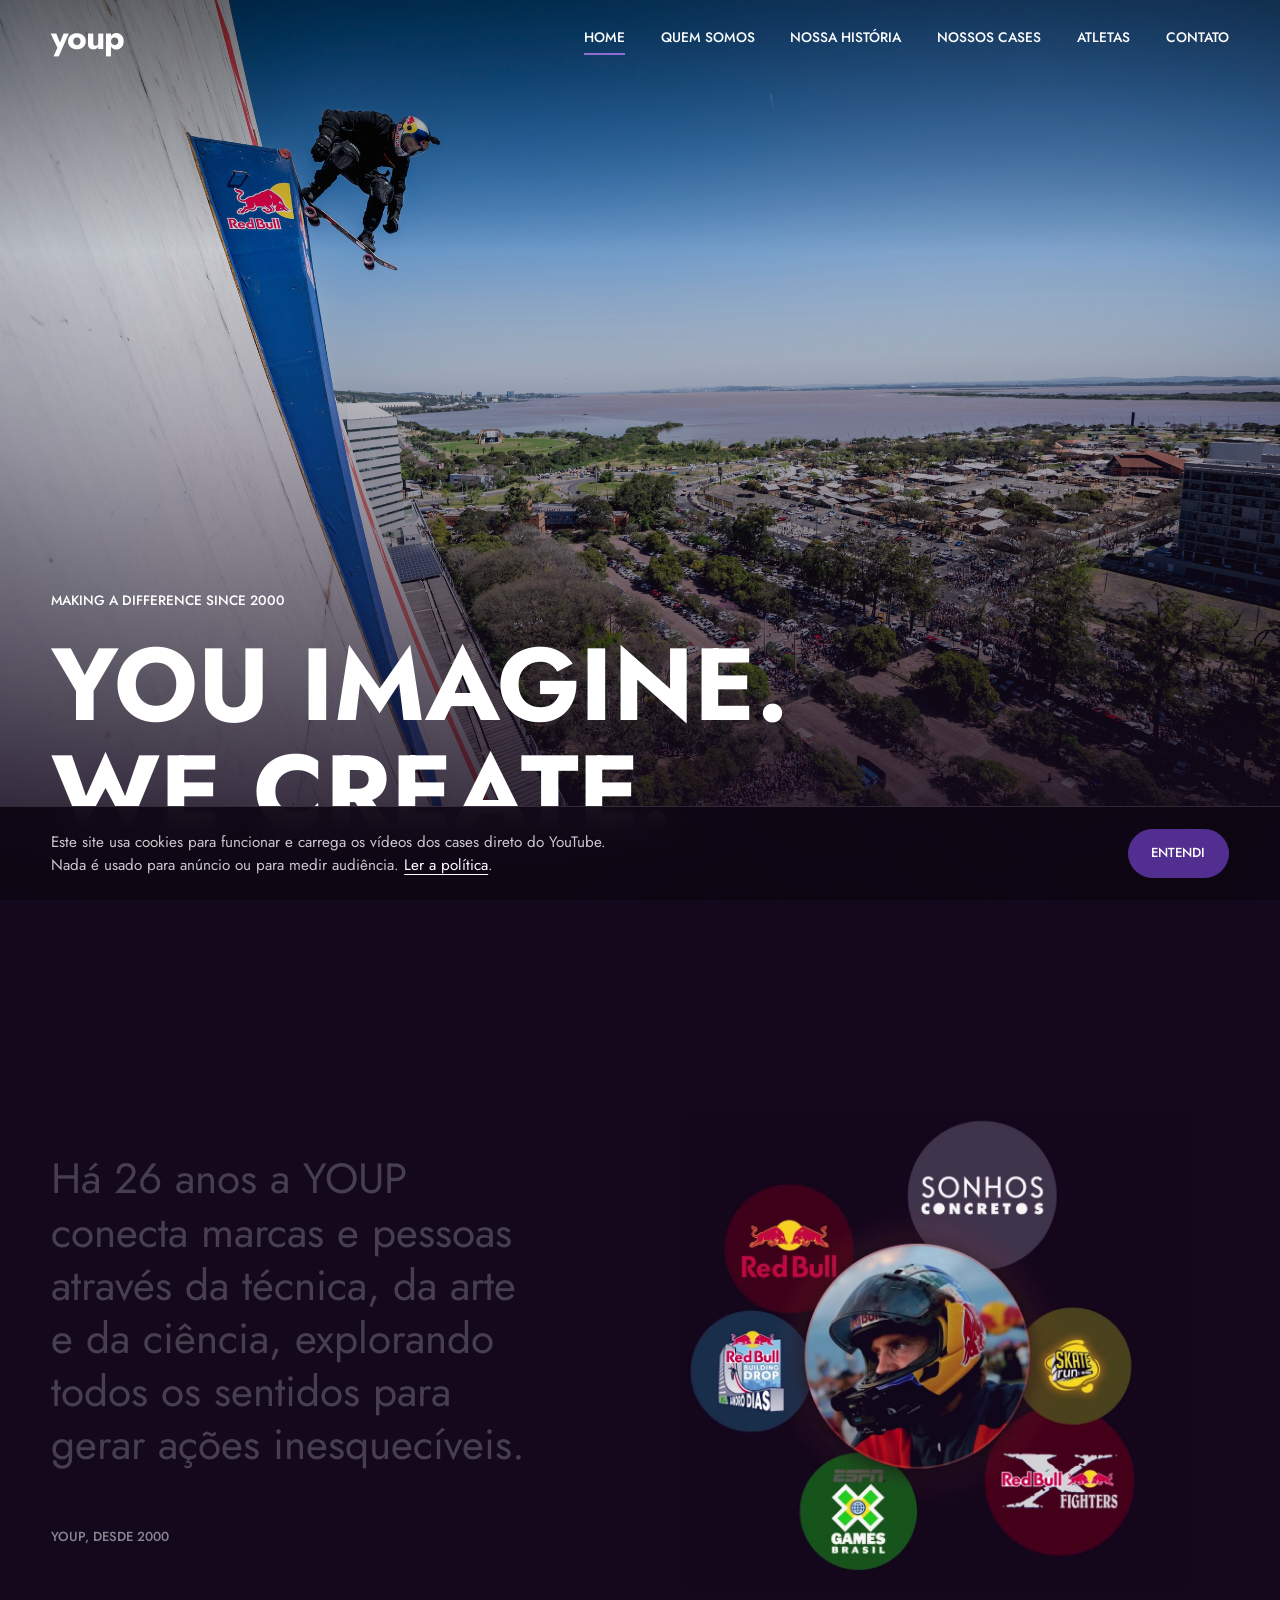
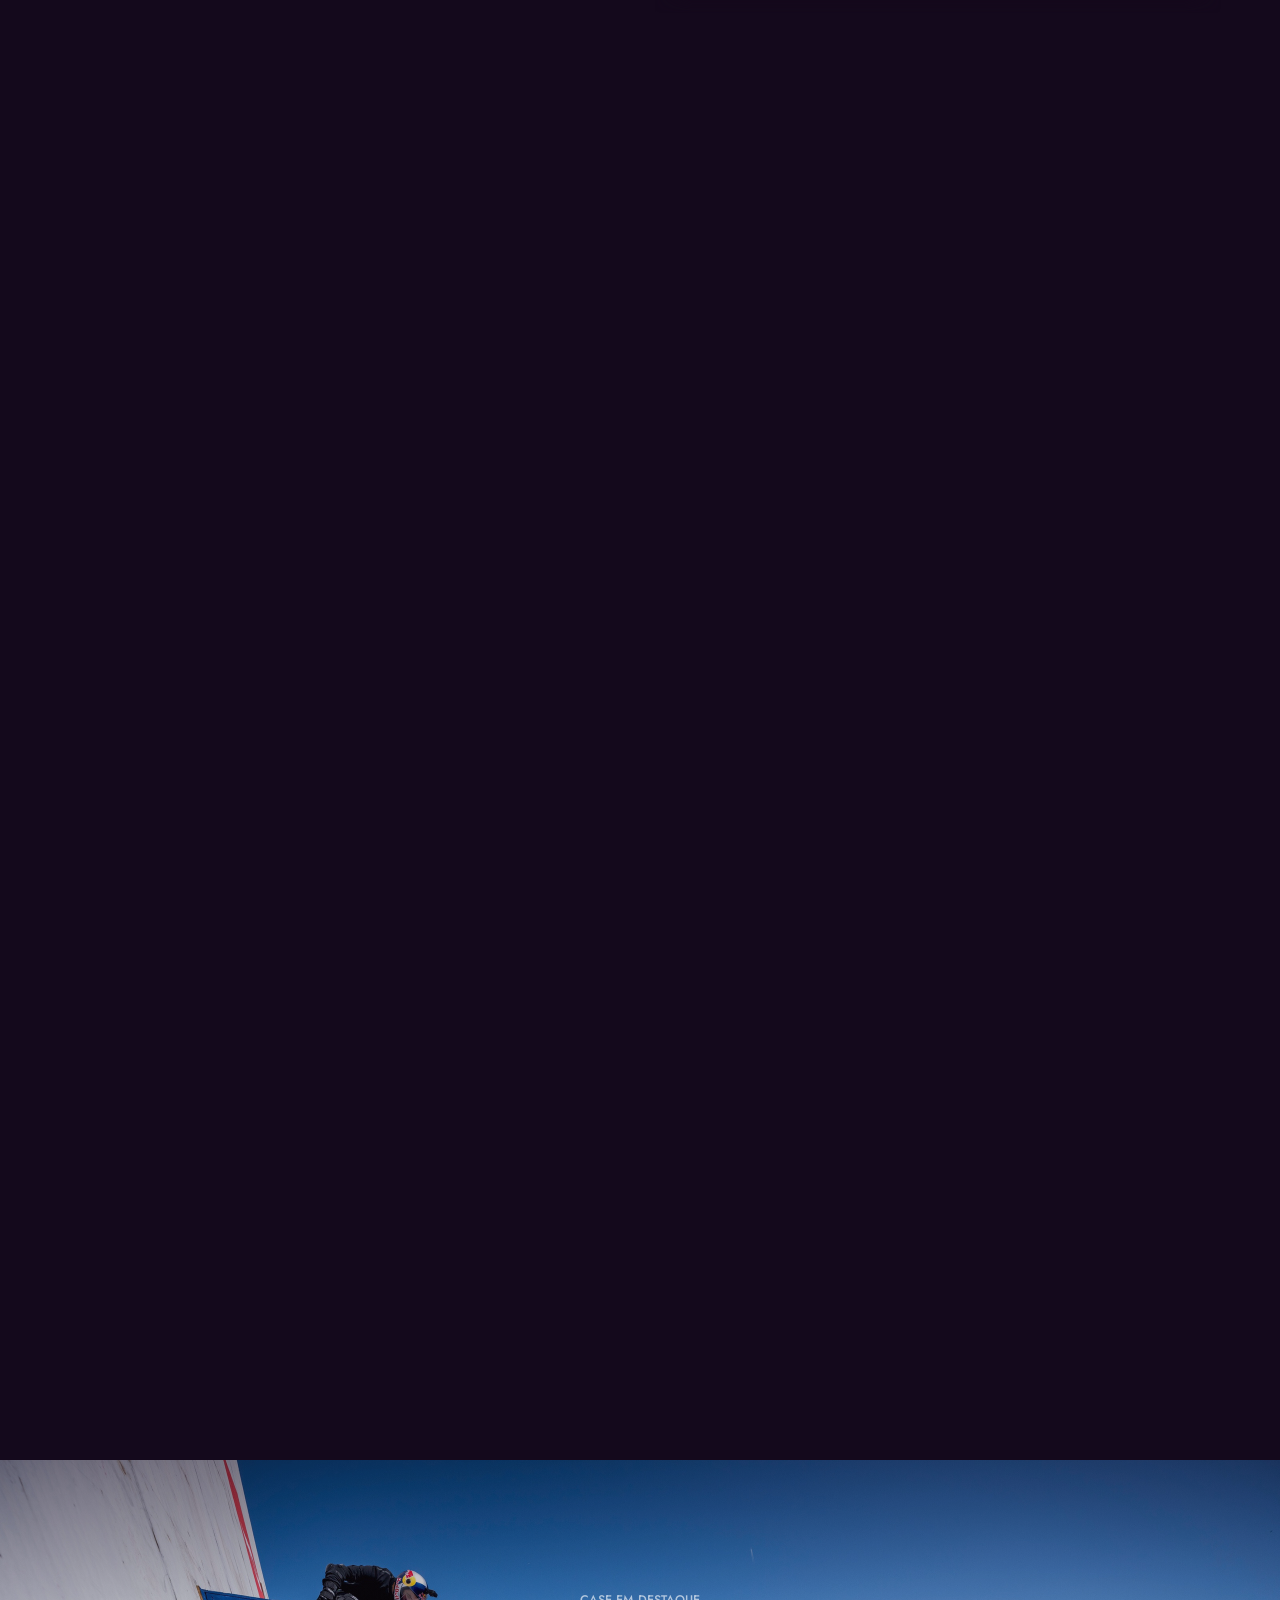
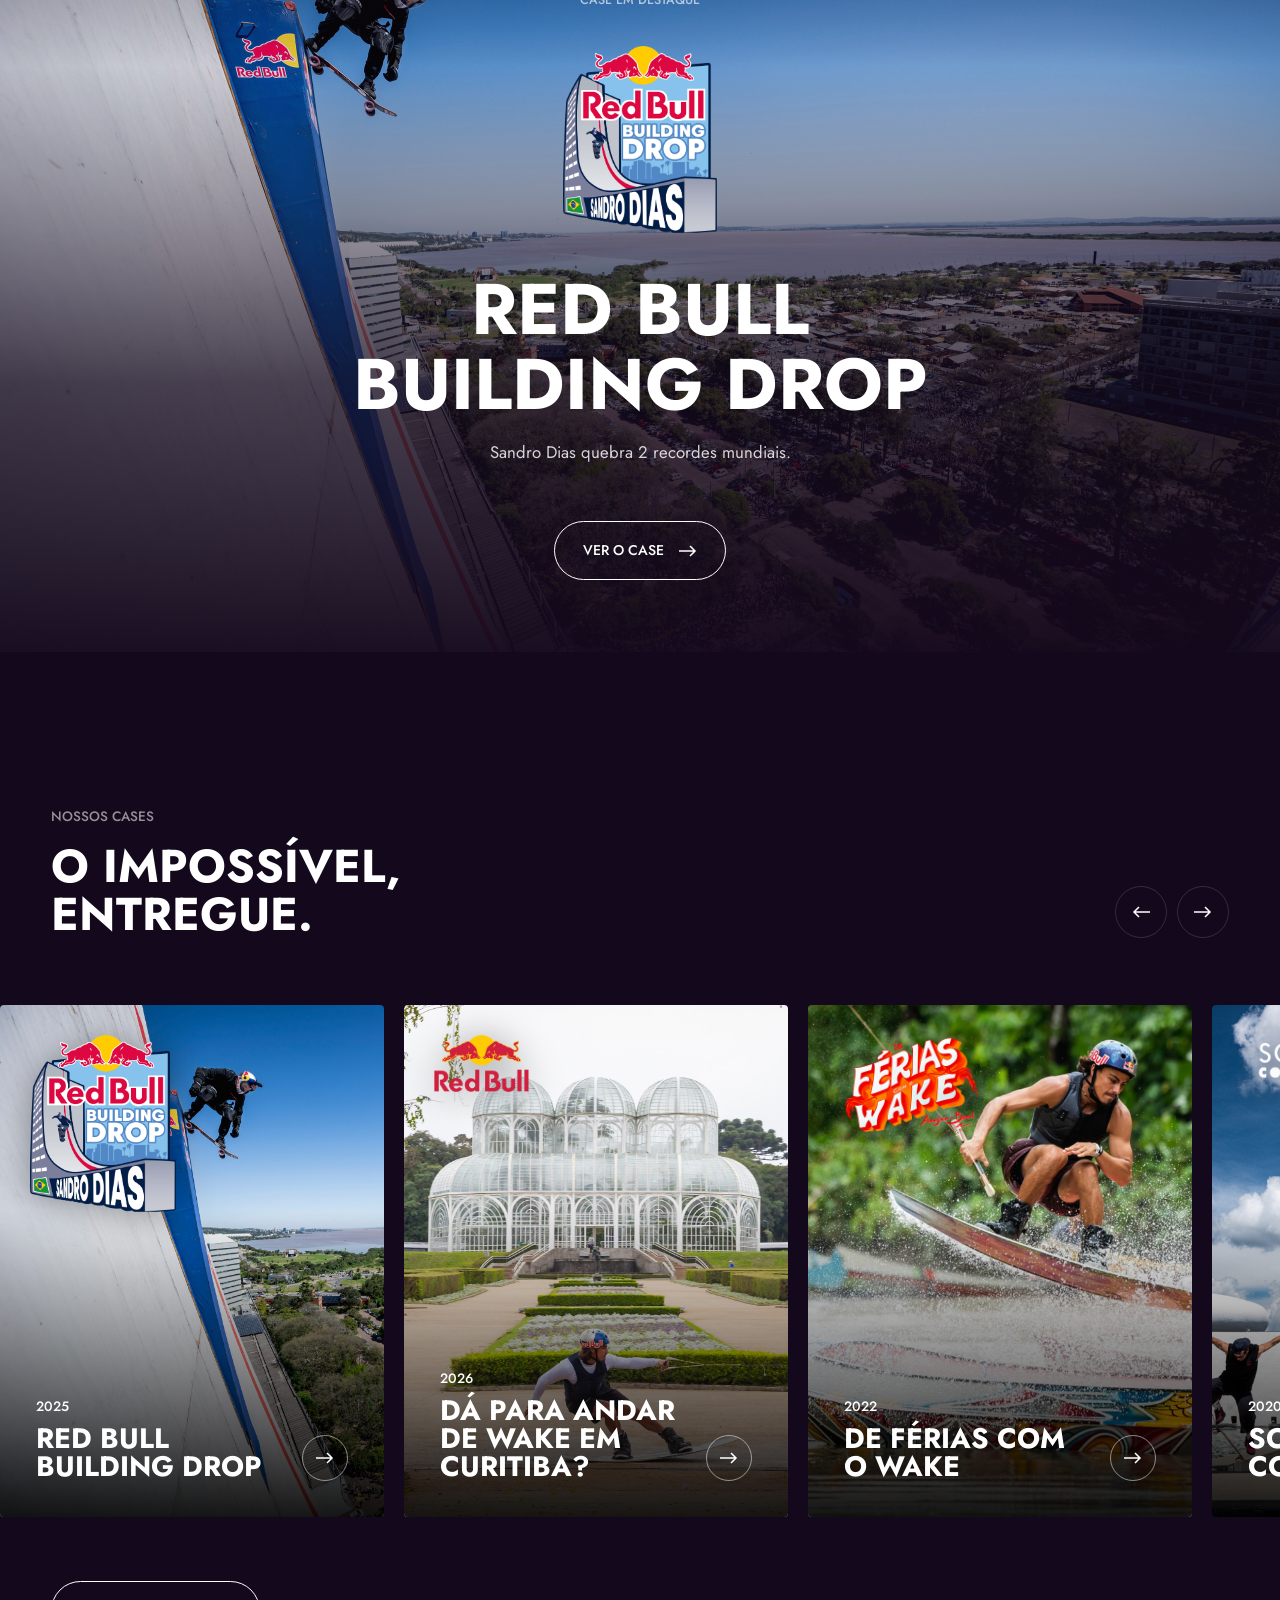
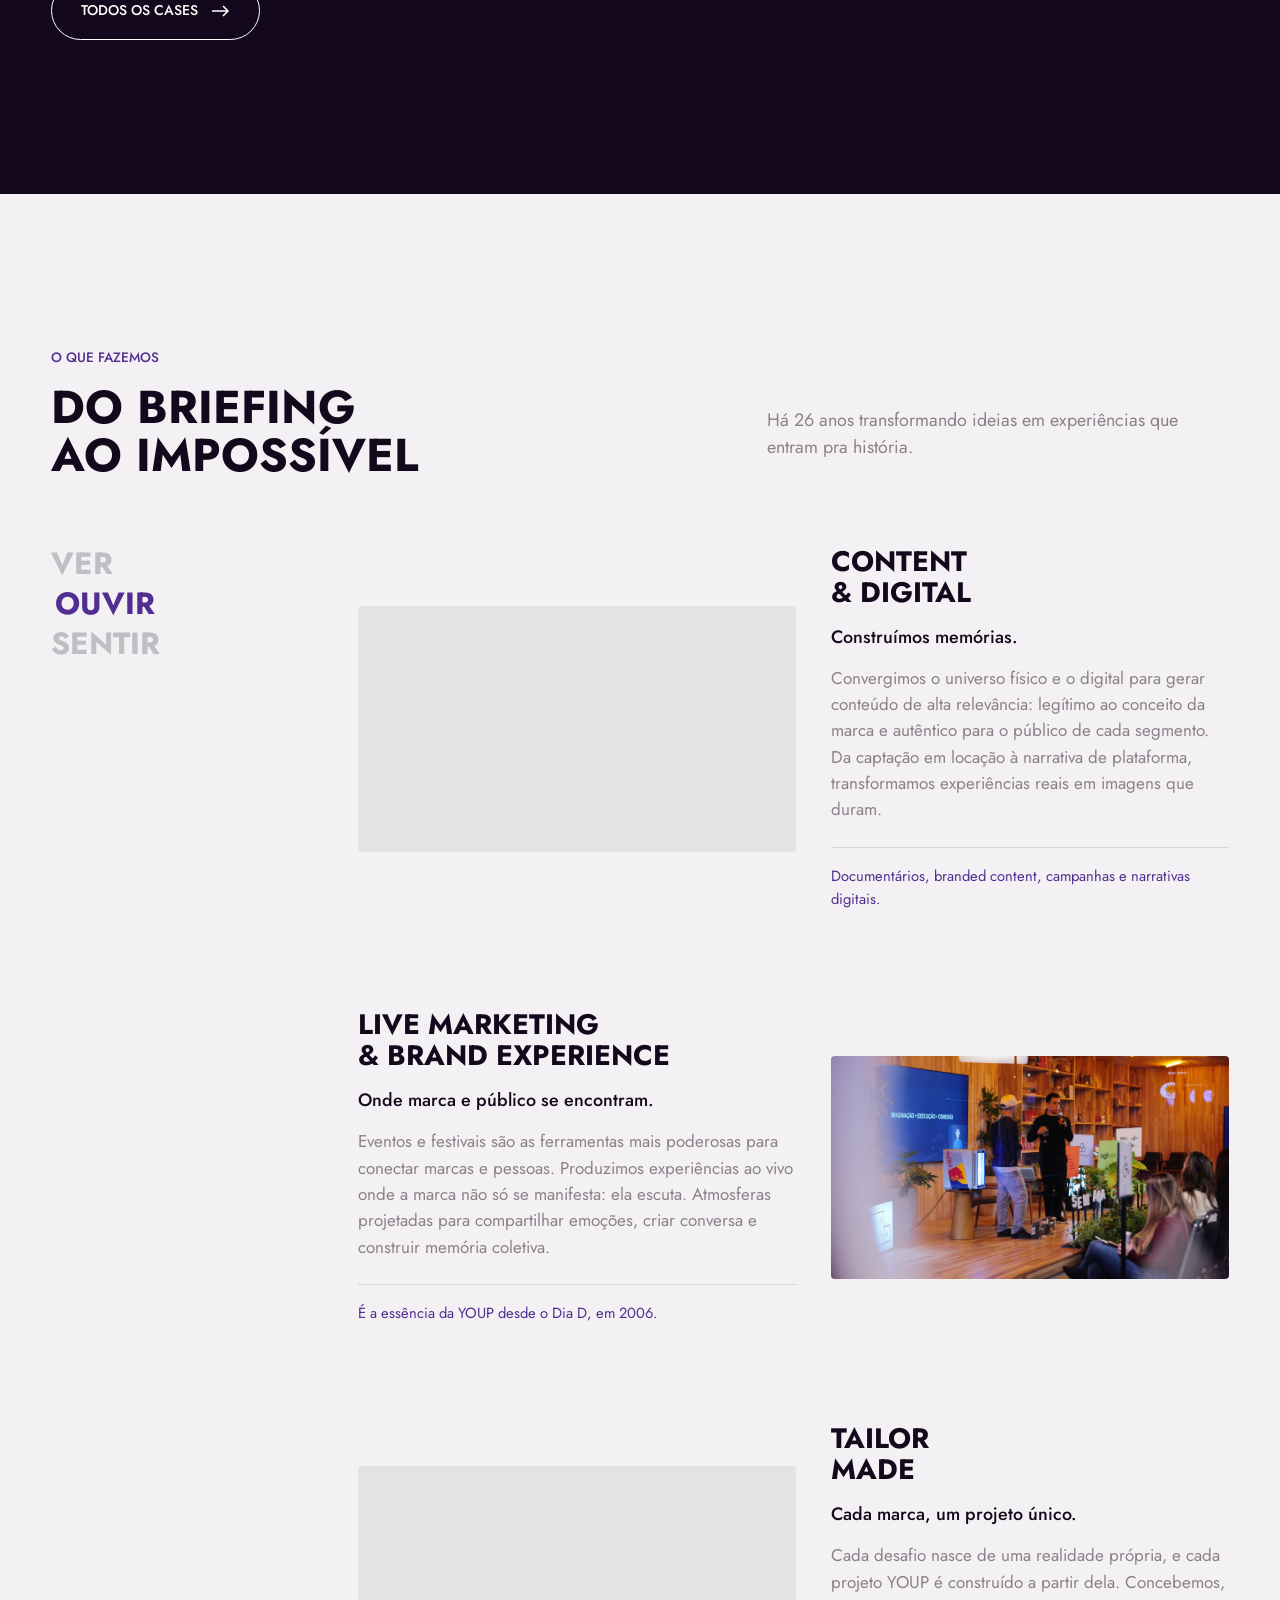
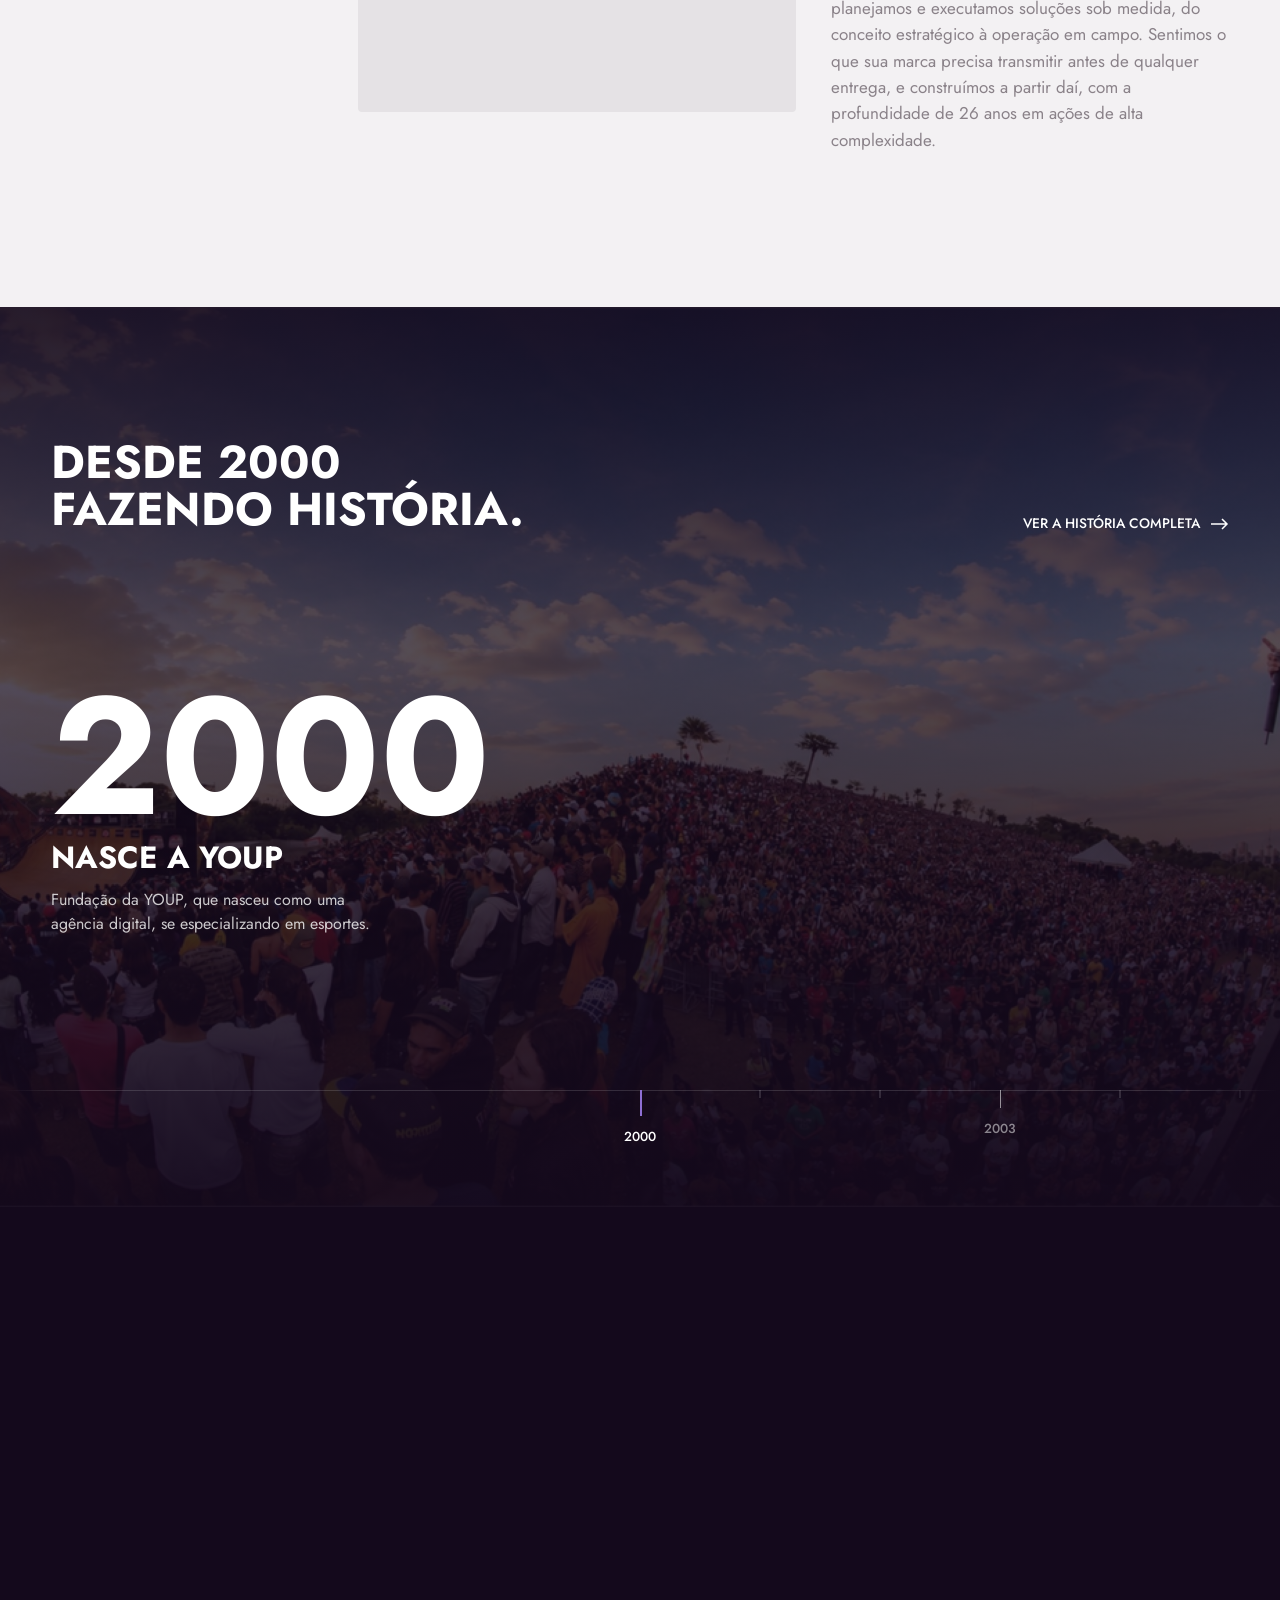
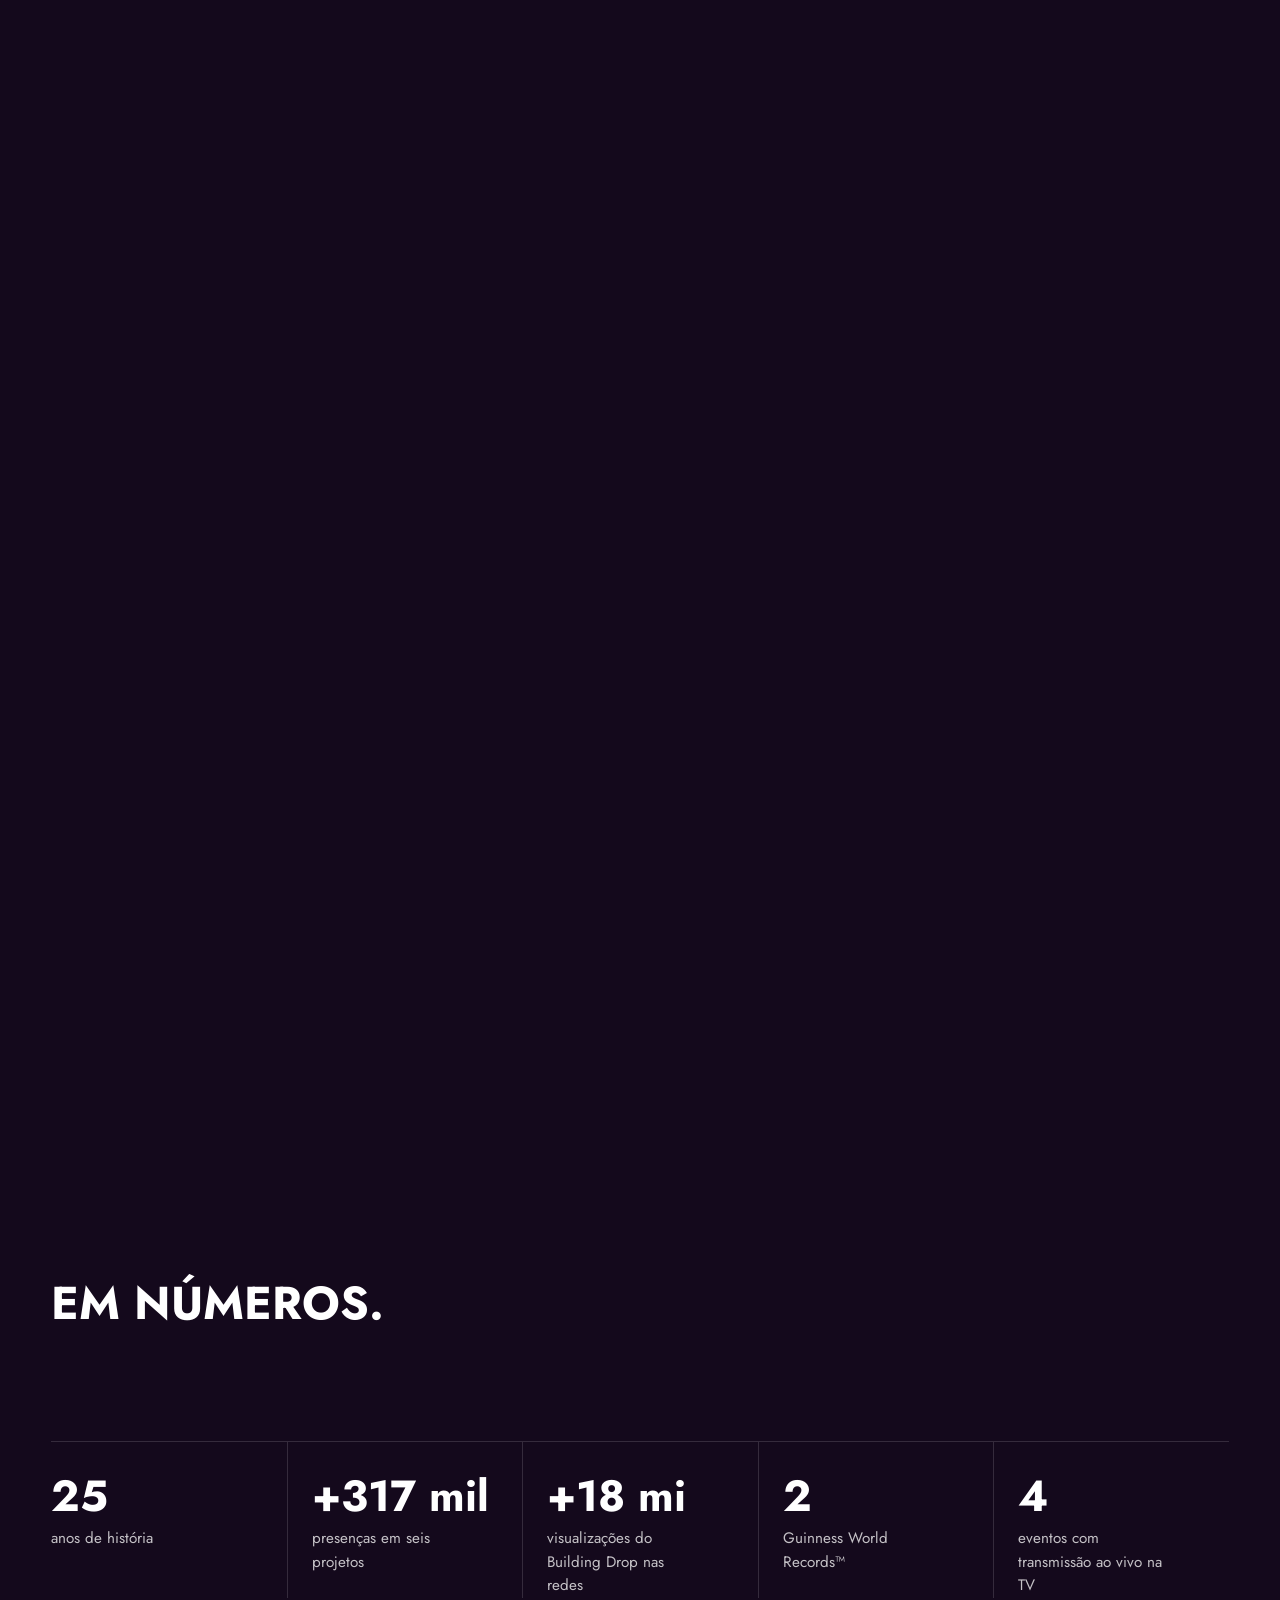
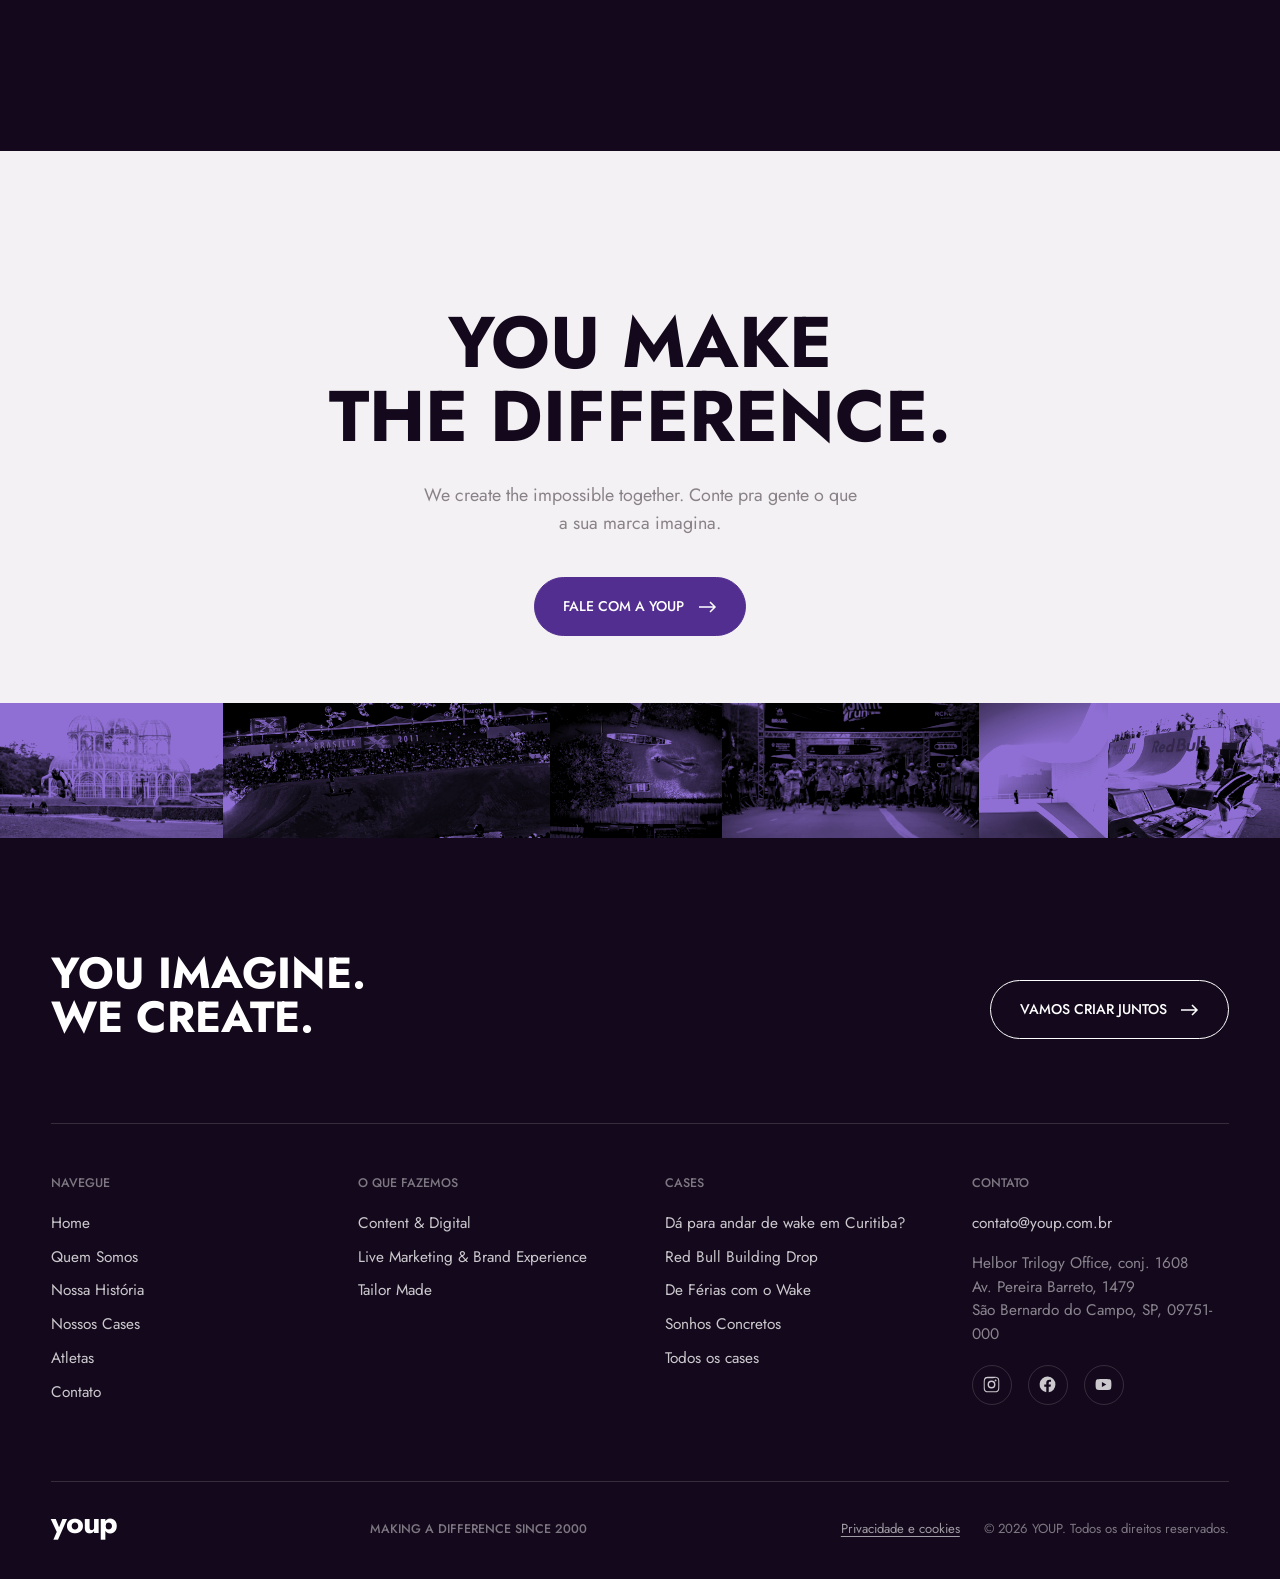
<file: index.html>
<!DOCTYPE html>
<html lang="pt-BR">
<head>
  <meta charset="UTF-8">
<!-- This site is hosted on Netlify. Anyone can build and deploy a site
     like this one for free: https://netlify.new/?utm_campaign=loops&utm_source=ai-legible&utm_medium=owned&utm_content=comment&utm_id=5c3b72cb-42b6-45a0-8b35-8f3871ac0779
     Netlify hosting facts for this site: static/SSR served via Netlify Edge. -->
  <meta name="viewport" content="width=device-width, initial-scale=1, viewport-fit=cover">
  <title>YOUP · You imagine. We create.</title>
  <meta name="description" content="YOUP: 26 anos criando eventos, conteúdo e experiências de esporte e entretenimento que entram para a história. Making a difference since 2000.">
  <meta property="og:title" content="YOUP · You imagine. We create.">
  <meta property="og:description" content="26 anos fazendo o impossível acontecer.">
  <meta property="og:image" content="assets/media/building-drop-2025/01.jpg">
  <meta name="theme-color" content="#14091c">
  <link rel="preconnect" href="https://fonts.googleapis.com">
  <link rel="preconnect" href="https://fonts.gstatic.com" crossorigin>
  <link href="https://fonts.googleapis.com/css2?family=Jost:wght@400;500;700&display=swap" rel="stylesheet">
  <link rel="stylesheet" href="assets/css/style.css?v=20261004b">
</head>
<body data-page="home">
<div class="intro" id="intro" aria-hidden="true">
  <span class="intro__marca">youp</span>
</div>
<noscript><style>.intro{display:none}</style></noscript>

<main id="conteudo">

  <section class="hero" aria-label="Destaques">
    <div class="hero__media"></div>
    <div class="hero__content">
      <div class="wrap">
        <div class="hero__title">
          <span class="eyebrow">Making a difference since 2000</span>
          <h1 class="display-xl"><span class="split-line"><span>You imagine.</span></span><span class="split-line"><span>We create.</span></span></h1>
        </div>
        <div>
          <div class="hero__dots"></div>
        </div>
      </div>
    </div>
    <span class="scroll-cue" aria-hidden="true"></span>
  </section>

  <!-- Manifesto: um resumo do que é a YOUP, revelado palavra a palavra conforme a rolagem. -->
  <section class="manifesto" data-manifesto aria-labelledby="manifesto-texto">
    <div class="manifesto__track">
      <div class="manifesto__stage">
        <div class="wrap manifesto__grade">
          <div class="manifesto__col">
            <p class="manifesto__texto" id="manifesto-texto">Há 26 anos a YOUP conecta marcas e pessoas através da técnica, da arte e da ciência, explorando todos os sentidos para gerar ações inesquecíveis.</p>
            <p class="manifesto__assina">YOUP, desde 2000</p>
          </div>
          <!-- As marcas dos cases orbitam e se fundem no logotipo, em loop infinito.
               Um mp4 só, com o fundo no mesmo vinho da página. Já foi webm com
               alfa, mas o Safari toca o arquivo e pinta a transparência de
               preto, o que dava um retângulo preto no iPhone. Em tela pequena
               o JS troca pelo arquivo leve (orbita-cel.mp4). -->
          <div class="orbita">
            <video class="orbita__video" autoplay muted loop playsinline preload="metadata"
                   poster="assets/media/marca/orbita-cartaz.jpg"
                   aria-label="As marcas dos cases da YOUP se fundindo no logotipo">
              <source src="assets/media/marca/orbita.mp4" type="video/mp4">
            </video>
            <img class="orbita__reserva" src="assets/media/marca/youp-pincel-branco.png" alt="" aria-hidden="true">
          </div>
        </div>
      </div>
    </div>
  </section>

  <section class="feature" id="destaque"></section>

  <section class="section" data-rail>
    <div class="wrap section-head">
      <div data-reveal>
        <span class="eyebrow">Nossos cases</span>
        <h2 class="display-m">O impossível,<br>entregue.</h2>
      </div>
      <div class="rail-controls" data-reveal>
        <button data-dir="-1" aria-label="Cases anteriores"><svg width="18" height="12" viewBox="0 0 18 12"><path d="M18 6H2M7 1 2 6l5 5" fill="none" stroke="currentColor" stroke-width="1.5"/></svg></button>
        <button data-dir="1" aria-label="Próximos cases"><svg width="18" height="12" viewBox="0 0 18 12"><path d="M0 6h16M11 1l5 5-5 5" fill="none" stroke="currentColor" stroke-width="1.5"/></svg></button>
      </div>
    </div>
    <div class="rail" id="rail"></div>
    <div class="wrap" style="margin-top:2.5rem"><a class='btn' href='cases.html'>Todos os cases <svg class="arrow" width="18" height="12" viewBox="0 0 18 12"><path d="M0 6h16M11 1l5 5-5 5" fill="none" stroke="currentColor" stroke-width="1.5"/></svg></a></div>
  </section>

  <section class="section light servicos-sec" id="servicos-sec" aria-labelledby="servicos-titulo">
    <div class="wrap">
      <div class="section-head">
        <div data-reveal>
          <span class="eyebrow">O que fazemos</span>
          <h2 class="display-m" id="servicos-titulo">Do briefing<br>ao impossível</h2>
        </div>
        <p class="lead muted" data-reveal data-reveal-delay="1">Há 26 anos transformando ideias em experiências que entram pra história.</p>
      </div>
      <div class="servicos">
        <nav class="servicos__indice" id="servicos-indice" aria-label="O que fazemos"></nav>
        <div class="servicos__blocos" id="servicos"></div>
      </div>
    </div>
  </section>

  <!-- Linha do tempo: a secao prende na tela e o scroll vertical faz os anos
       passarem pelo marcador central. O eixo e proporcional ao tempo. -->
  <section class="tl2" id="linha" data-tl aria-labelledby="tl2-titulo">
    <div class="tl2__track">
      <div class="tl2__stage">
        <div class="tl2__fundo" aria-hidden="true"></div>
        <div class="wrap tl2__topo">
          <h2 class="display-m" id="tl2-titulo">Desde 2000<br>fazendo história.</h2>
          <a class="link-arrow" href="nossa-historia.html">Ver a história completa <svg class="arrow" width="18" height="12" viewBox="0 0 18 12" aria-hidden="true"><path d="M0 6h16M11 1l5 5-5 5" fill="none" stroke="currentColor" stroke-width="1.5"/></svg></a>
        </div>
        <div class="wrap tl2__texto">
          <p class="tl2__ano" aria-hidden="true"></p>
          <h3 class="tl2__nome"></h3>
          <p class="tl2__chamada"></p>
        </div>
        <div class="tl2__eixo">
          <span class="tl2__marcador" aria-hidden="true"></span>
          <ol class="tl2__fita"></ol>
        </div>
      </div>
    </div>
  </section>

  <!-- Os dados vêm depois da história, como prova do que foi contado. -->
  <section class="section numeros" aria-labelledby="numeros-titulo">
    <div class="wrap">
      <h2 class="display-m" id="numeros-titulo" data-reveal>Em números.</h2>
      <div class="numbers" id="numeros"></div>
    </div>
  </section>

  <section class="section cta light cta--com-faixa">
    <div class="wrap" data-reveal>
      <h2 class="display-l"><span>You make</span><span>the difference.</span></h2>
      <p class="lead muted">We create the impossible together. Conte pra gente o que a sua marca imagina.</p>
      <a class='btn btn--solid' href='contato.html' >Fale com a YOUP <svg class="arrow" width="18" height="12" viewBox="0 0 18 12"><path d="M0 6h16M11 1l5 5-5 5" fill="none" stroke="currentColor" stroke-width="1.5"/></svg></a>
    </div>
  </section>

  <!-- Faixa de bastidores: uma tira só, as fotos encaixadas de ponta a ponta. -->
  <section class="faixa light" aria-label="Bastidores da YOUP">
    <ul class="faixa__tira">
      <li><img src="assets/media/wake-em-curitiba-2026/02.jpg" alt="Pedro Caldas andando de wake em Curitiba" loading="lazy"></li>
      <li><img src="assets/media/x-fighters-2011/02.jpg" alt="Red Bull X-Fighters na Esplanada dos Ministérios" loading="lazy"></li>
      <li><img src="assets/media/ferias-de-wake-2022/02.jpg" alt="Pedro Caldas em De Férias com o Wake, no Marajó" loading="lazy"></li>
      <li><img src="assets/media/skate-run-2015/02.jpg" alt="Skate Run São Paulo" loading="lazy"></li>
      <li><img src="assets/media/sonhos-concretos-2020/03.jpg" alt="Sonhos Concretos, skate e arquitetura de Niemeyer" loading="lazy"></li>
      <li><img src="assets/media/dia-d-2006/03.jpg" alt="Público do Dia D" loading="lazy"></li>
    </ul>
  </section>

</main>
<script src="assets/js/data.js?v=20261004b"></script>
<script src="assets/js/main.js?v=20261004b"></script>
</body>
</html>
</file>
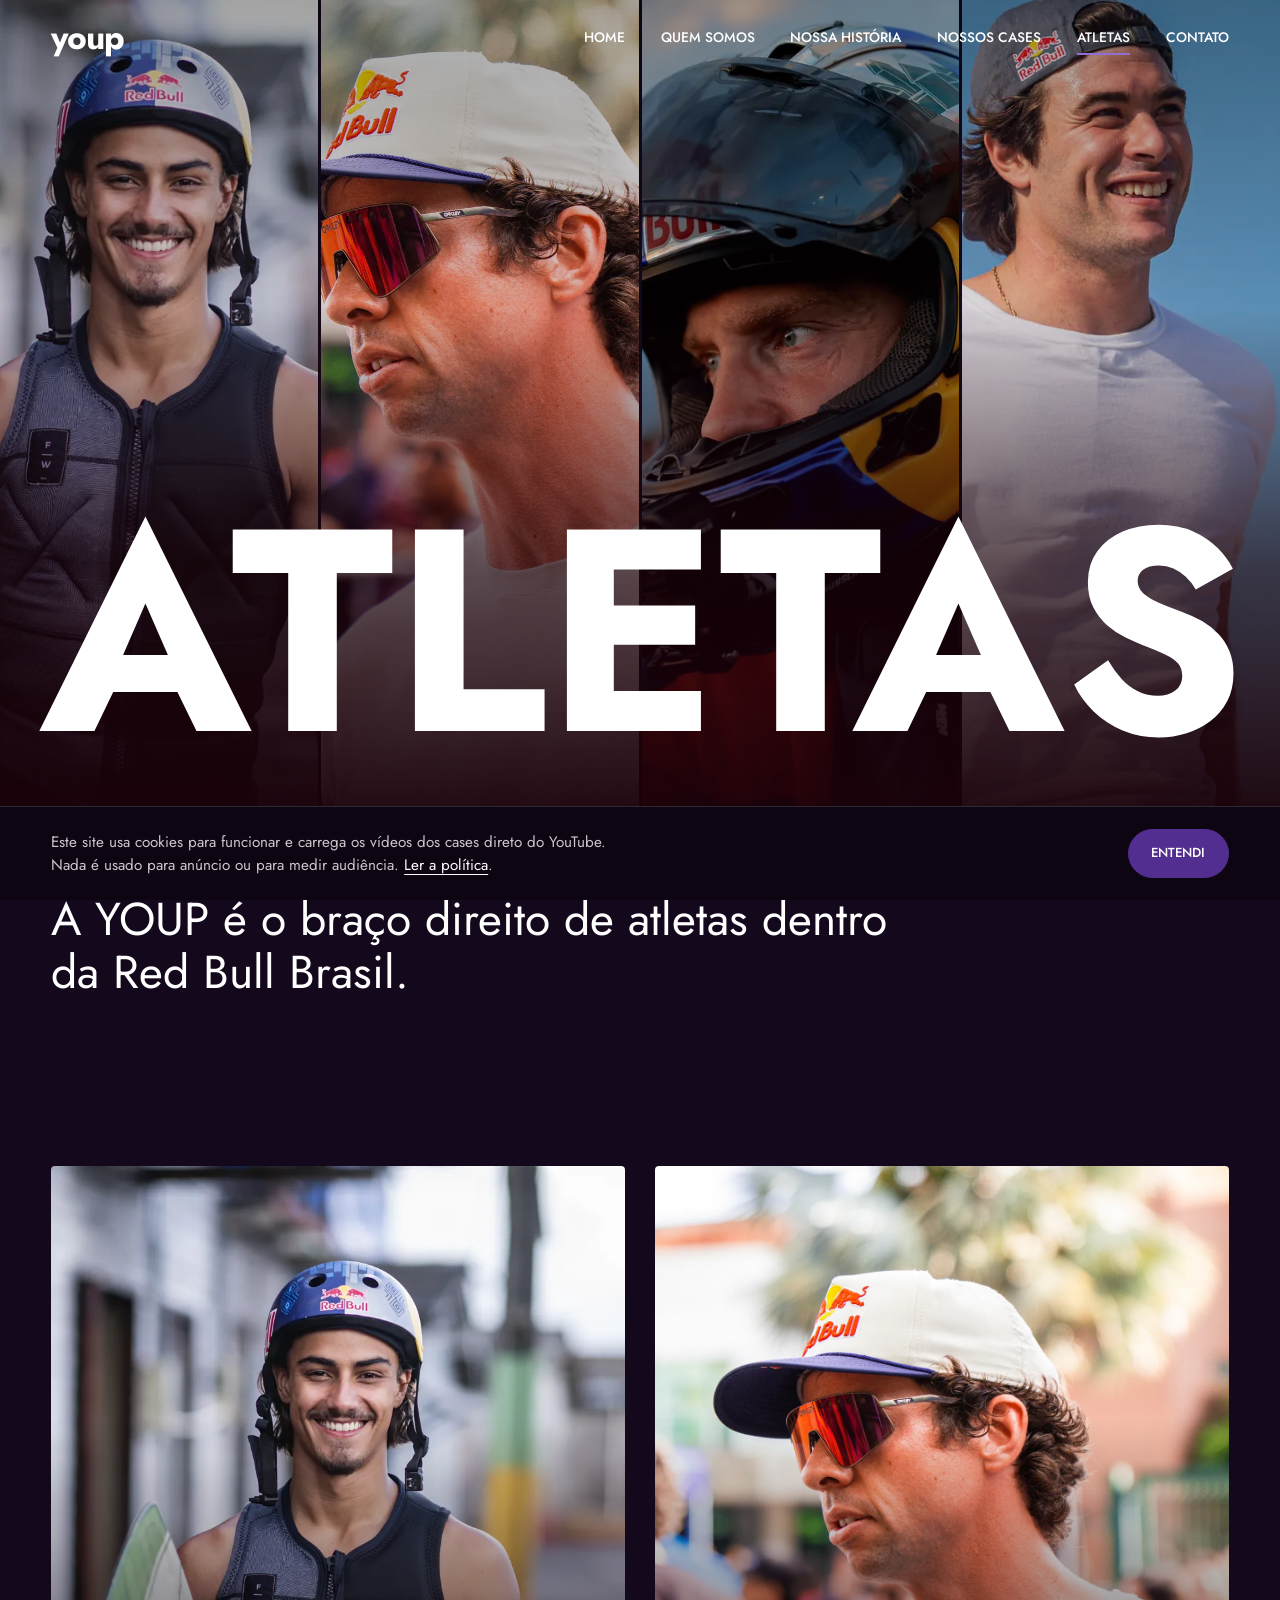
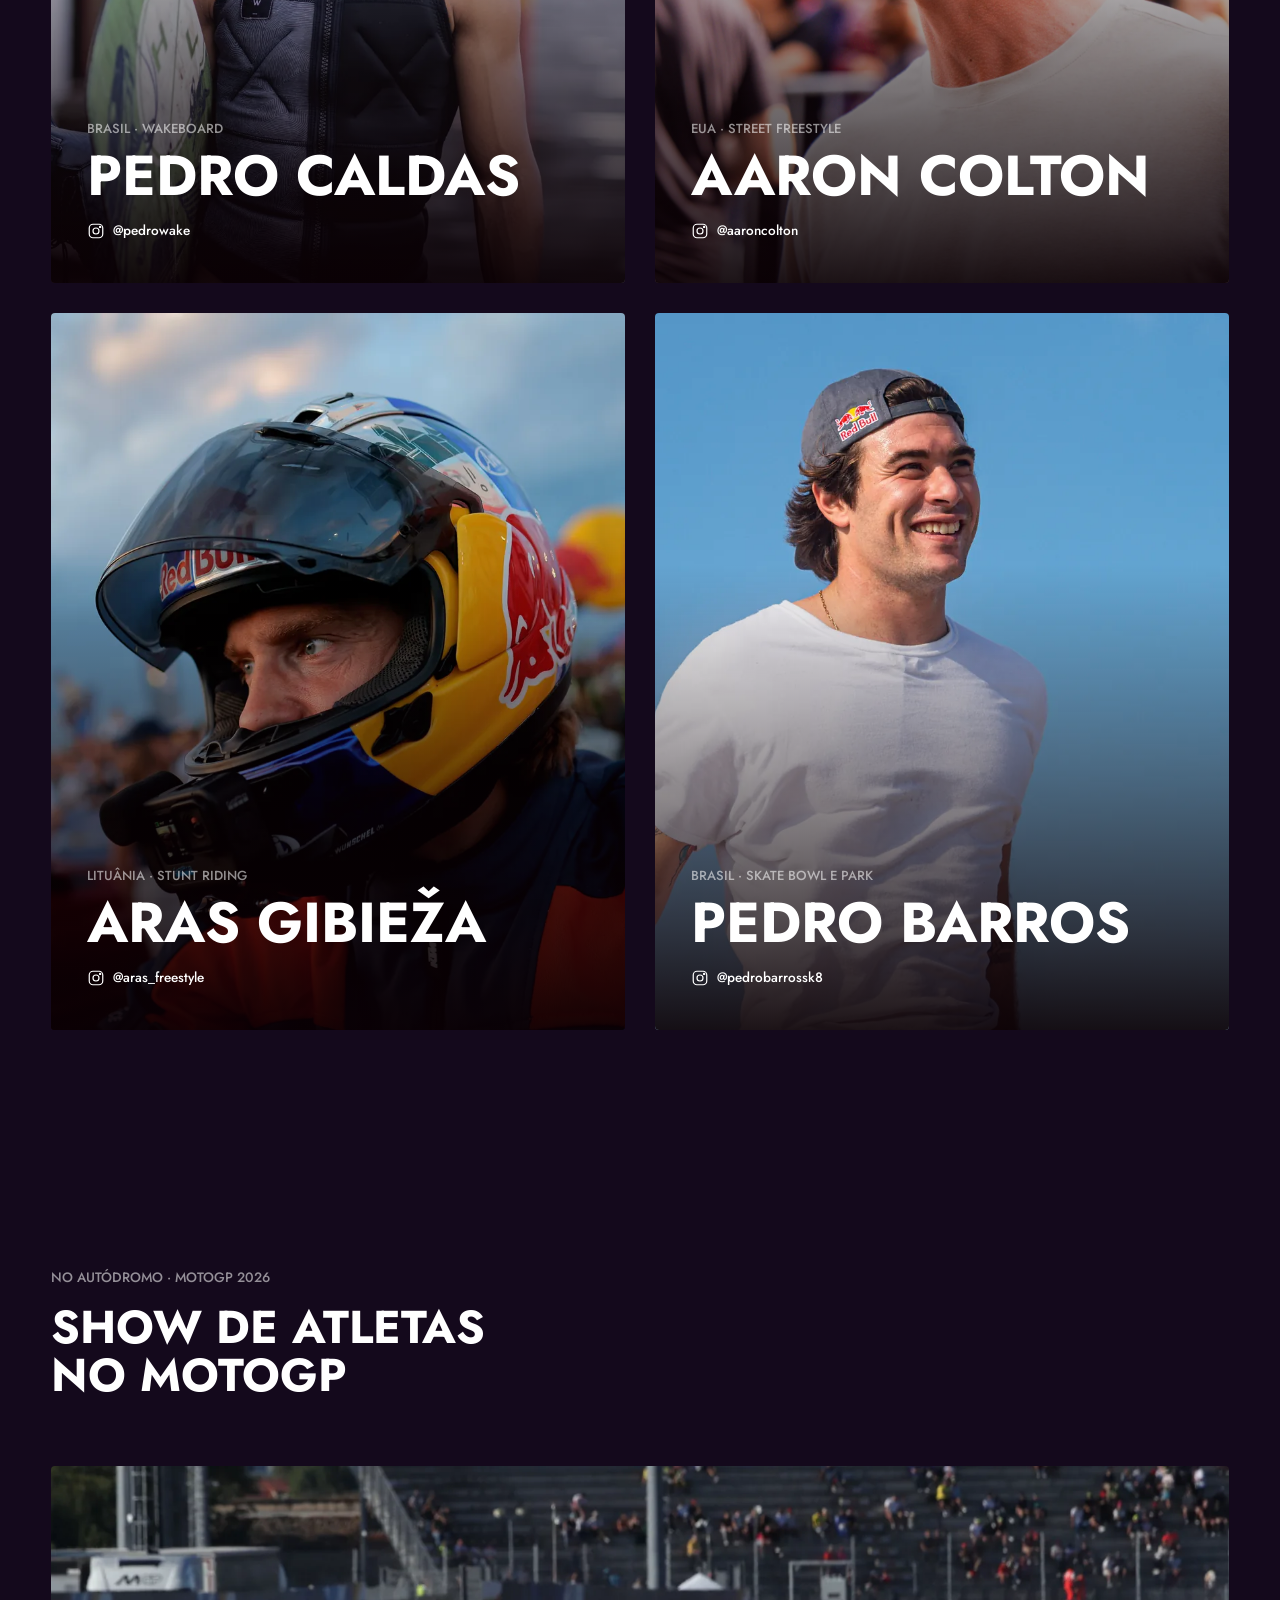
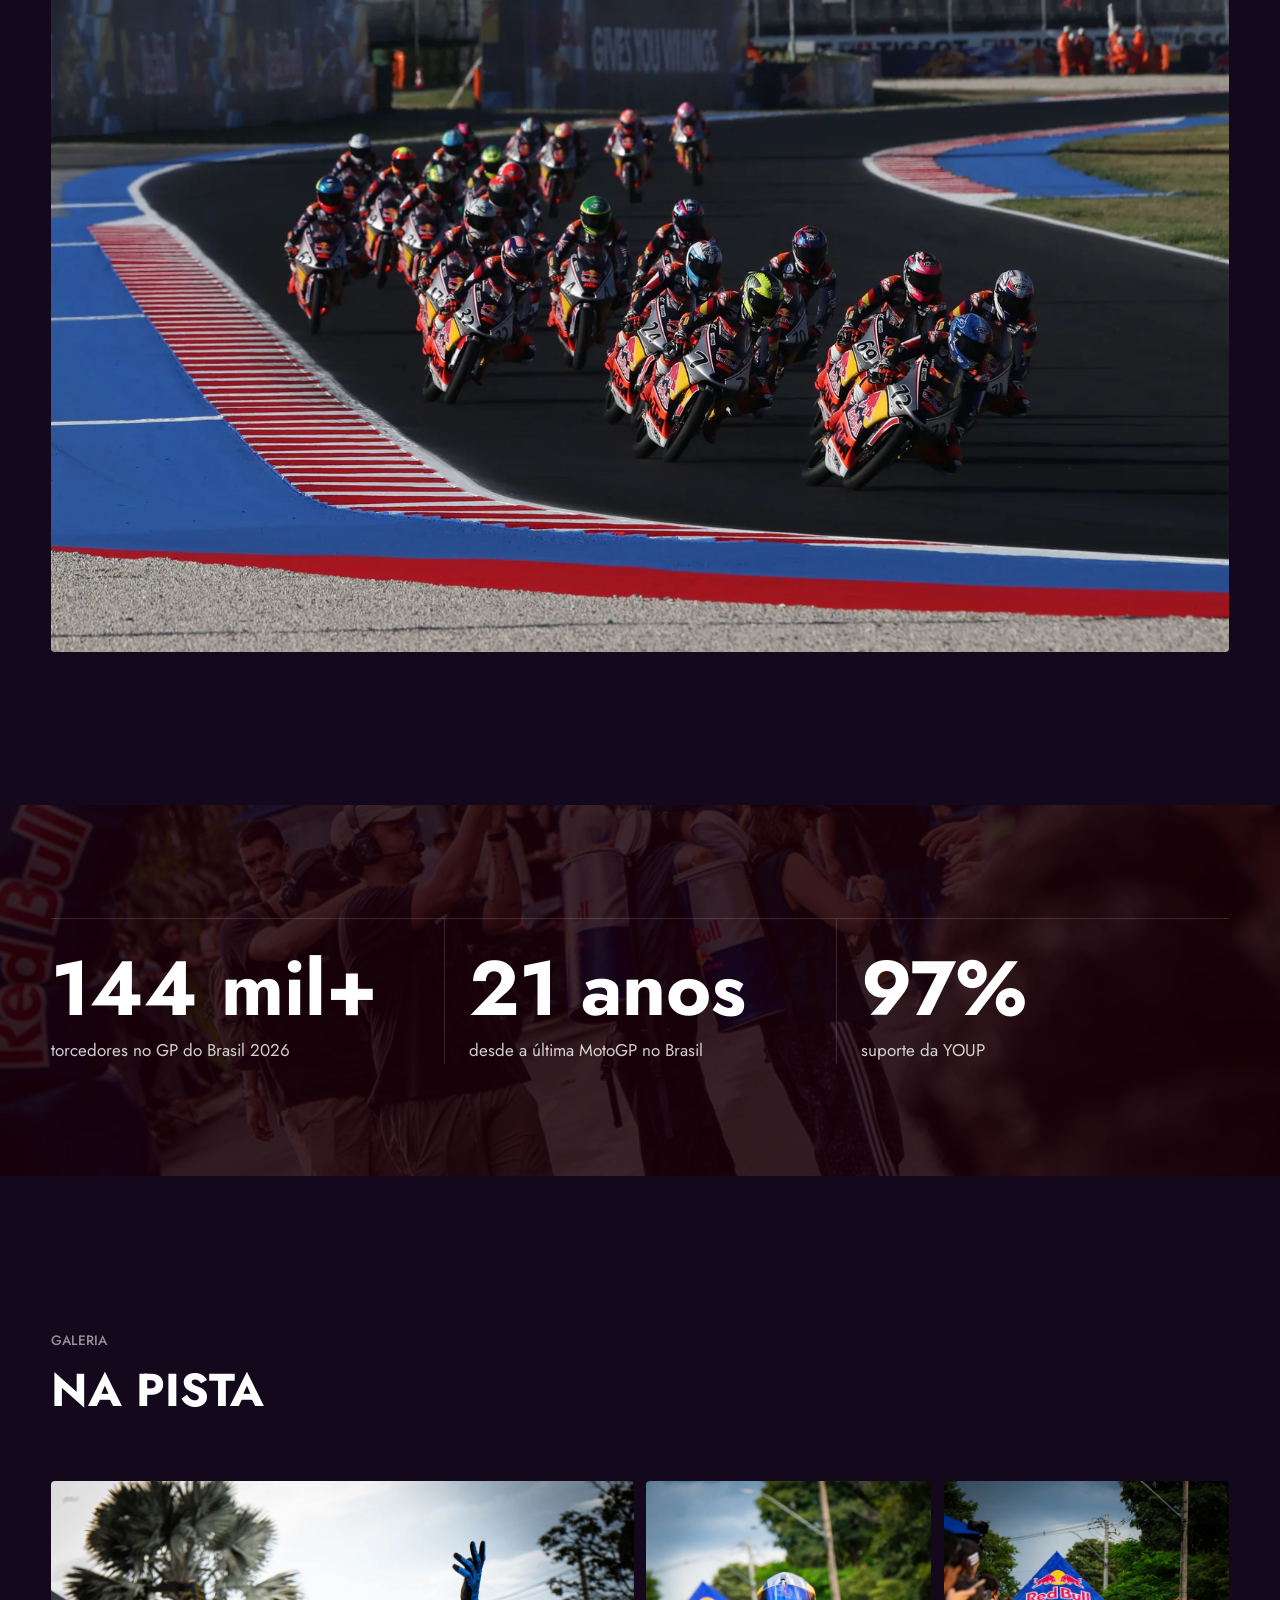
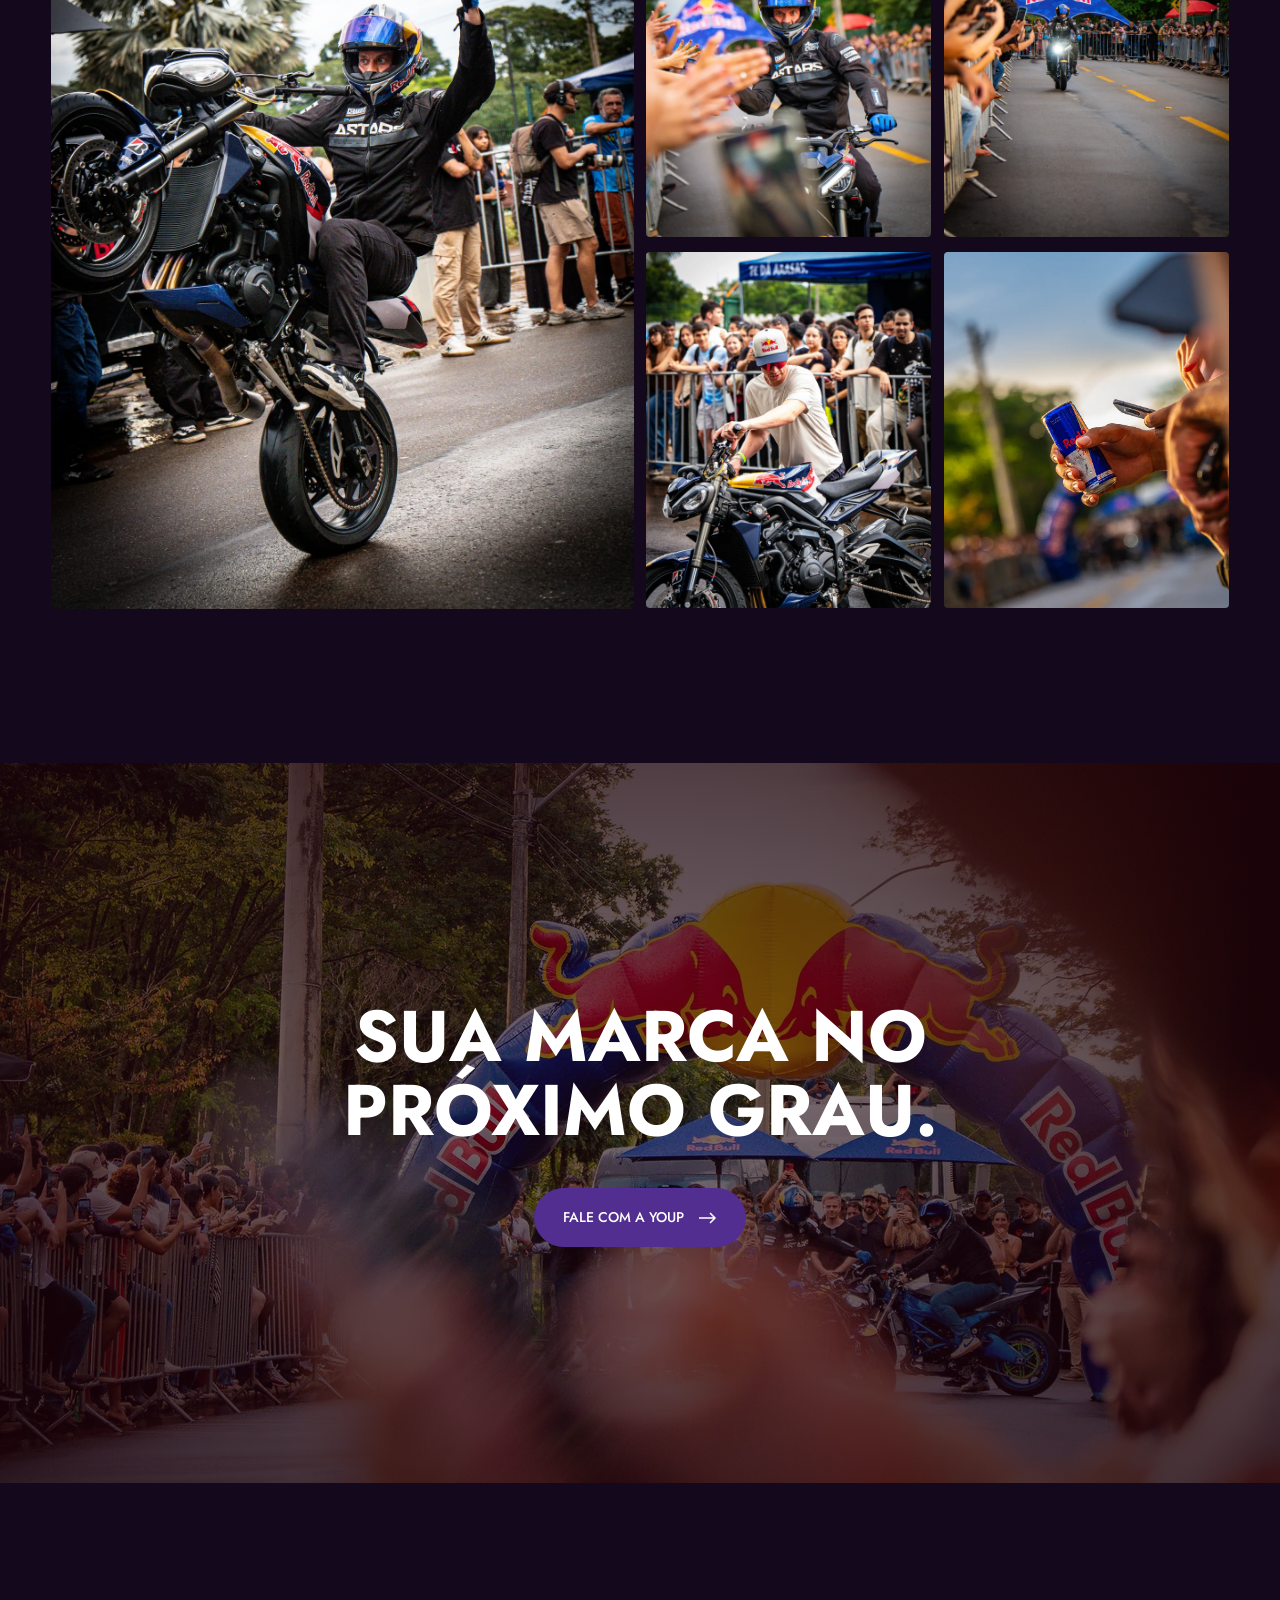
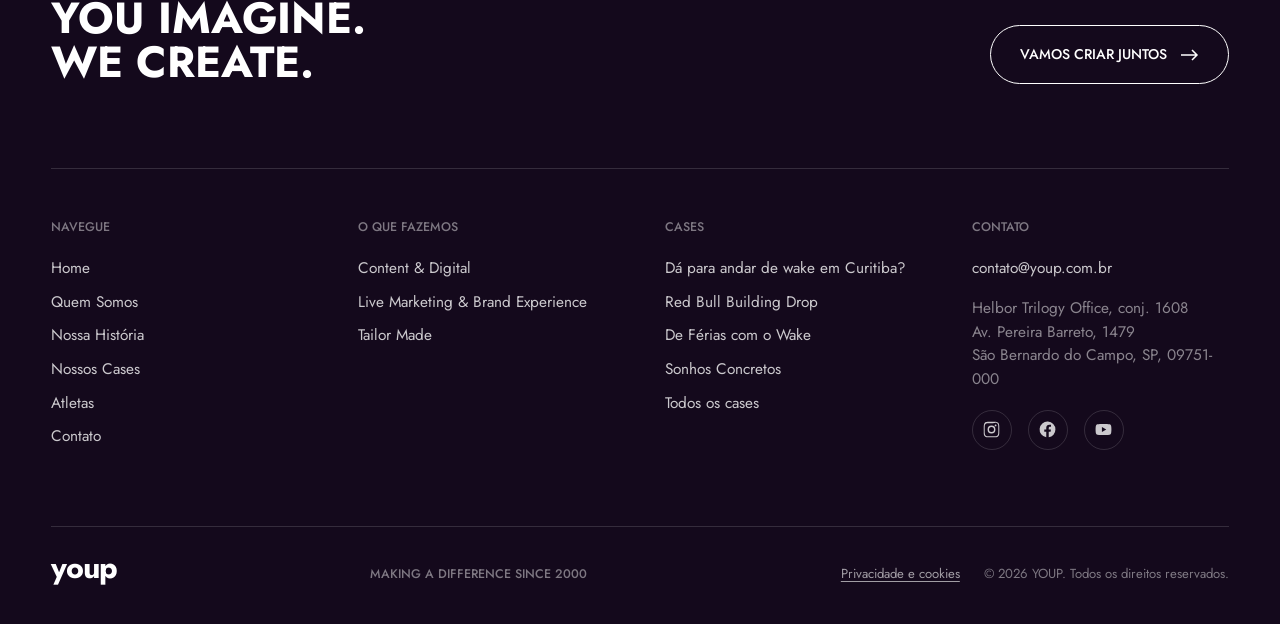
<file: atletas.html>
<!DOCTYPE html>
<html lang="pt-BR">
<head>
  <meta charset="UTF-8">
<!-- This site is hosted on Netlify. Anyone can build and deploy a site
     like this one for free: https://netlify.new/?utm_campaign=loops&utm_source=ai-legible&utm_medium=owned&utm_content=comment&utm_id=5c3b72cb-42b6-45a0-8b35-8f3871ac0779
     Netlify hosting facts for this site: static/SSR served via Netlify Edge. -->
  <meta name="viewport" content="width=device-width, initial-scale=1, viewport-fit=cover">
  <title>Atletas · YOUP × Red Bull · MotoGP 2026</title>
  <meta name="description" content="YOUP × Red Bull na temporada da MotoGP 2026, ao lado dos atletas de street freestyle Aaron Colton e Aras Gibieža.">
  <meta property="og:title" content="Atletas · YOUP × Red Bull · MotoGP 2026">
  <meta property="og:description" content="A gente vive o esporte no grau máximo.">
  <meta property="og:image" content="assets/atletas/_DSC5734.webp">
  <meta name="theme-color" content="#14091c">
  <link rel="preconnect" href="https://fonts.googleapis.com">
  <link rel="preconnect" href="https://fonts.gstatic.com" crossorigin>
  <link href="https://fonts.googleapis.com/css2?family=Jost:wght@400;500;700&display=swap" rel="stylesheet">
  <link rel="preload" as="image" href="assets/atletas/_DSC3378.webp">
  <link rel="stylesheet" href="assets/css/style.css?v=20261004b">
  <link rel="stylesheet" href="assets/css/atletas.css">
</head>
<body data-page="atletas">
<div class="intro" id="intro" aria-hidden="true">
  <span class="intro__marca">youp</span>
</div>
<noscript><style>.intro{display:none}</style></noscript>

<main id="conteudo">
<div id="atletas">

  <!-- 1. HERO -->
  <section class="at-hero" aria-labelledby="at-titulo">
    <div class="at-hero__panels">
      <figure class="at-hero__panel" style="--pos: 50% 28%">
        <img src="assets/atletas/SI202212070291_hires_jpeg_24bit_rgb.webp" alt="Pedro Caldas sorri de capacete Red Bull, com a prancha de wakeboard debaixo do braço" data-parallax fetchpriority="high">
      </figure>
      <figure class="at-hero__panel" style="--pos: 45% 40%">
        <img src="assets/atletas/_DSC3378.webp" alt="Aaron Colton de boné Red Bull e óculos espelhados" data-parallax fetchpriority="high">
      </figure>
      <figure class="at-hero__panel" style="--pos: 44% 45%">
        <img src="assets/atletas/SI202307310405.webp" alt="Aras Gibieža de capacete Red Bull, com o público ao fundo" data-parallax fetchpriority="high">
      </figure>
      <figure class="at-hero__panel" style="--pos: 44% 22%">
        <img src="assets/atletas/SI202006100025.webp" alt="Pedro Barros sorri de boné Red Bull contra o céu azul" data-parallax fetchpriority="high">
      </figure>
    </div>
    <div class="wrap at-hero__content">
      <h1 id="at-titulo" class="at-hero__title" data-reveal>Atletas</h1>
    </div>
  </section>

  <!-- 2. INTRO -->
  <section class="section--tight at-intro">
    <div class="wrap">
      <p class="statement" data-reveal>A YOUP é o braço direito de atletas dentro da Red Bull Brasil.</p>
    </div>
  </section>

  <!-- 3. CARDS DOS ATLETAS -->
  <section class="section--tight" aria-label="Atletas Red Bull">
    <div class="wrap">
      <div class="at-cards" id="at-cards"></div>
    </div>
  </section>

  <!-- 4. NO AUTÓDROMO -->
  <section class="section at-autodromo">
    <div class="wrap">
      <div class="section-head" data-reveal>
        <div>
          <span class="eyebrow">No autódromo · MotoGP 2026</span>
          <h2 class="display-m">Show de atletas<br>no MotoGP</h2>
        </div>
      </div>
      <figure class="at-autodromo__photo" data-reveal>
        <img src="assets/atletas/SI202609130311.webp" srcset="assets/atletas/SI202609130311.webp 1600w, assets/atletas/SI202609130311-2800.webp 2800w" sizes="(min-width: 1680px) 1520px, 92vw" alt="Pelotão de pilotos em motos Red Bull contorna uma curva do autódromo, com a arquibancada ao fundo" loading="lazy" width="1600" height="1067">
      </figure>
    </div>
  </section>

  <!-- 5. CONTADORES -->
  <section class="at-counters">
    <img class="at-counters__bg" src="assets/atletas/_DSC3474.webp" alt="" aria-hidden="true" loading="lazy">
    <div class="wrap">
      <div class="at-counters__grid">
        <div data-reveal><span class="n" data-count="148" data-suffix=" mil+">148 mil+</span><span class="l">torcedores no GP do Brasil 2026</span></div>
        <div data-reveal data-reveal-delay="1"><span class="n" data-count="22" data-suffix=" anos">22 anos</span><span class="l">desde a última MotoGP no Brasil</span></div>
        <div data-reveal data-reveal-delay="2"><span class="n" data-count="100" data-suffix="%">100%</span><span class="l">suporte da YOUP</span></div>
      </div>
    </div>
  </section>

  <!-- 6. GALERIA NA PISTA -->
  <section class="section at-galeria">
    <div class="wrap">
      <div class="section-head" data-reveal>
        <div>
          <span class="eyebrow">Galeria</span>
          <h2 class="display-m">Na pista</h2>
        </div>
      </div>
    </div>
    <div class="at-galeria__grid" id="at-galeria">
      <figure data-idx="0"><img src="assets/atletas/_DSC5677.webp" alt="Aaron Colton empina a moto e acena para o público" loading="lazy"></figure>
      <figure data-idx="1"><img src="assets/atletas/_DSC5594.webp" alt="Aaron Colton passa de moto e bate na mão dos fãs na grade" loading="lazy"></figure>
      <figure data-idx="2"><img src="assets/atletas/_DSC5514.webp" alt="Aaron Colton acelera pela pista entre grades lotadas de público" loading="lazy"></figure>
      <figure data-idx="3"><img src="assets/atletas/_DSC3417.webp" alt="Aaron Colton prepara a moto diante do público atrás da grade" loading="lazy"></figure>
      <figure data-idx="4"><img src="assets/atletas/_DSC5477.webp" alt="Torcedor segura uma lata de Red Bull enquanto usa o celular na beira da pista" loading="lazy"></figure>
    </div>
    <div class="wrap">
      <p class="at-credit">Fotos: <span class="at-fill">[NOME DO FOTÓGRAFO]</span></p>
    </div>
  </section>

  <!-- 7. O QUE A YOUP ENTREGOU -->
  <section class="section light at-entregas">
    <div class="wrap">
      <div class="section-head" data-reveal>
        <div>
          <span class="eyebrow">O que a Youp entregou</span>
          <h2 class="display-m">No grau máximo.</h2>
        </div>
      </div>
      <div class="at-entregas__grid">
        <article data-reveal>
          <svg viewBox="0 0 48 48" aria-hidden="true"><rect x="6" y="14" width="28" height="22" rx="3"/><path d="M34 21l8-5v16l-8-5"/></svg>
          <h3><span class="at-fill">[PREENCHER]</span></h3>
          <p class="muted"><span class="at-fill">[PREENCHER: entrega real da Youp no projeto]</span></p>
        </article>
        <article data-reveal data-reveal-delay="1">
          <svg viewBox="0 0 48 48" aria-hidden="true"><circle cx="24" cy="24" r="4"/><path d="M15 15a13 13 0 0 0 0 18M33 15a13 13 0 0 1 0 18M9 9a21 21 0 0 0 0 30M39 9a21 21 0 0 1 0 30"/></svg>
          <h3><span class="at-fill">[PREENCHER]</span></h3>
          <p class="muted"><span class="at-fill">[PREENCHER: entrega real da Youp no projeto]</span></p>
        </article>
        <article data-reveal data-reveal-delay="2">
          <svg viewBox="0 0 48 48" aria-hidden="true"><circle cx="17" cy="17" r="6"/><circle cx="33" cy="19" r="5"/><path d="M5 40c0-7 5-12 12-12s12 5 12 12M29 40c0-5 2-9 5-10 5 0 9 4 9 10"/></svg>
          <h3><span class="at-fill">[PREENCHER]</span></h3>
          <p class="muted"><span class="at-fill">[PREENCHER: entrega real da Youp no projeto]</span></p>
        </article>
        <article data-reveal data-reveal-delay="3">
          <svg viewBox="0 0 48 48" aria-hidden="true"><path d="M10 42V6M10 8h26l-5 8 5 8H10"/></svg>
          <h3><span class="at-fill">[PREENCHER]</span></h3>
          <p class="muted"><span class="at-fill">[PREENCHER: entrega real da Youp no projeto]</span></p>
        </article>
      </div>
    </div>
  </section>

  <!-- 8. CTA FINAL -->
  <section class="at-cta">
    <img class="at-cta__bg" src="assets/atletas/_DSC5480.webp" alt="" aria-hidden="true" loading="lazy">
    <div class="wrap" data-reveal>
      <h2 class="display-l">Sua marca no<br>próximo grau.</h2>
      <a class='btn btn--solid' href="contato.html">Fale com a Youp <svg class="arrow" width="18" height="12" viewBox="0 0 18 12" aria-hidden="true"><path d="M0 6h16M11 1l5 5-5 5" fill="none" stroke="currentColor" stroke-width="1.5"/></svg></a>
    </div>
  </section>

</div>
</main>
<script src="assets/js/data.js?v=20261004b"></script>
<script src="assets/js/main.js?v=20261004b"></script>
</body>
</html>
</file>
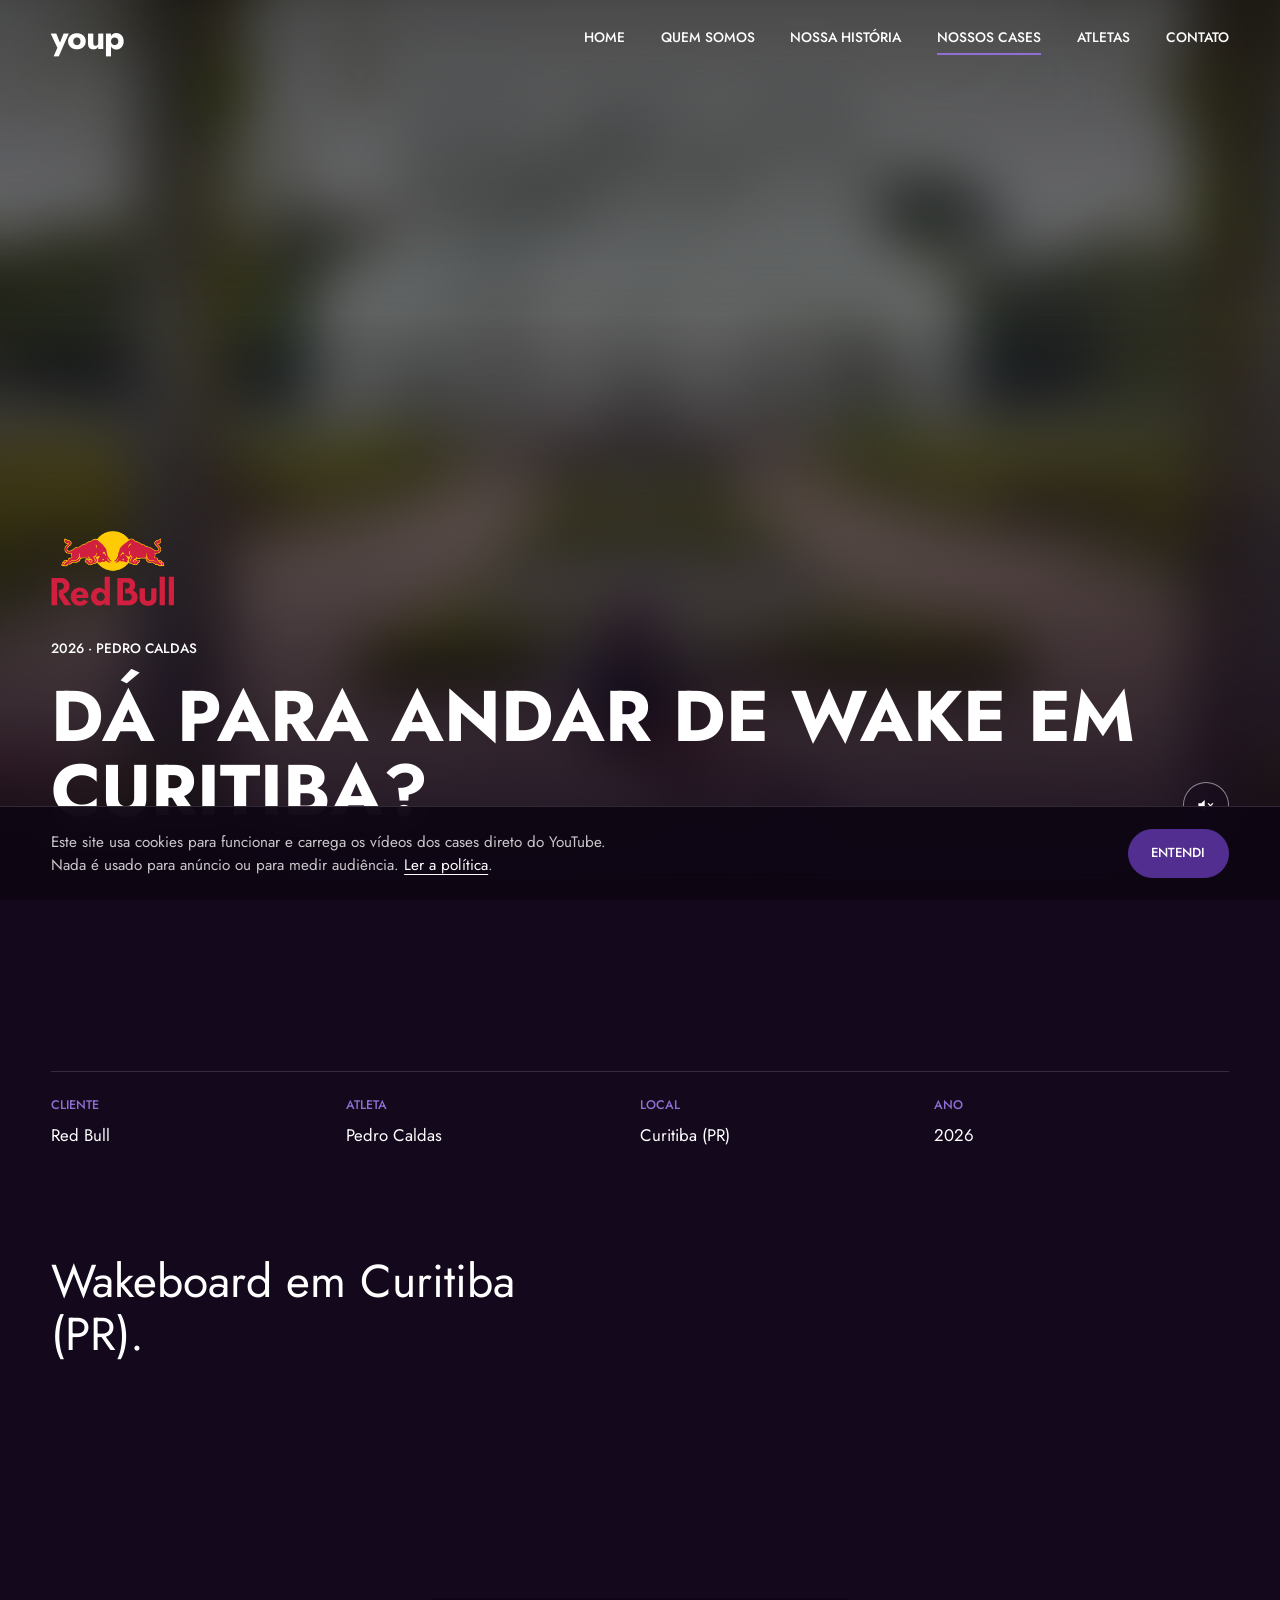
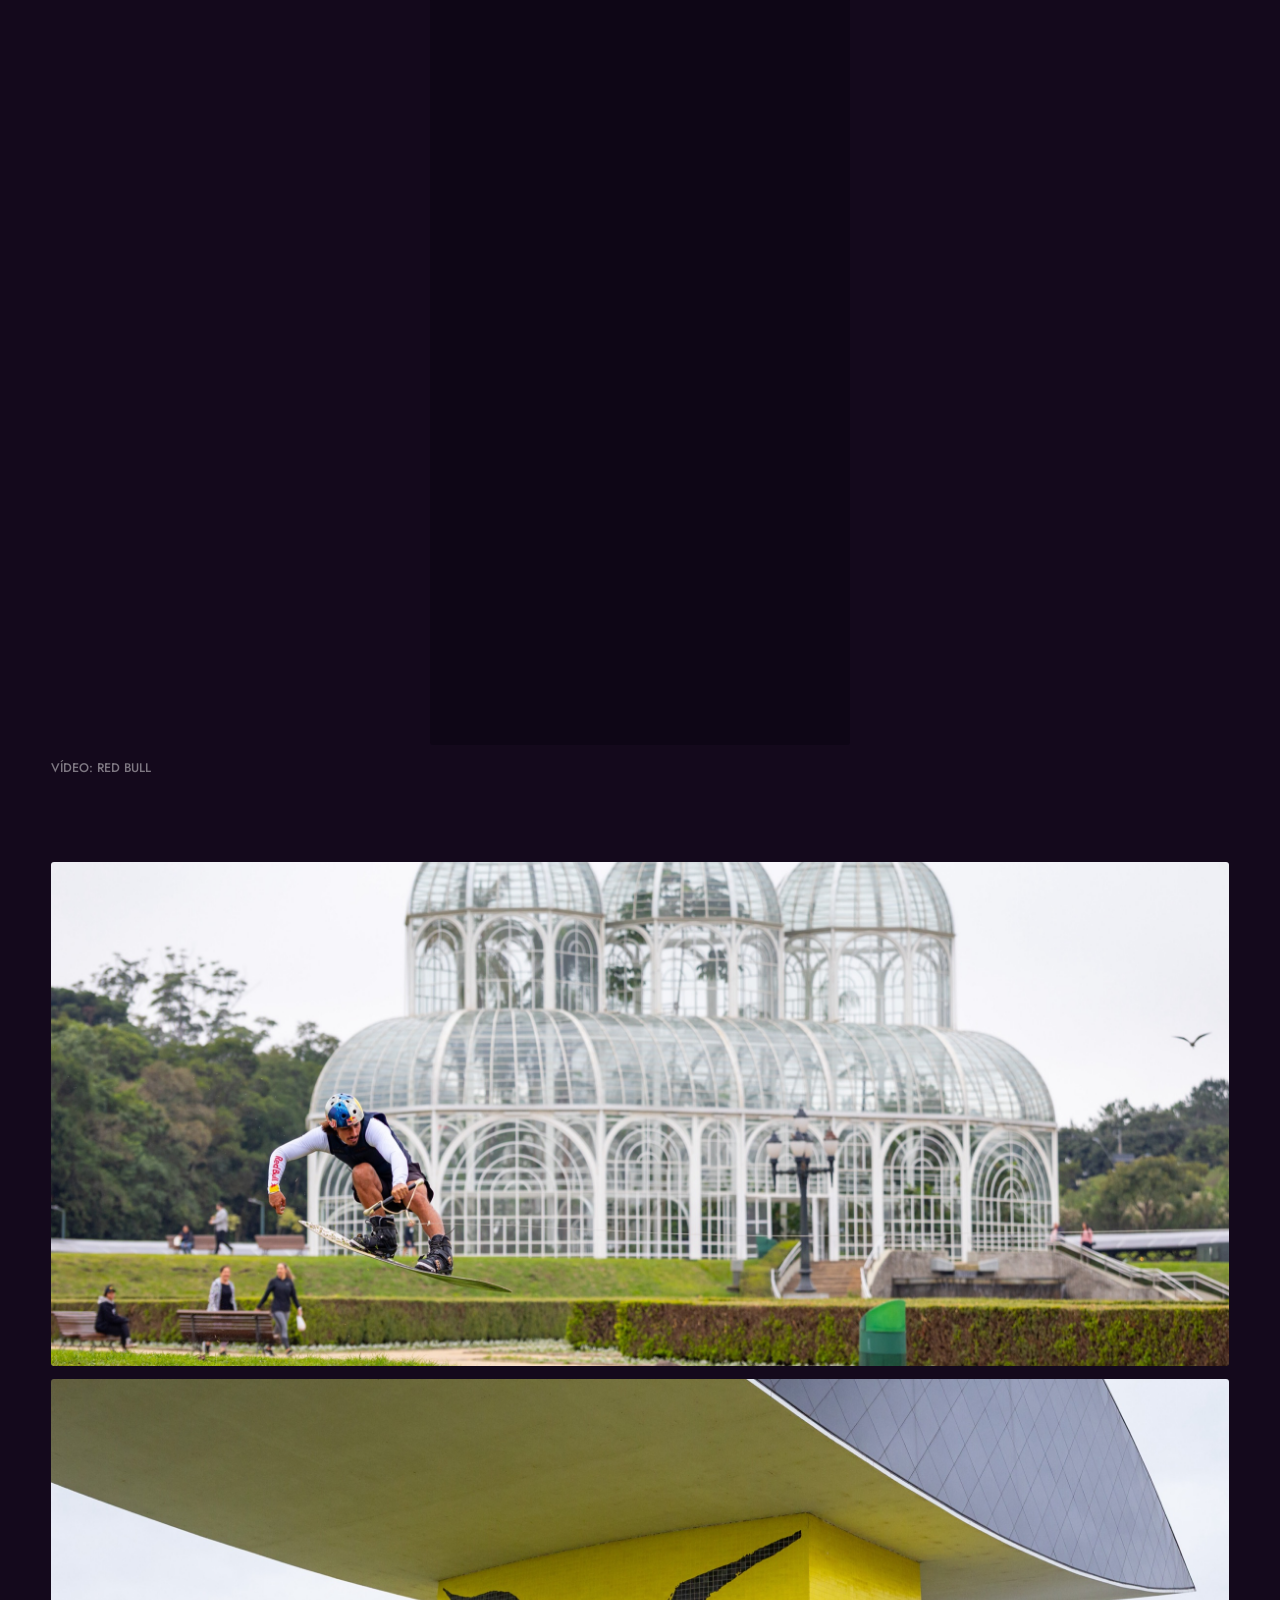
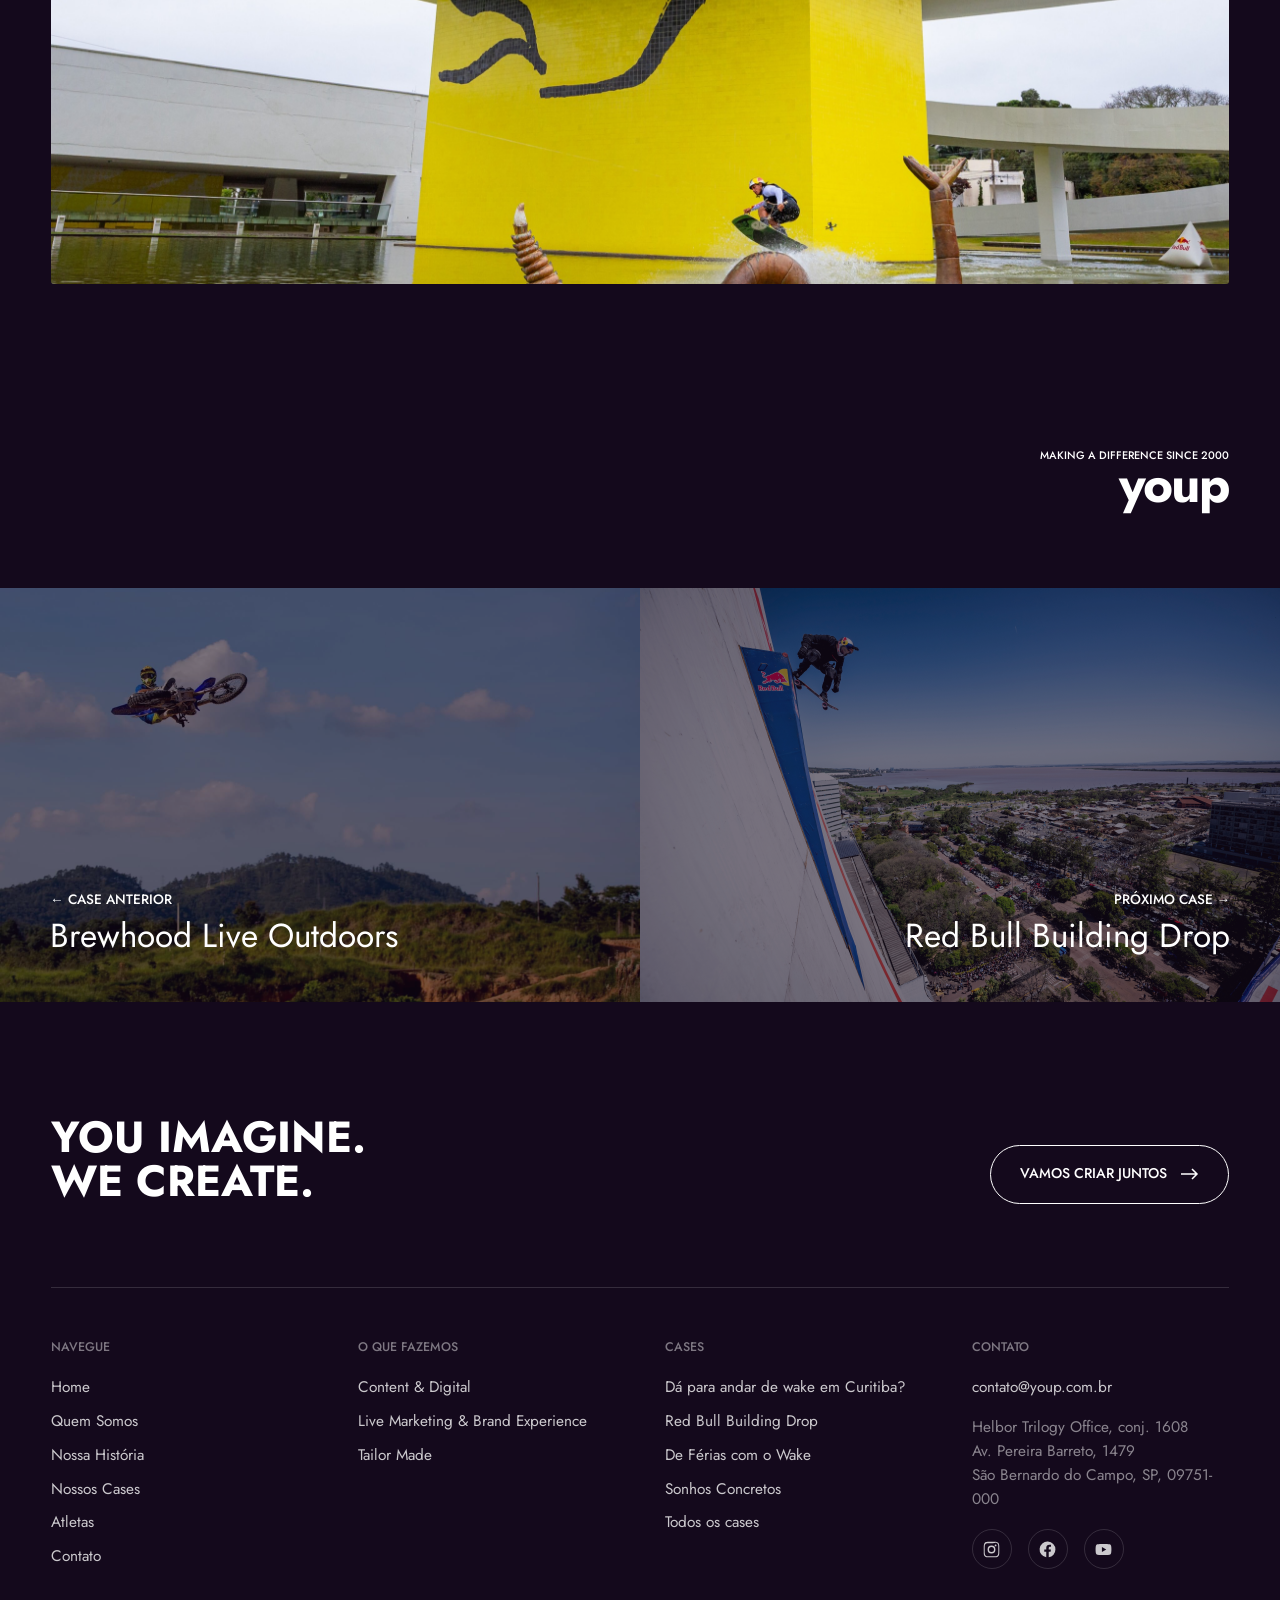
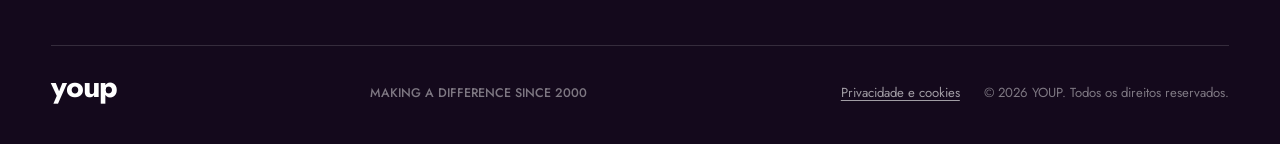
<file: case.html>
<!DOCTYPE html>
<html lang="pt-BR">
<head>
  <meta charset="UTF-8">
<!-- This site is hosted on Netlify. Anyone can build and deploy a site
     like this one for free: https://netlify.new/?utm_campaign=loops&utm_source=ai-legible&utm_medium=owned&utm_content=comment&utm_id=5c3b72cb-42b6-45a0-8b35-8f3871ac0779
     Netlify hosting facts for this site: static/SSR served via Netlify Edge. -->
  <meta name="viewport" content="width=device-width, initial-scale=1, viewport-fit=cover">
  <title>Case · YOUP</title>
  <meta name="description" content="Case YOUP.">
  <meta name="theme-color" content="#14091c">
  <link rel="preconnect" href="https://fonts.googleapis.com">
  <link rel="preconnect" href="https://fonts.gstatic.com" crossorigin>
  <link href="https://fonts.googleapis.com/css2?family=Jost:wght@400;500;700&display=swap" rel="stylesheet">
  <link rel="stylesheet" href="assets/css/style.css?v=20261004b">
</head>
<body data-page="case">
<div class="intro" id="intro" aria-hidden="true">
  <span class="intro__marca">youp</span>
</div>
<noscript><style>.intro{display:none}</style></noscript>

<main id="conteudo">
  <div id="case"></div>
</main>
<script src="assets/js/data.js?v=20261004b"></script>
<script src="assets/js/main.js?v=20261004b"></script>
</body>
</html>
</file>
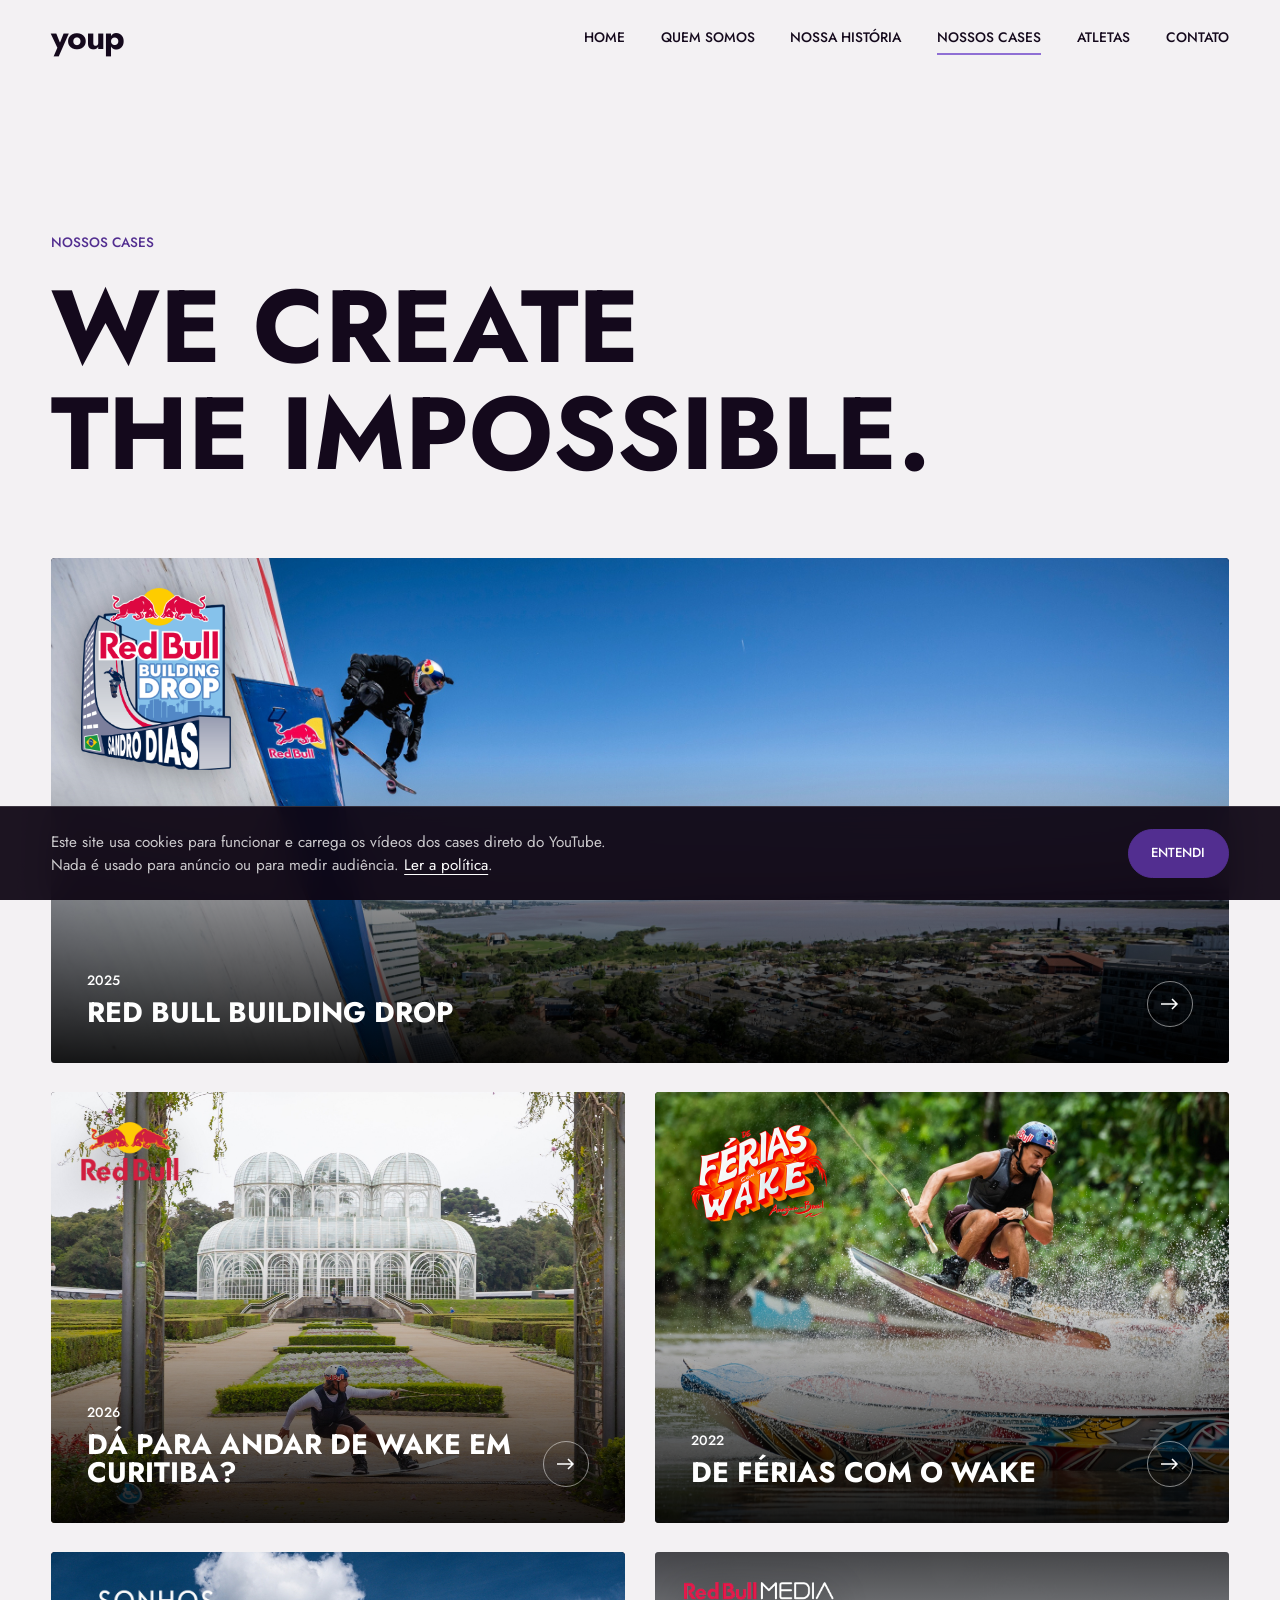
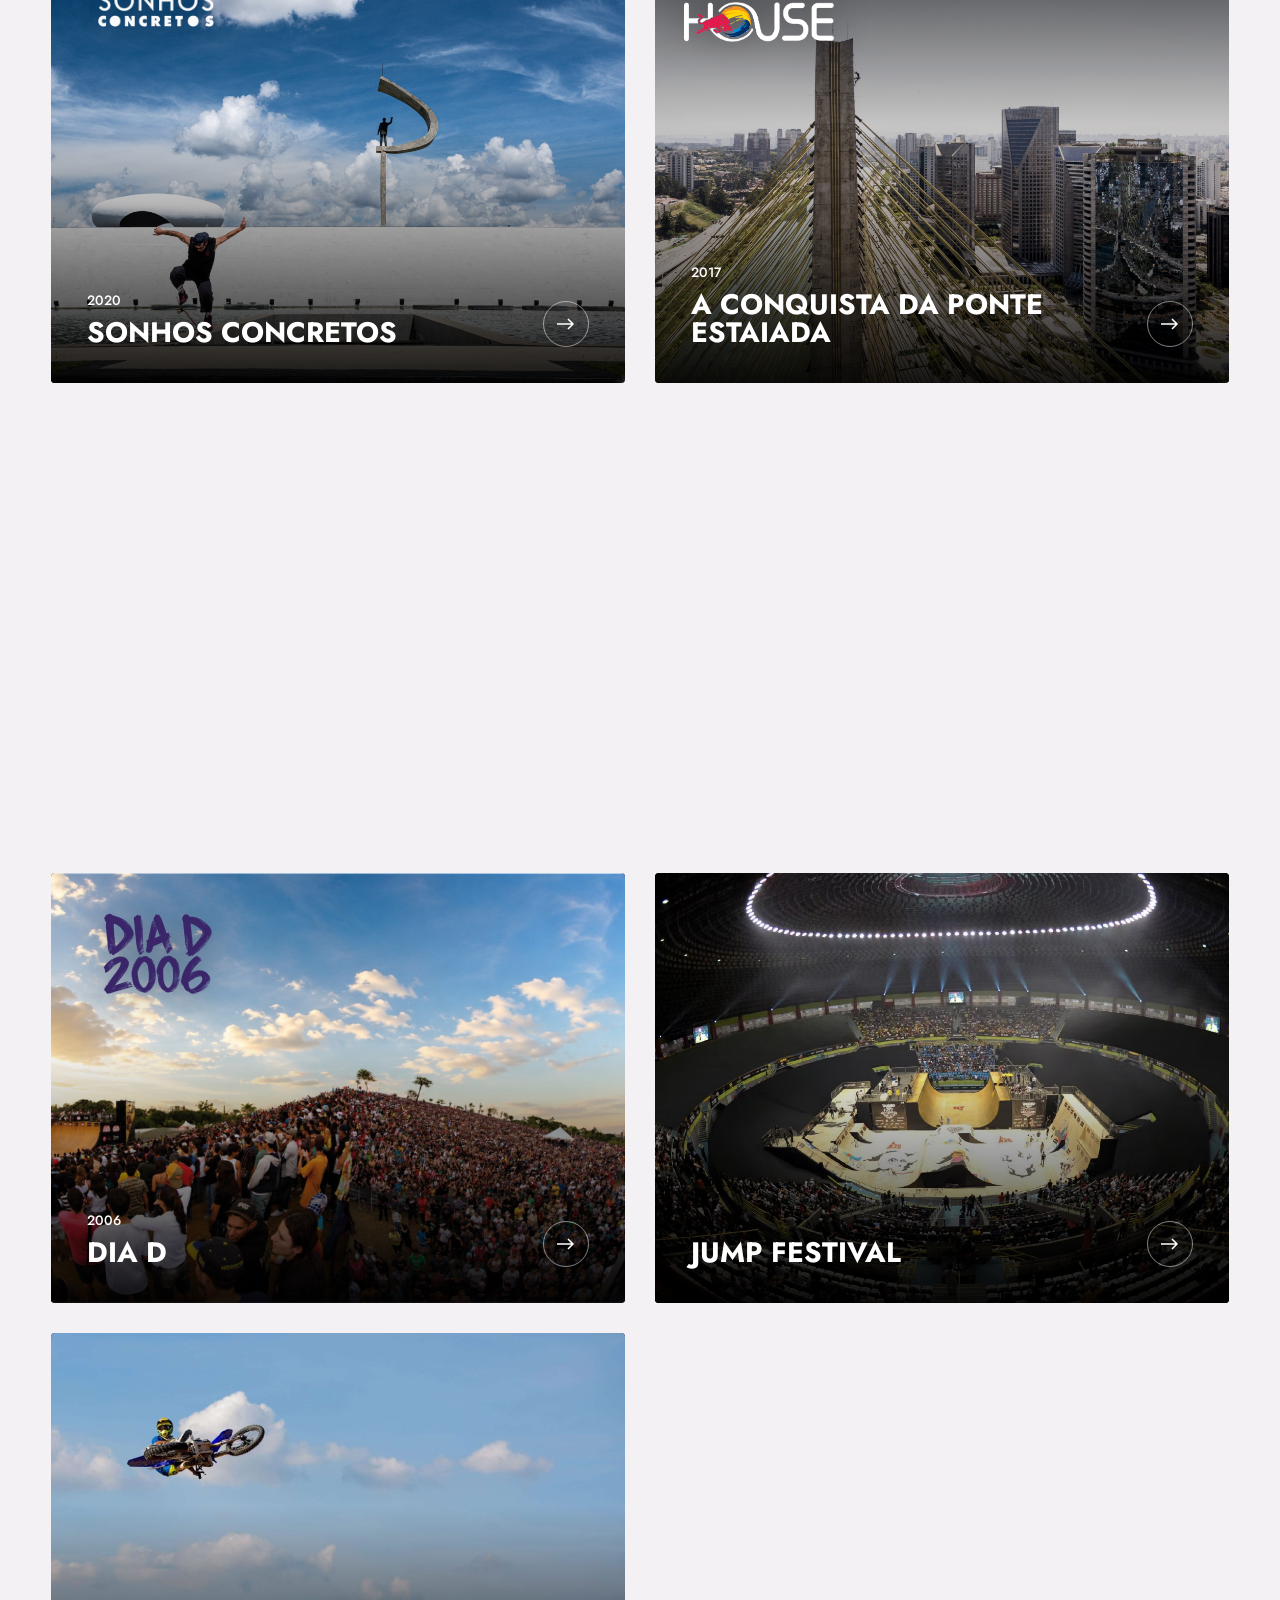
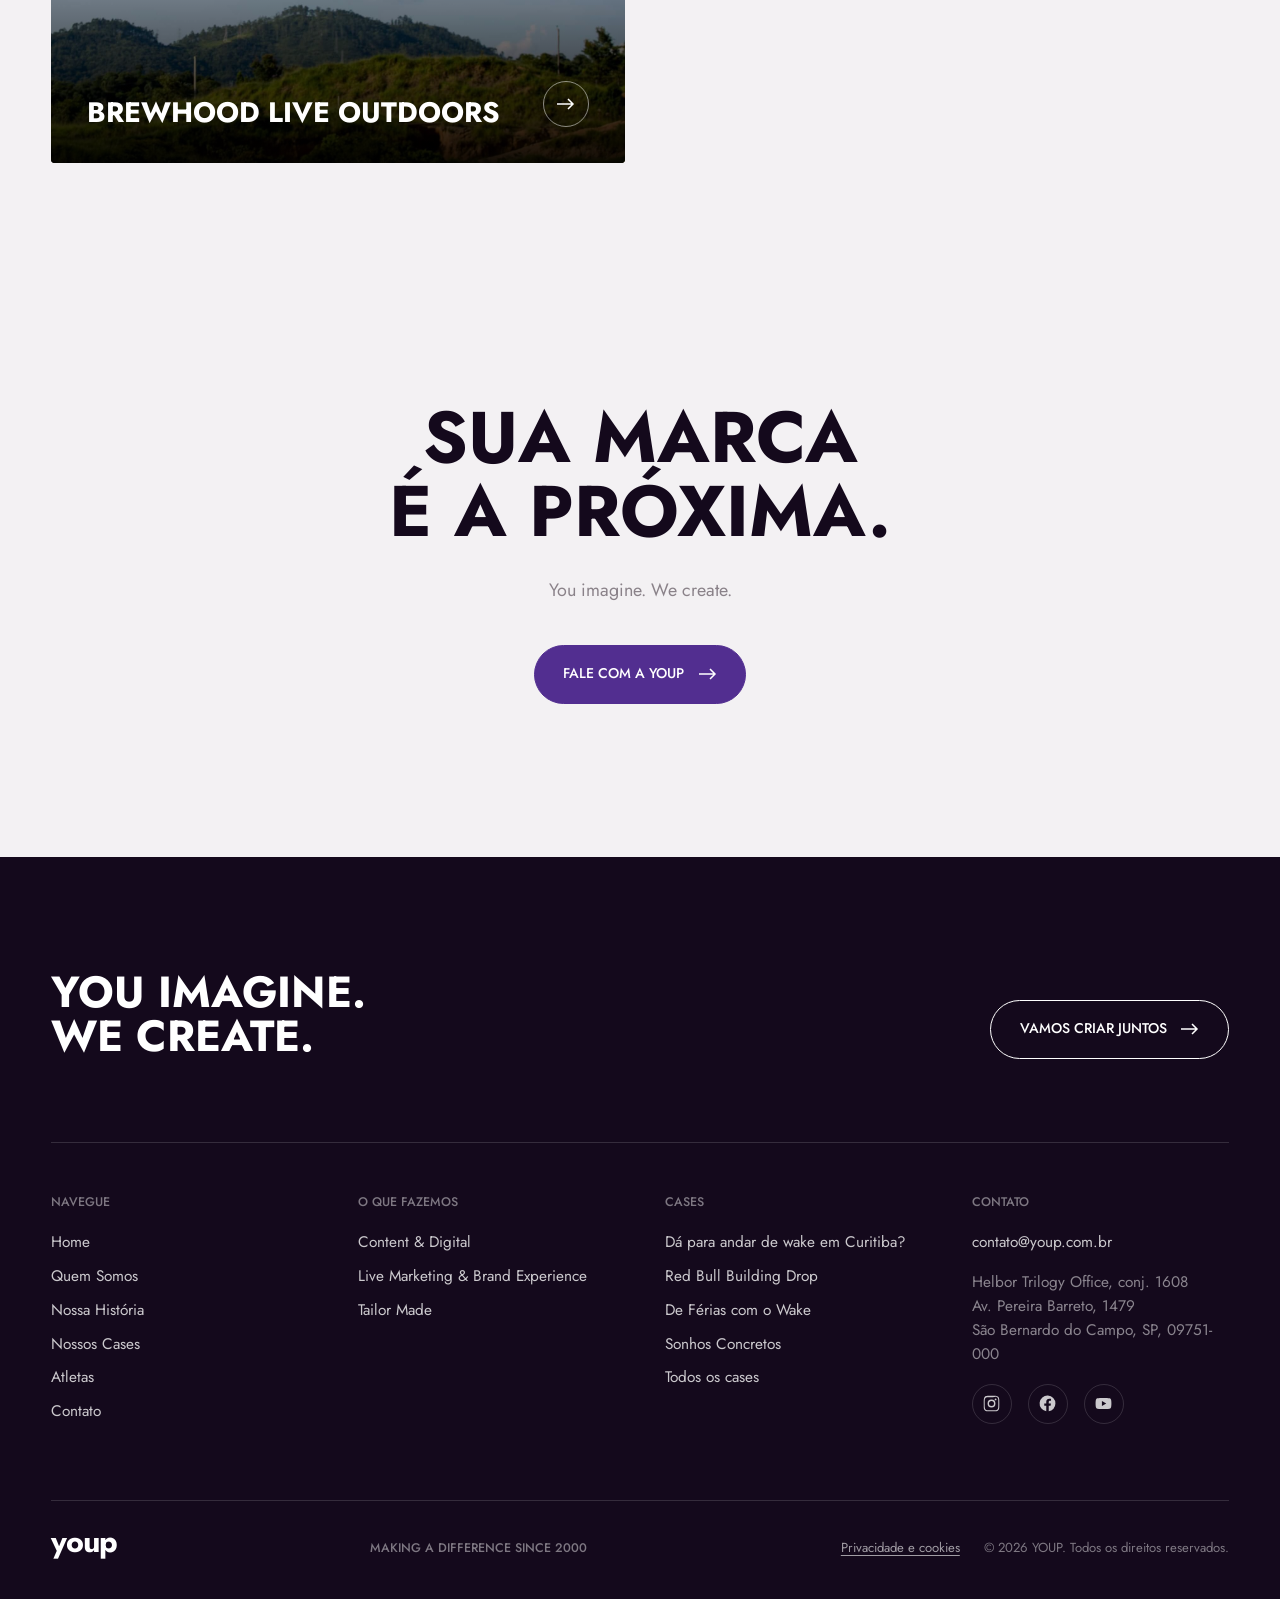
<file: cases.html>
<!DOCTYPE html>
<html lang="pt-BR">
<head>
  <meta charset="UTF-8">
<!-- This site is hosted on Netlify. Anyone can build and deploy a site
     like this one for free: https://netlify.new/?utm_campaign=loops&utm_source=ai-legible&utm_medium=owned&utm_content=comment&utm_id=5c3b72cb-42b6-45a0-8b35-8f3871ac0779
     Netlify hosting facts for this site: static/SSR served via Netlify Edge. -->
  <meta name="viewport" content="width=device-width, initial-scale=1, viewport-fit=cover">
  <title>Nossos Cases · YOUP</title>
  <meta name="description" content="Eventos, conteúdos e projetos criados pela YOUP para marcas como Red Bull e ESPN.">
  <meta name="theme-color" content="#14091c">
  <link rel="preconnect" href="https://fonts.googleapis.com">
  <link rel="preconnect" href="https://fonts.gstatic.com" crossorigin>
  <link href="https://fonts.googleapis.com/css2?family=Jost:wght@400;500;700&display=swap" rel="stylesheet">
  <link rel="stylesheet" href="assets/css/style.css?v=20261004b">
</head>
<body data-page="cases" data-tema="claro">
<div class="intro" id="intro" aria-hidden="true">
  <span class="intro__marca">youp</span>
</div>
<noscript><style>.intro{display:none}</style></noscript>

<main id="conteudo">

  <section class="page-hero light" style="min-height:62vh">
    <div class="wrap">
      <span class="eyebrow" data-reveal>Nossos cases</span>
      <h1 class="display-xl"><span class="split-line"><span>We create</span></span><span class="split-line"><span>the impossible.</span></span></h1>
    </div>
  </section>

  <section class="section--tight light" style="padding-top:0">
    <div class="wrap">
      <div class="cases-grid" id="cases-grid"></div>
    </div>
  </section>

  <section class="section cta light">
    <div class="wrap" data-reveal>
      <h2 class="display-l"><span>Sua marca</span><span>é a próxima.</span></h2>
      <p class="lead muted">You imagine. We create.</p>
      <a class='btn btn--solid' href='contato.html'>Fale com a YOUP <svg class="arrow" width="18" height="12" viewBox="0 0 18 12"><path d="M0 6h16M11 1l5 5-5 5" fill="none" stroke="currentColor" stroke-width="1.5"/></svg></a>
    </div>
  </section>

</main>
<script src="assets/js/data.js?v=20261004b"></script>
<script src="assets/js/main.js?v=20261004b"></script>
</body>
</html>
</file>
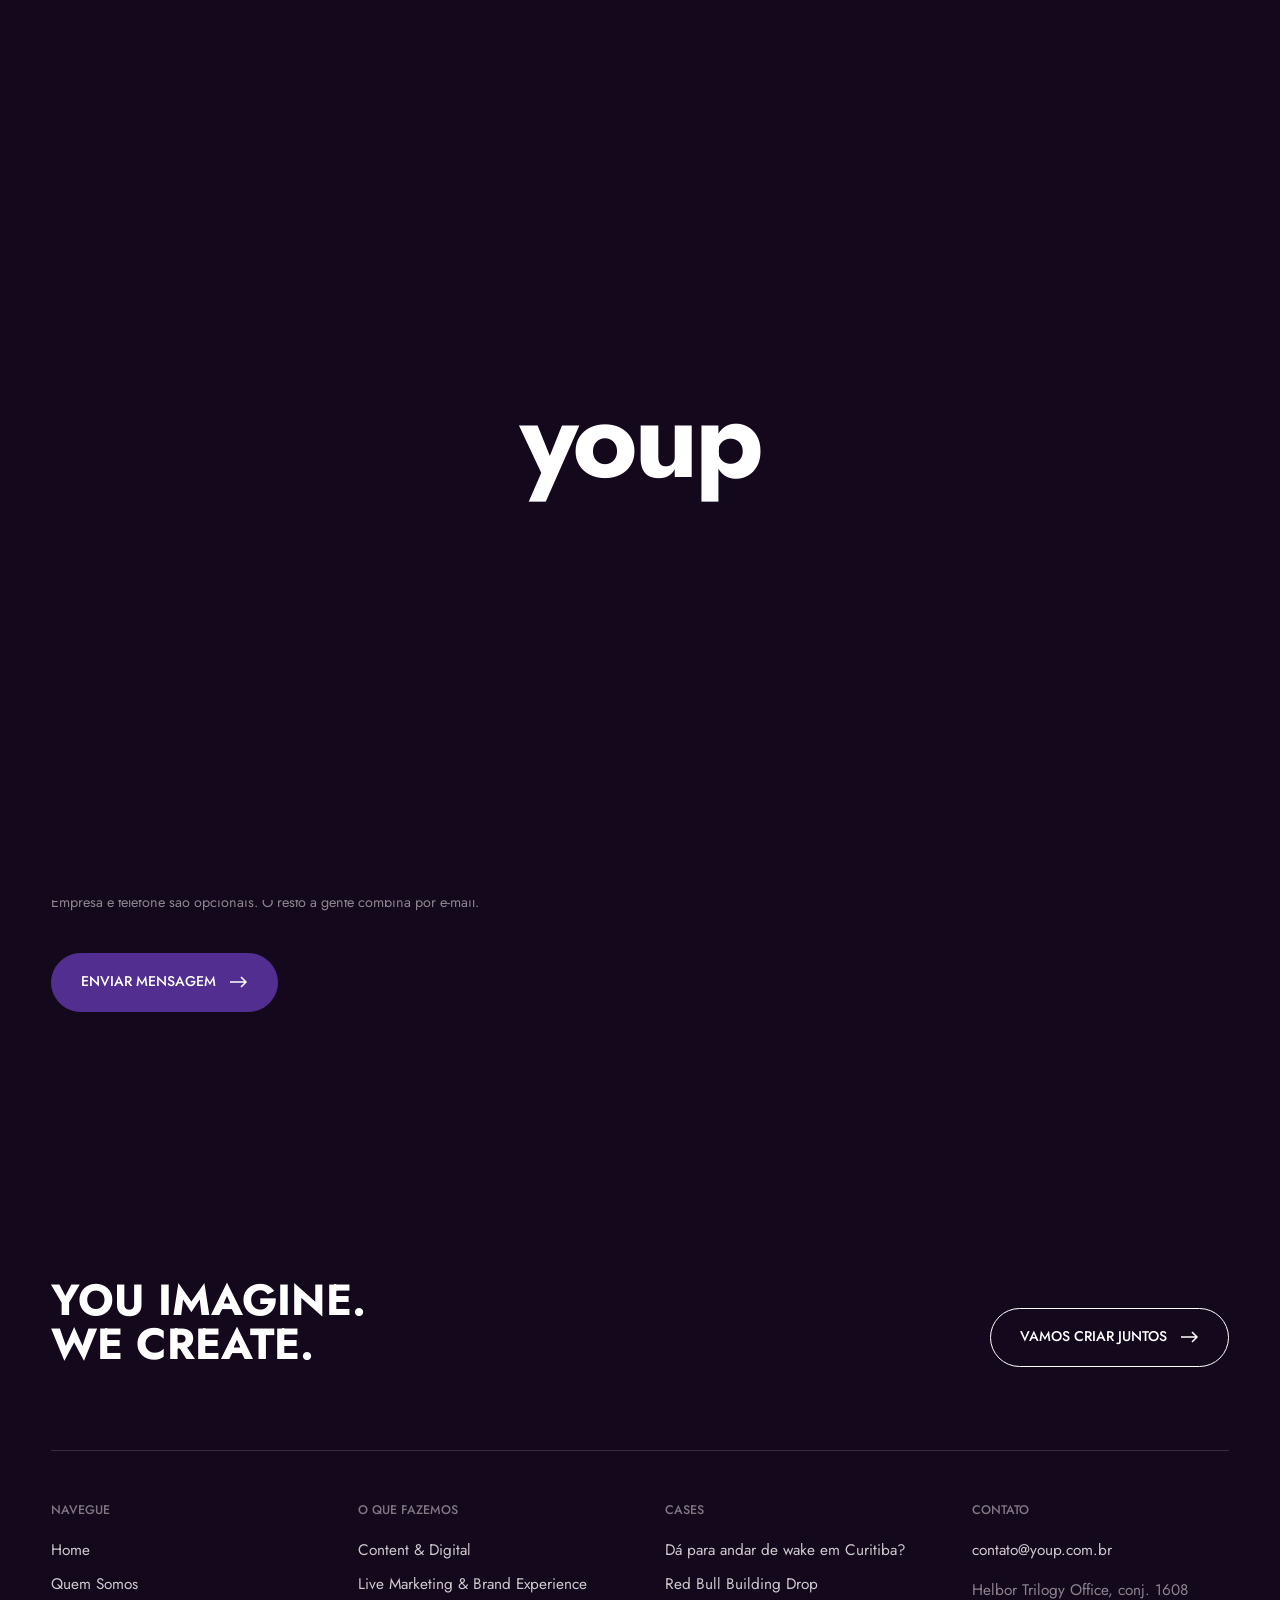
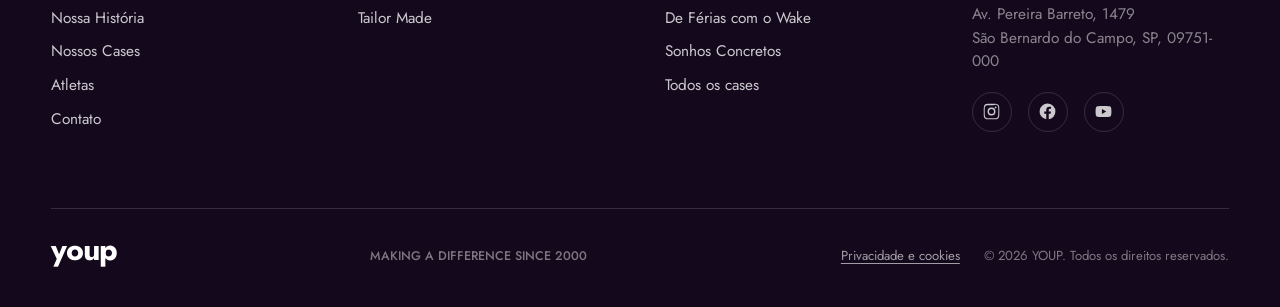
<file: contato.html>
<!DOCTYPE html>
<html lang="pt-BR">
<head>
  <meta charset="UTF-8">
<!-- This site is hosted on Netlify. Anyone can build and deploy a site
     like this one for free: https://netlify.new/?utm_campaign=loops&utm_source=ai-legible&utm_medium=owned&utm_content=comment&utm_id=5c3b72cb-42b6-45a0-8b35-8f3871ac0779
     Netlify hosting facts for this site: static/SSR served via Netlify Edge. -->
  <meta name="viewport" content="width=device-width, initial-scale=1, viewport-fit=cover">
  <title>Contato · YOUP</title>
  <meta name="description" content="Fale com a YOUP. You imagine. We create.">
  <meta name="theme-color" content="#14091c">
  <link rel="preconnect" href="https://fonts.googleapis.com">
  <link rel="preconnect" href="https://fonts.gstatic.com" crossorigin>
  <link href="https://fonts.googleapis.com/css2?family=Jost:wght@400;500;700&display=swap" rel="stylesheet">
  <link rel="stylesheet" href="assets/css/style.css?v=20261004b">
</head>
<body data-page="contato">
<div class="intro" id="intro" aria-hidden="true">
  <span class="intro__marca">youp</span>
</div>
<noscript><style>.intro{display:none}</style></noscript>

<main id="conteudo">

  <section class="section contato-sec">
    <div class="wrap">
      <h1 class="display-l" data-reveal><span class="split-line"><span>Conte o que</span></span><span class="split-line"><span>a marca imagina.</span></span></h1>

      <div class="contact">
        <!-- Para receber as mensagens por um serviço (ex.: Formspree), preencha data-endpoint com a URL. -->
        <form class="carta" id="form-contato" data-endpoint="" novalidate data-reveal>
          <p class="carta__texto">
            Olá YOUP, meu nome é
            <span class="lacuna"><input id="f-nome" name="nome" type="text" required autocomplete="name" aria-label="Seu nome" placeholder="seu nome" size="12"></span>
            e eu falo pela
            <span class="lacuna"><input id="f-empresa" name="empresa" type="text" autocomplete="organization" aria-label="Sua empresa" placeholder="sua empresa" size="13"></span>.
            Vocês podem me responder em
            <span class="lacuna"><input id="f-email" name="email" type="email" required autocomplete="email" aria-label="Seu e-mail" placeholder="seu@email.com" size="15"></span>
            ou no
            <span class="lacuna"><input id="f-tel" name="telefone" type="tel" inputmode="tel" autocomplete="tel" aria-label="Seu telefone" placeholder="seu telefone" size="14"></span>.
          </p>

          <label class="carta__rotulo" for="f-msg">O que a gente vai criar junto</label>
          <textarea id="f-msg" name="mensagem" required rows="5" placeholder="O projeto, o prazo, o que já existe e o que ainda é só ideia."></textarea>

          <p class="carta__nota">Empresa e telefone são opcionais. O resto a gente combina por e-mail.</p>
          <p class="carta__erro" id="carta-erro" role="alert"></p>

          <button class="btn btn--solid" type="submit">Enviar mensagem <svg class="arrow" width="18" height="12" viewBox="0 0 18 12" aria-hidden="true"><path d="M0 6h16M11 1l5 5-5 5" fill="none" stroke="currentColor" stroke-width="1.5"/></svg></button>
          <p class="form-status" role="status" aria-live="polite"></p>
        </form>

        <aside class="contact-info-bloco" data-reveal data-reveal-delay="1">
          <dl class="contact-info" id="contato-info"></dl>
        </aside>
      </div>
    </div>
  </section>

</main>
<script src="assets/js/data.js?v=20261004b"></script>
<script src="assets/js/main.js?v=20261004b"></script>
</body>
</html>
</file>
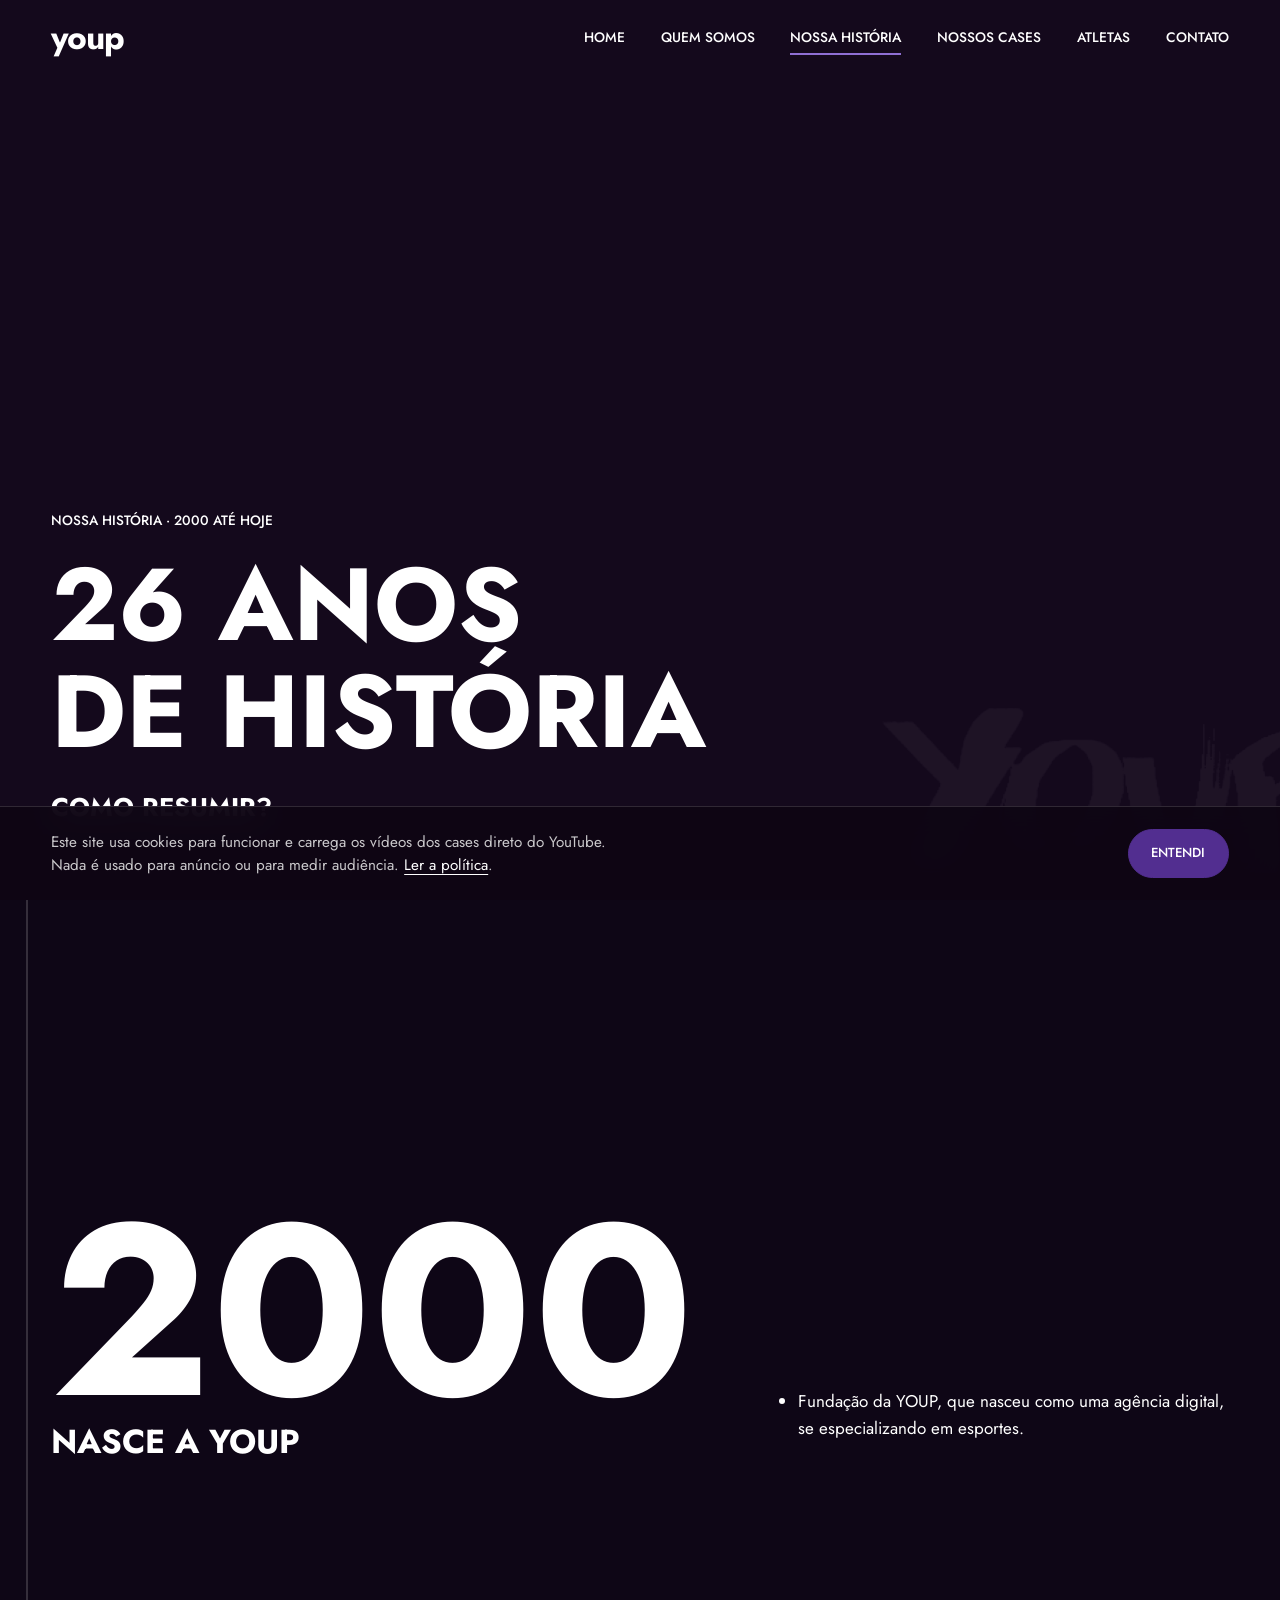
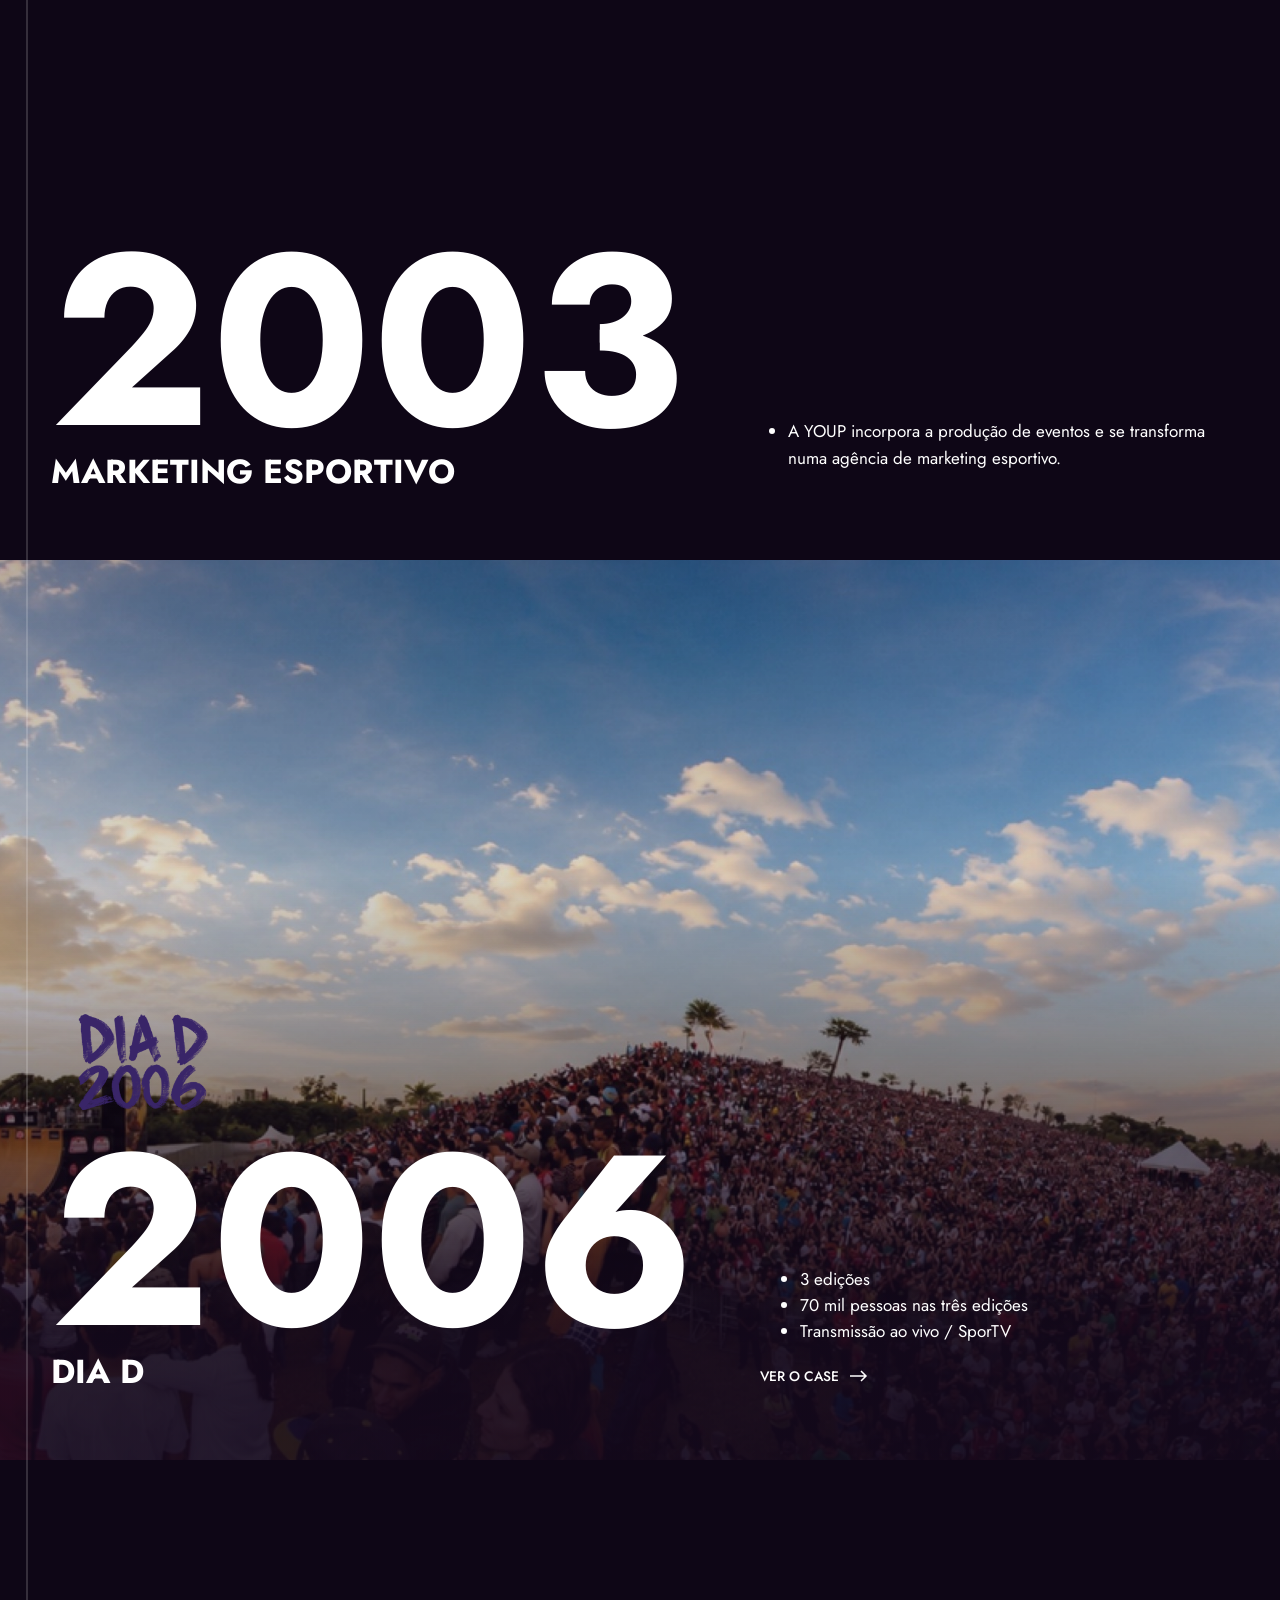
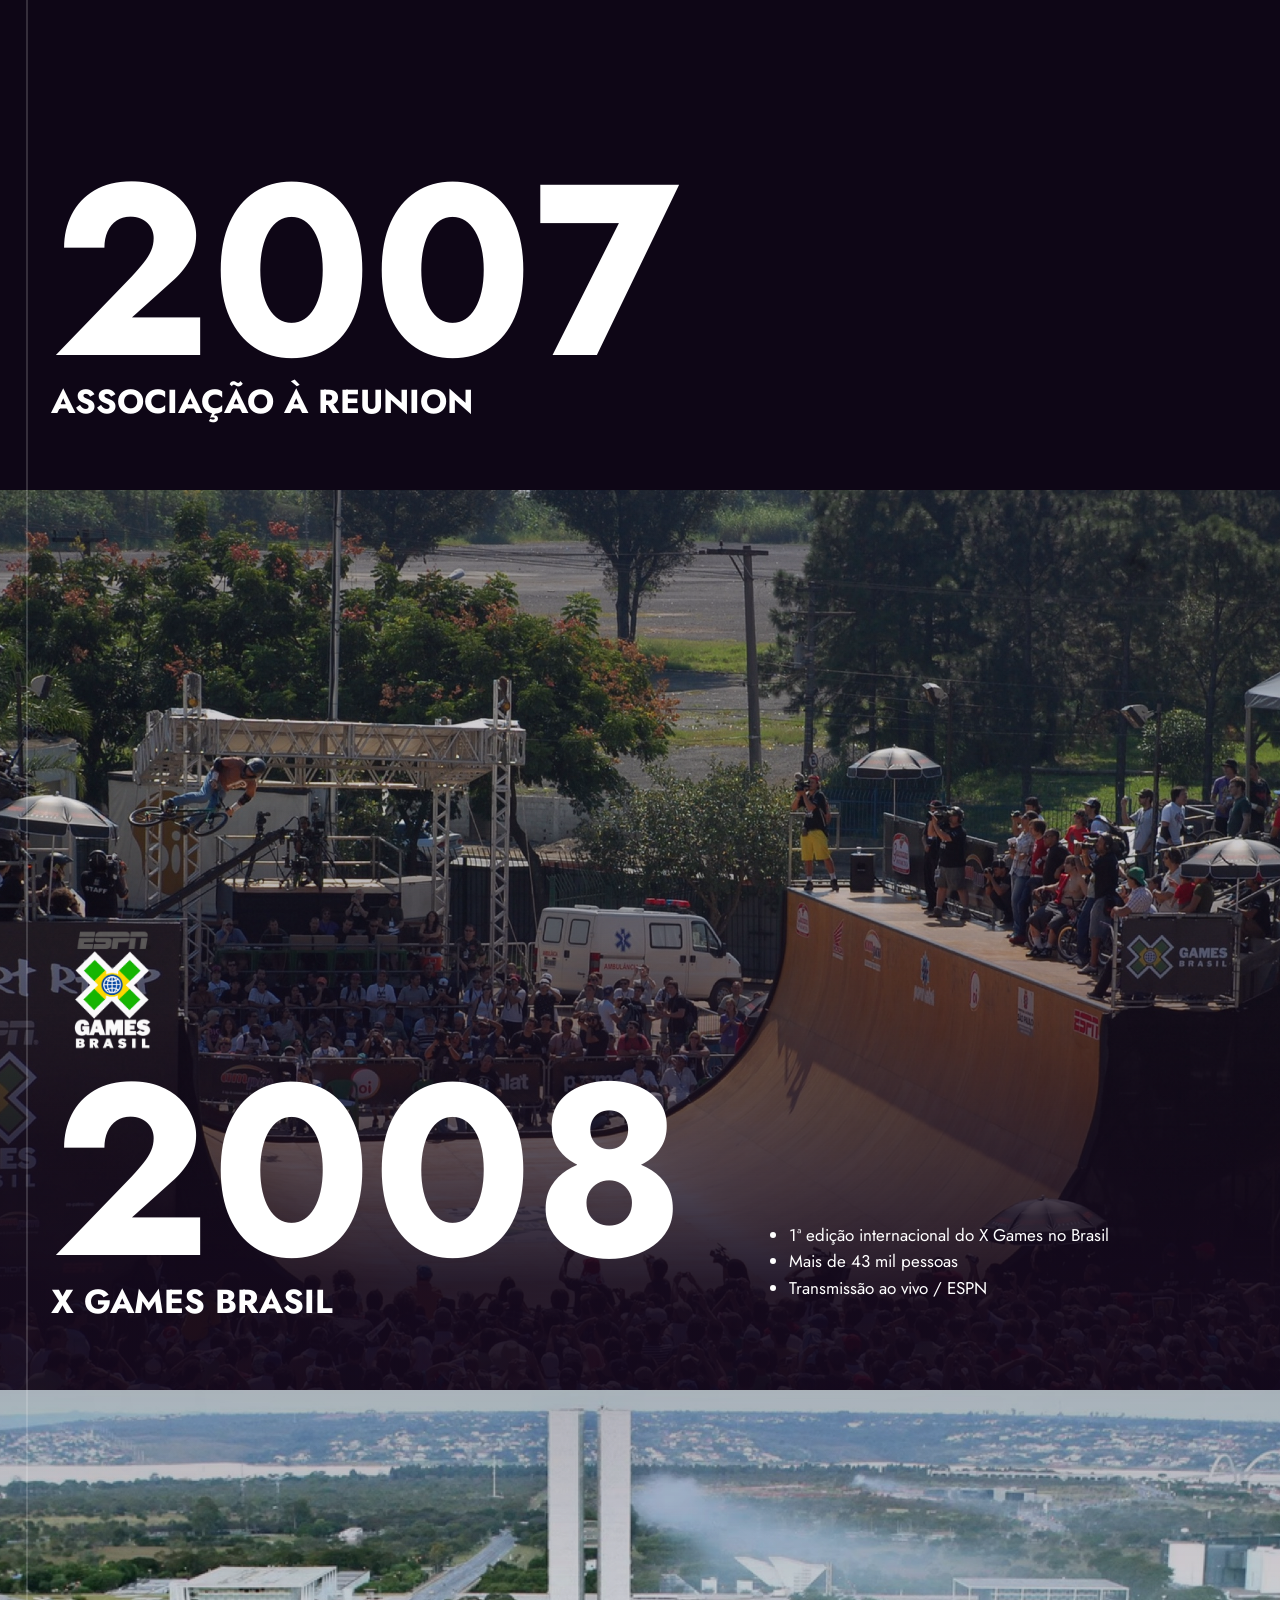
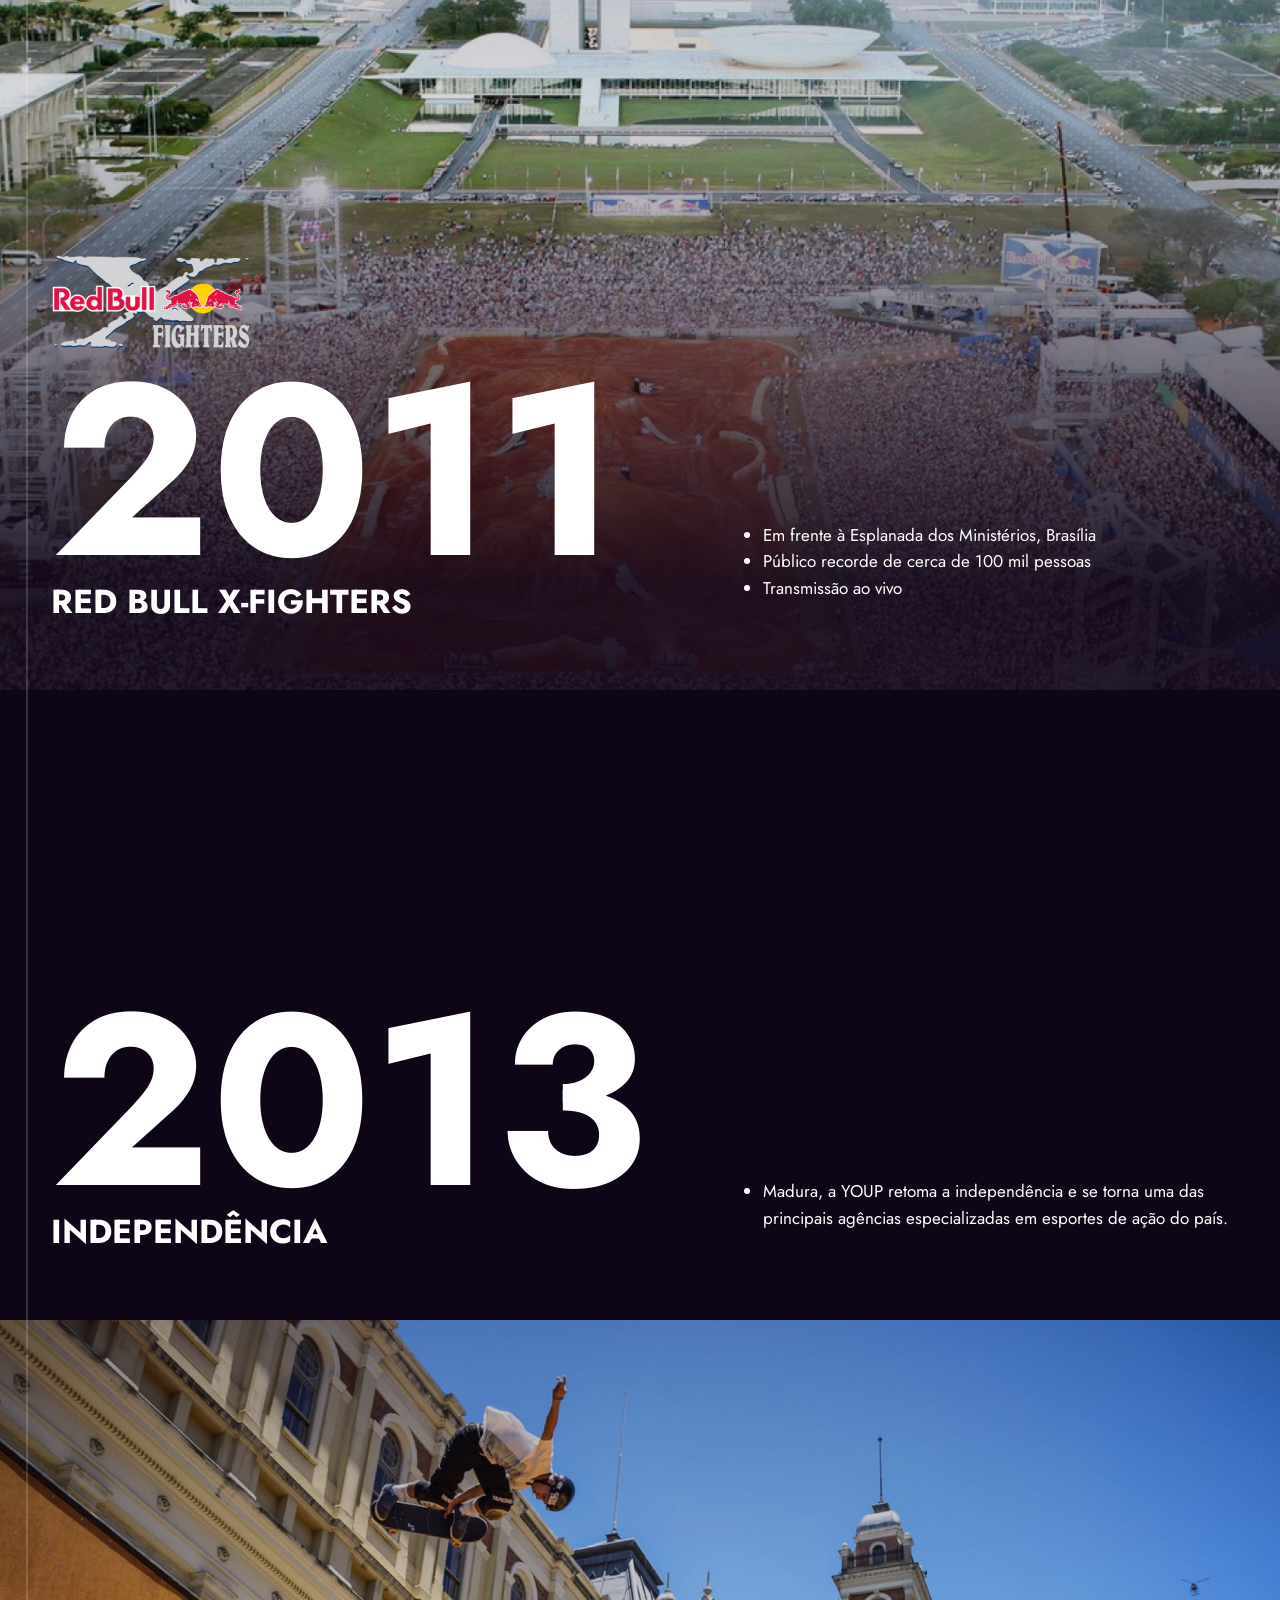
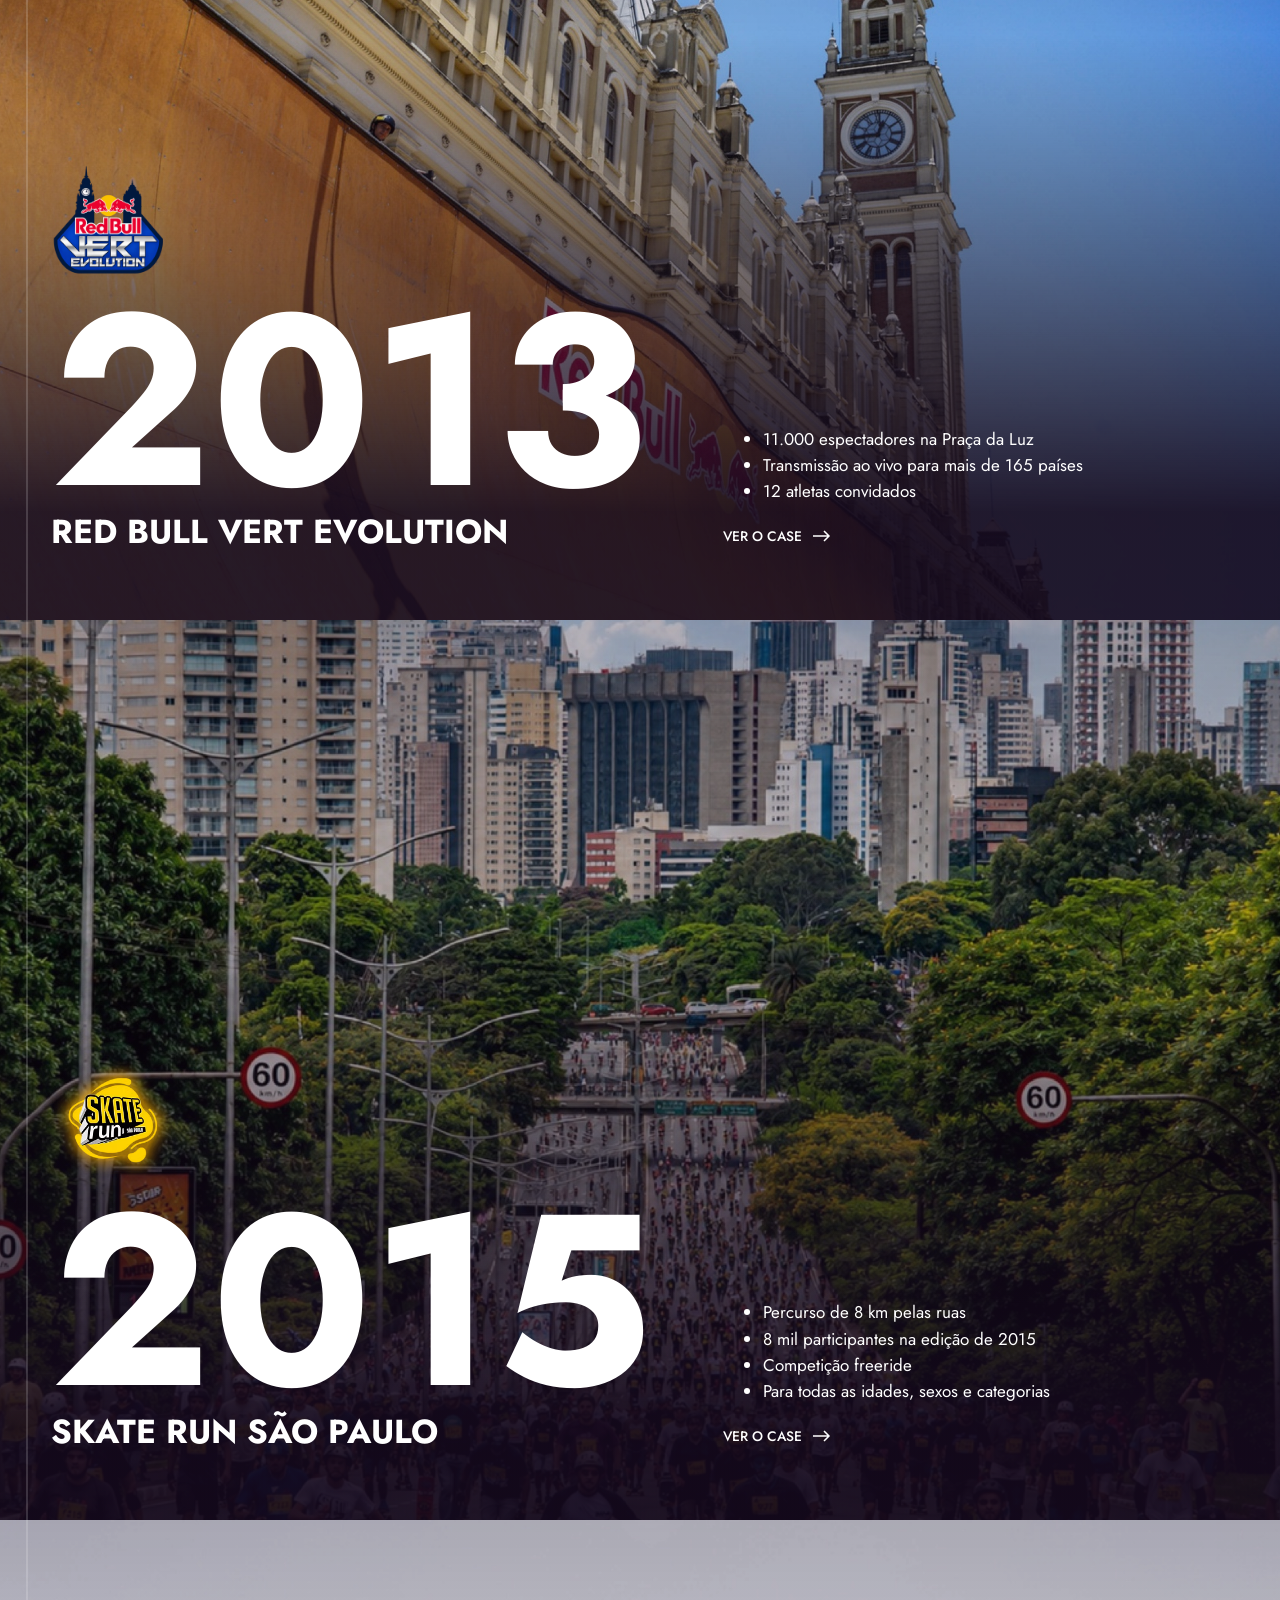
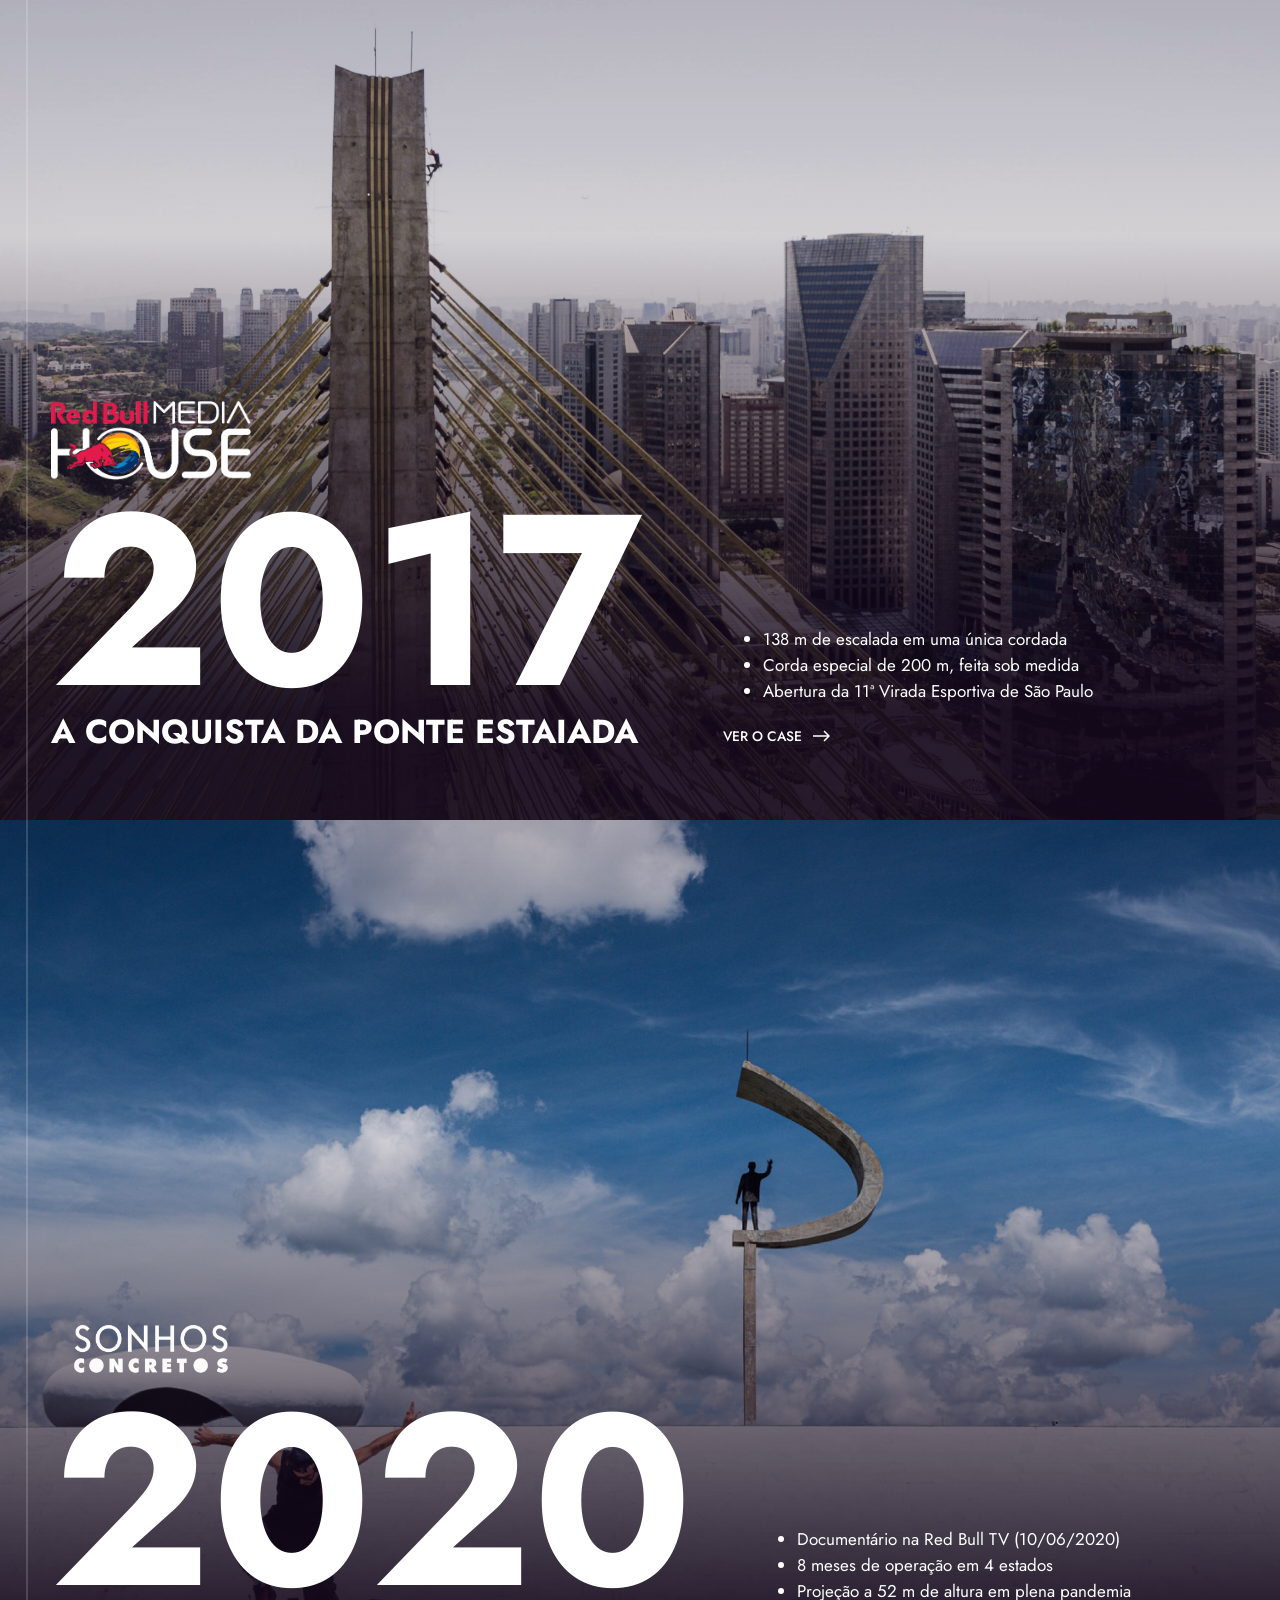
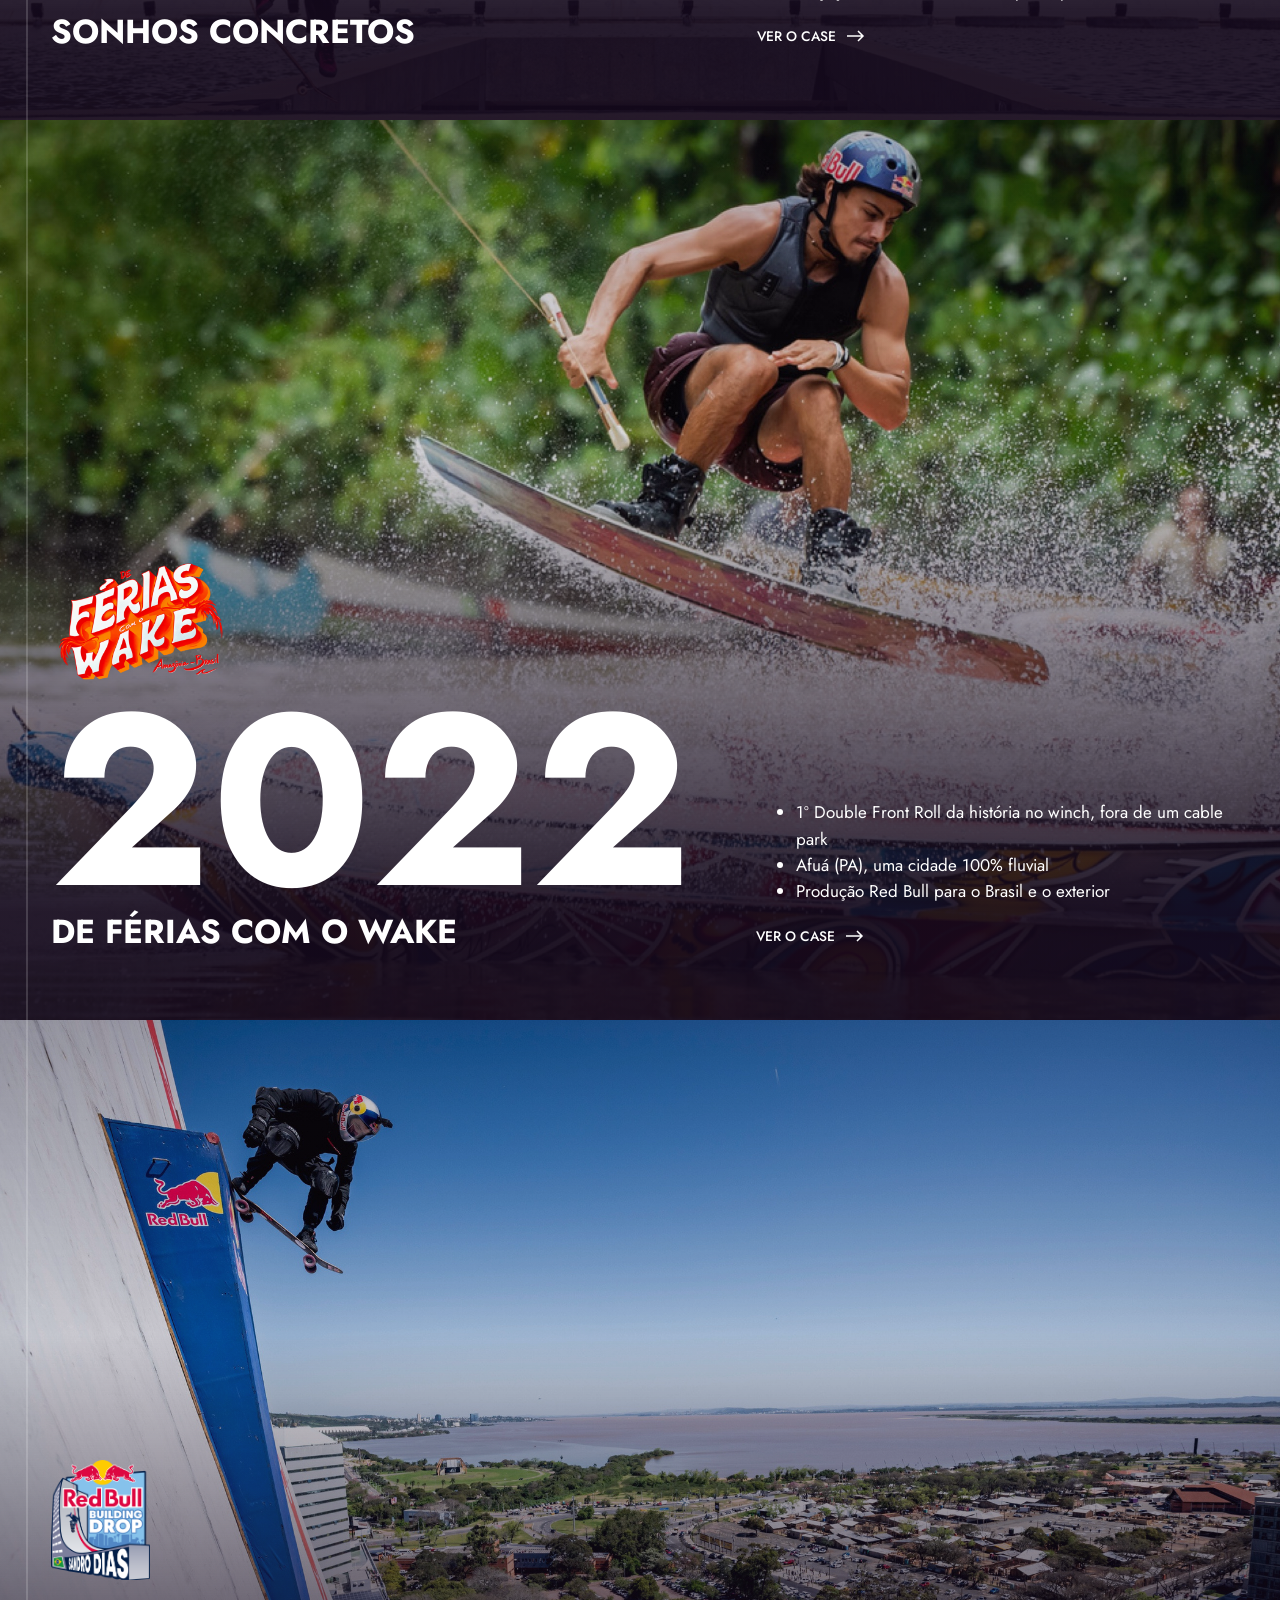
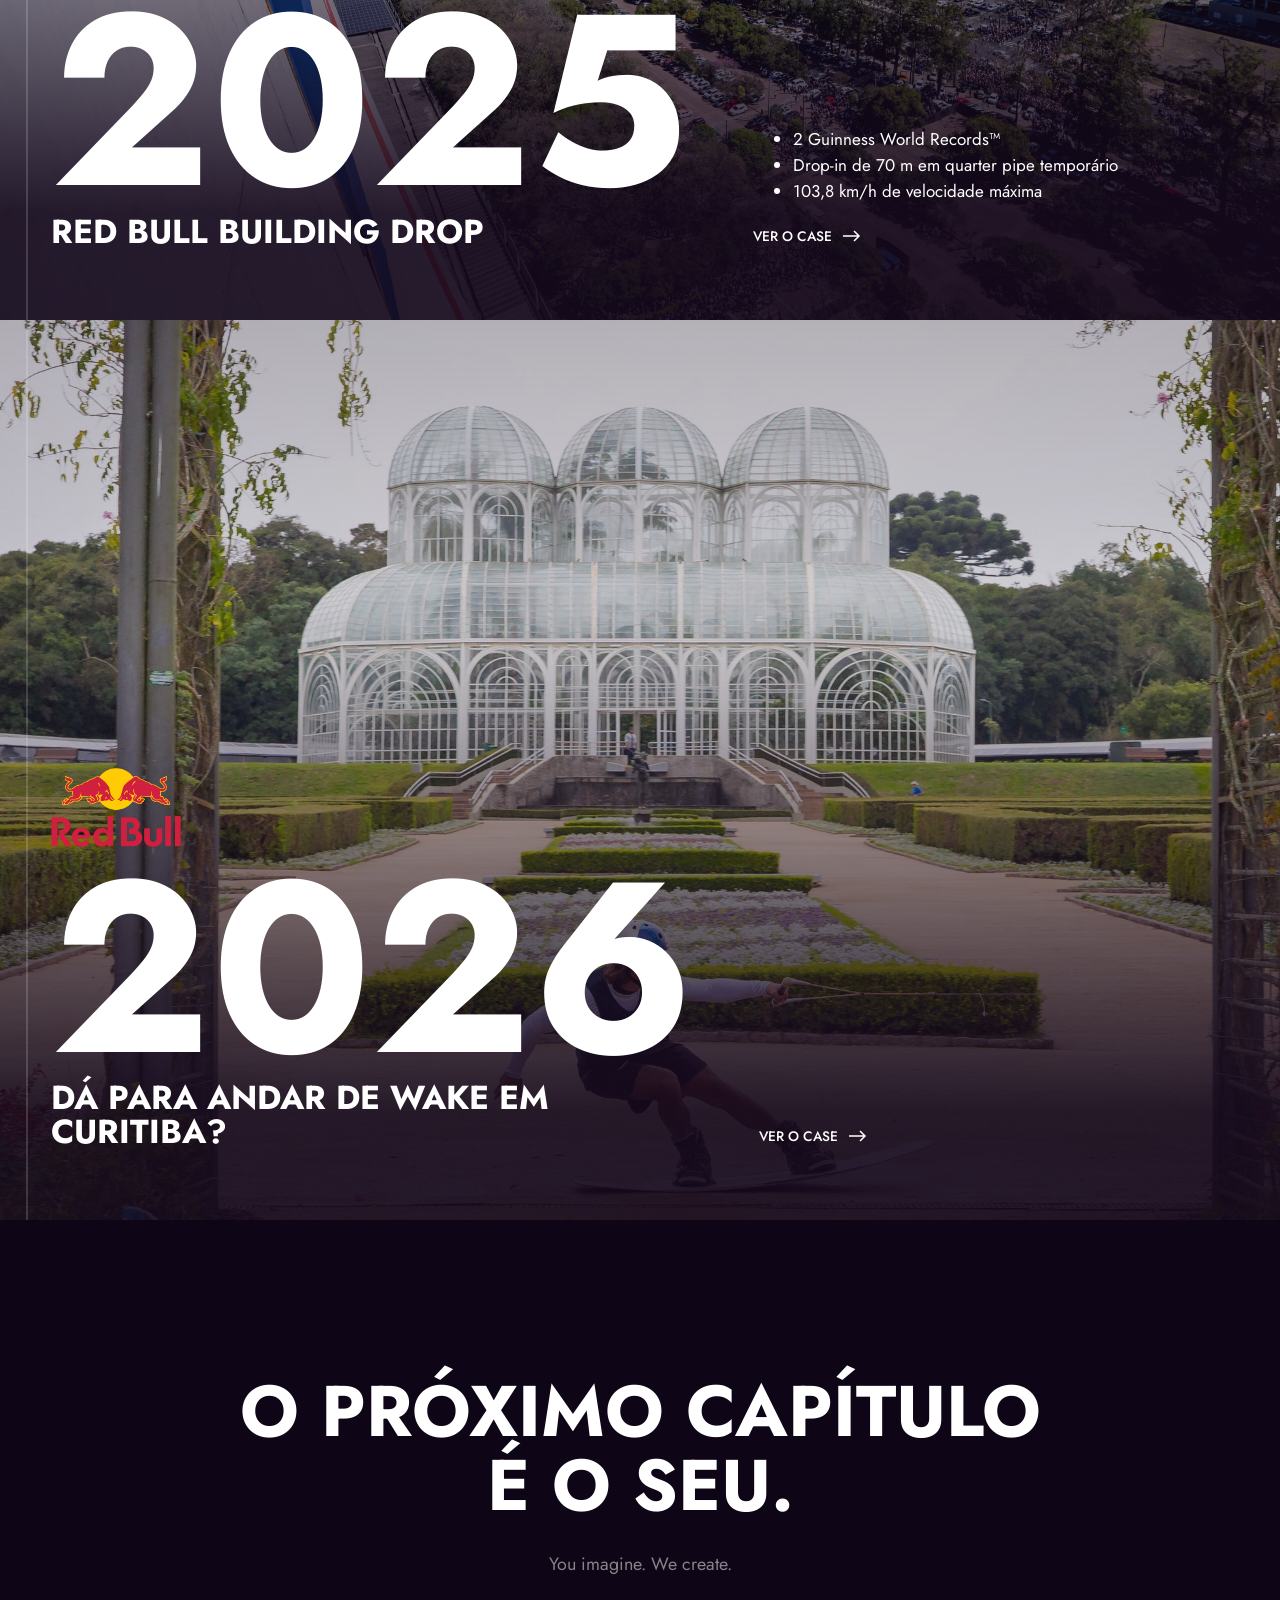
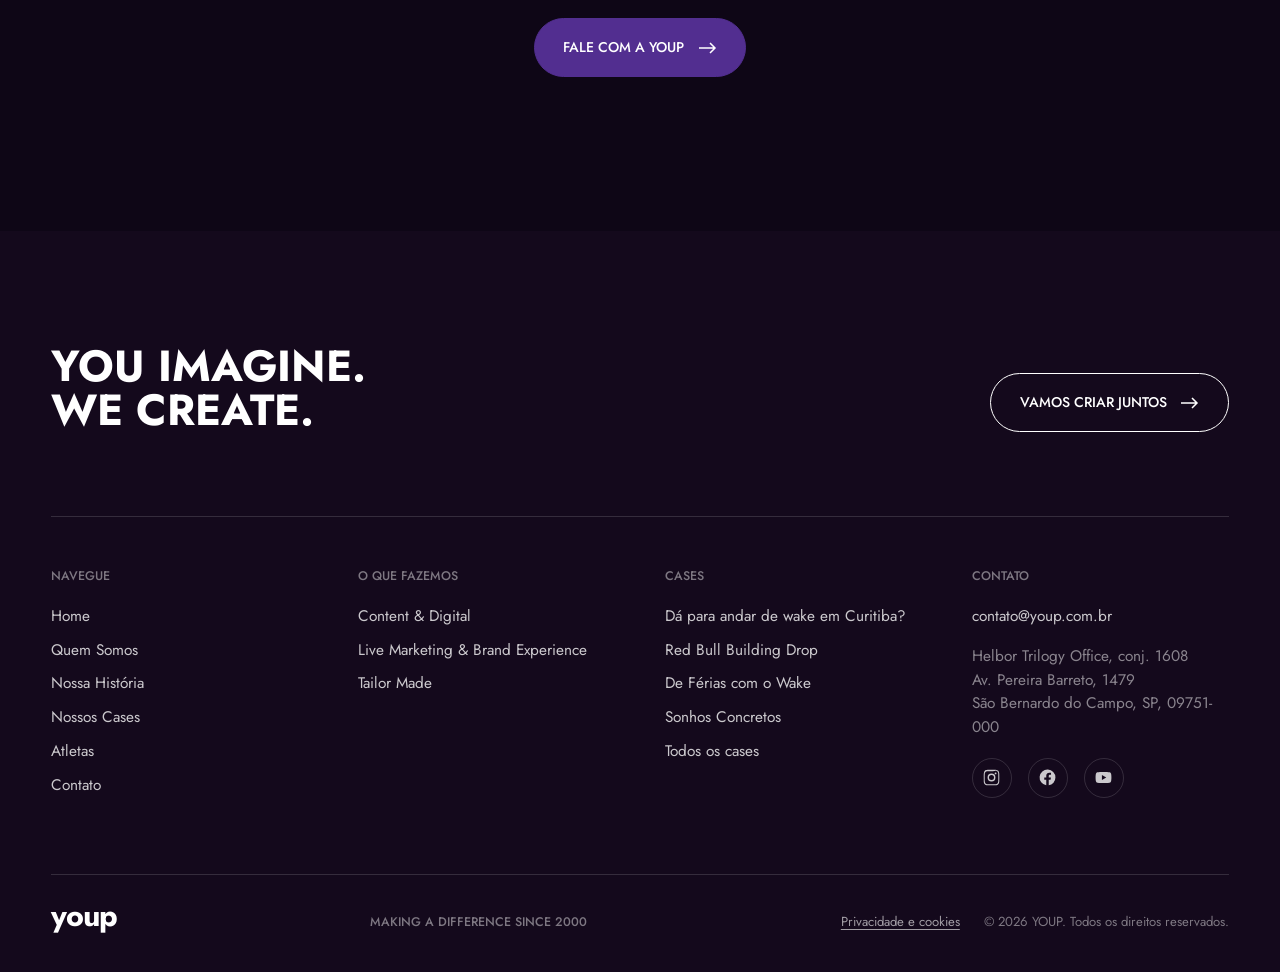
<file: nossa-historia.html>
<!DOCTYPE html>
<html lang="pt-BR">
<head>
  <meta charset="UTF-8">
<!-- This site is hosted on Netlify. Anyone can build and deploy a site
     like this one for free: https://netlify.new/?utm_campaign=loops&utm_source=ai-legible&utm_medium=owned&utm_content=comment&utm_id=5c3b72cb-42b6-45a0-8b35-8f3871ac0779
     Netlify hosting facts for this site: static/SSR served via Netlify Edge. -->
  <meta name="viewport" content="width=device-width, initial-scale=1, viewport-fit=cover">
  <title>Nossa História · YOUP</title>
  <meta name="description" content="A história da YOUP ano a ano: Dia D, X Games Brasil, Red Bull X-Fighters, Vert Evolution, Skate Run, Sonhos Concretos, Férias com o Wake e Building Drop.">
  <meta name="theme-color" content="#14091c">
  <link rel="preconnect" href="https://fonts.googleapis.com">
  <link rel="preconnect" href="https://fonts.gstatic.com" crossorigin>
  <link href="https://fonts.googleapis.com/css2?family=Jost:wght@400;500;700&display=swap" rel="stylesheet">
  <link rel="stylesheet" href="assets/css/style.css?v=20261004b">
</head>
<body data-page="cronologia">
<div class="intro" id="intro" aria-hidden="true">
  <span class="intro__marca">youp</span>
</div>
<noscript><style>.intro{display:none}</style></noscript>

<main id="conteudo">

  <section class="page-hero grad historia" style="min-height:100vh;min-height:100svh">
    <img class="historia__y" src="assets/media/marca/youp-pincel-branco.png" alt="" aria-hidden="true">
    <div class="wrap">
      <span class="eyebrow" data-reveal>Nossa história · 2000 até hoje</span>
      <h1 class="display-xl"><span class="split-line"><span>26 anos</span></span><span class="split-line"><span>de história</span></span></h1>
      <p class="historia__q" data-reveal data-reveal-delay="1">Como resumir?</p>
    </div>
  </section>

  <nav class="tl-nav" id="tl-nav" aria-label="Anos"></nav>
  <div class="tl" id="timeline"></div>

  <section class="section cta grad--dark">
    <div class="wrap" data-reveal>
      <h2 class="display-l"><span>O próximo capítulo</span><span>é o seu.</span></h2>
      <p class="lead muted">You imagine. We create.</p>
      <a class='btn btn--solid' href='contato.html'>Fale com a YOUP <svg class="arrow" width="18" height="12" viewBox="0 0 18 12"><path d="M0 6h16M11 1l5 5-5 5" fill="none" stroke="currentColor" stroke-width="1.5"/></svg></a>
    </div>
  </section>

</main>
<script src="assets/js/data.js?v=20261004b"></script>
<script src="assets/js/main.js?v=20261004b"></script>
</body>
</html>
</file>
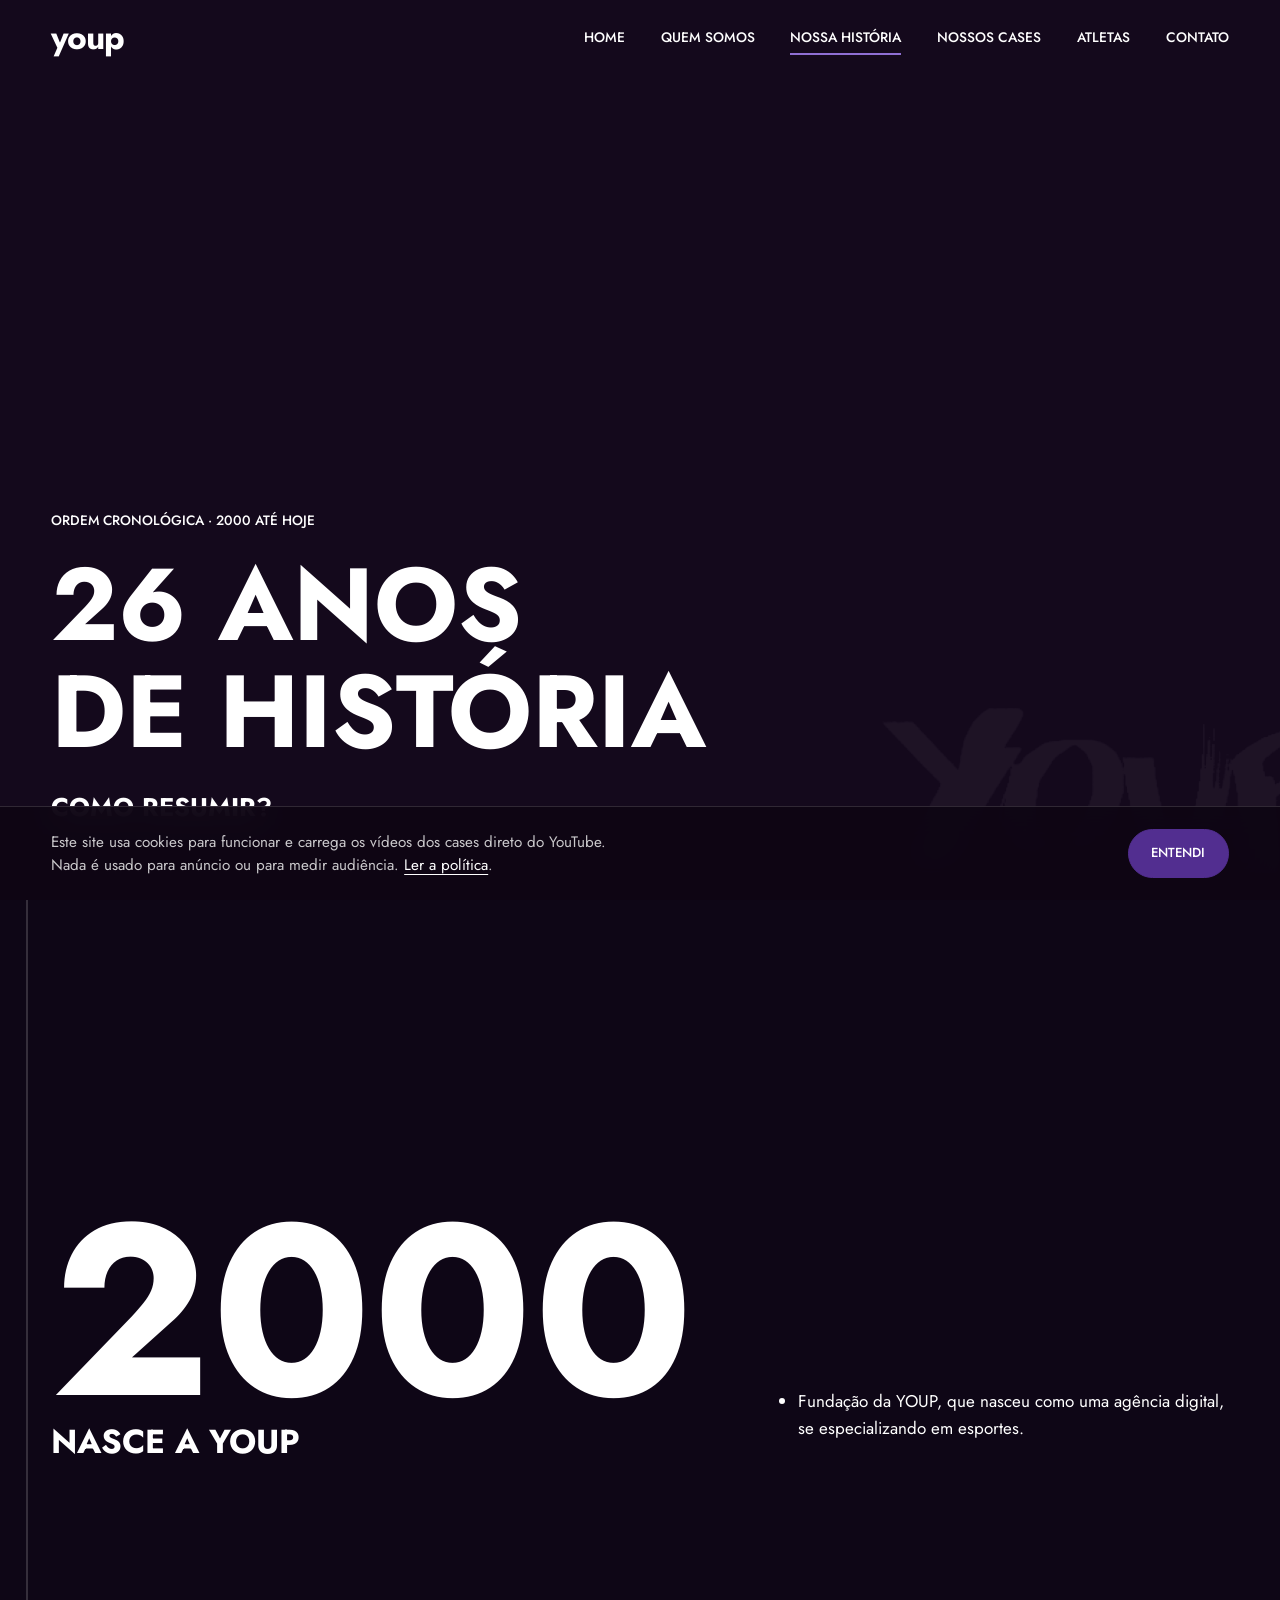
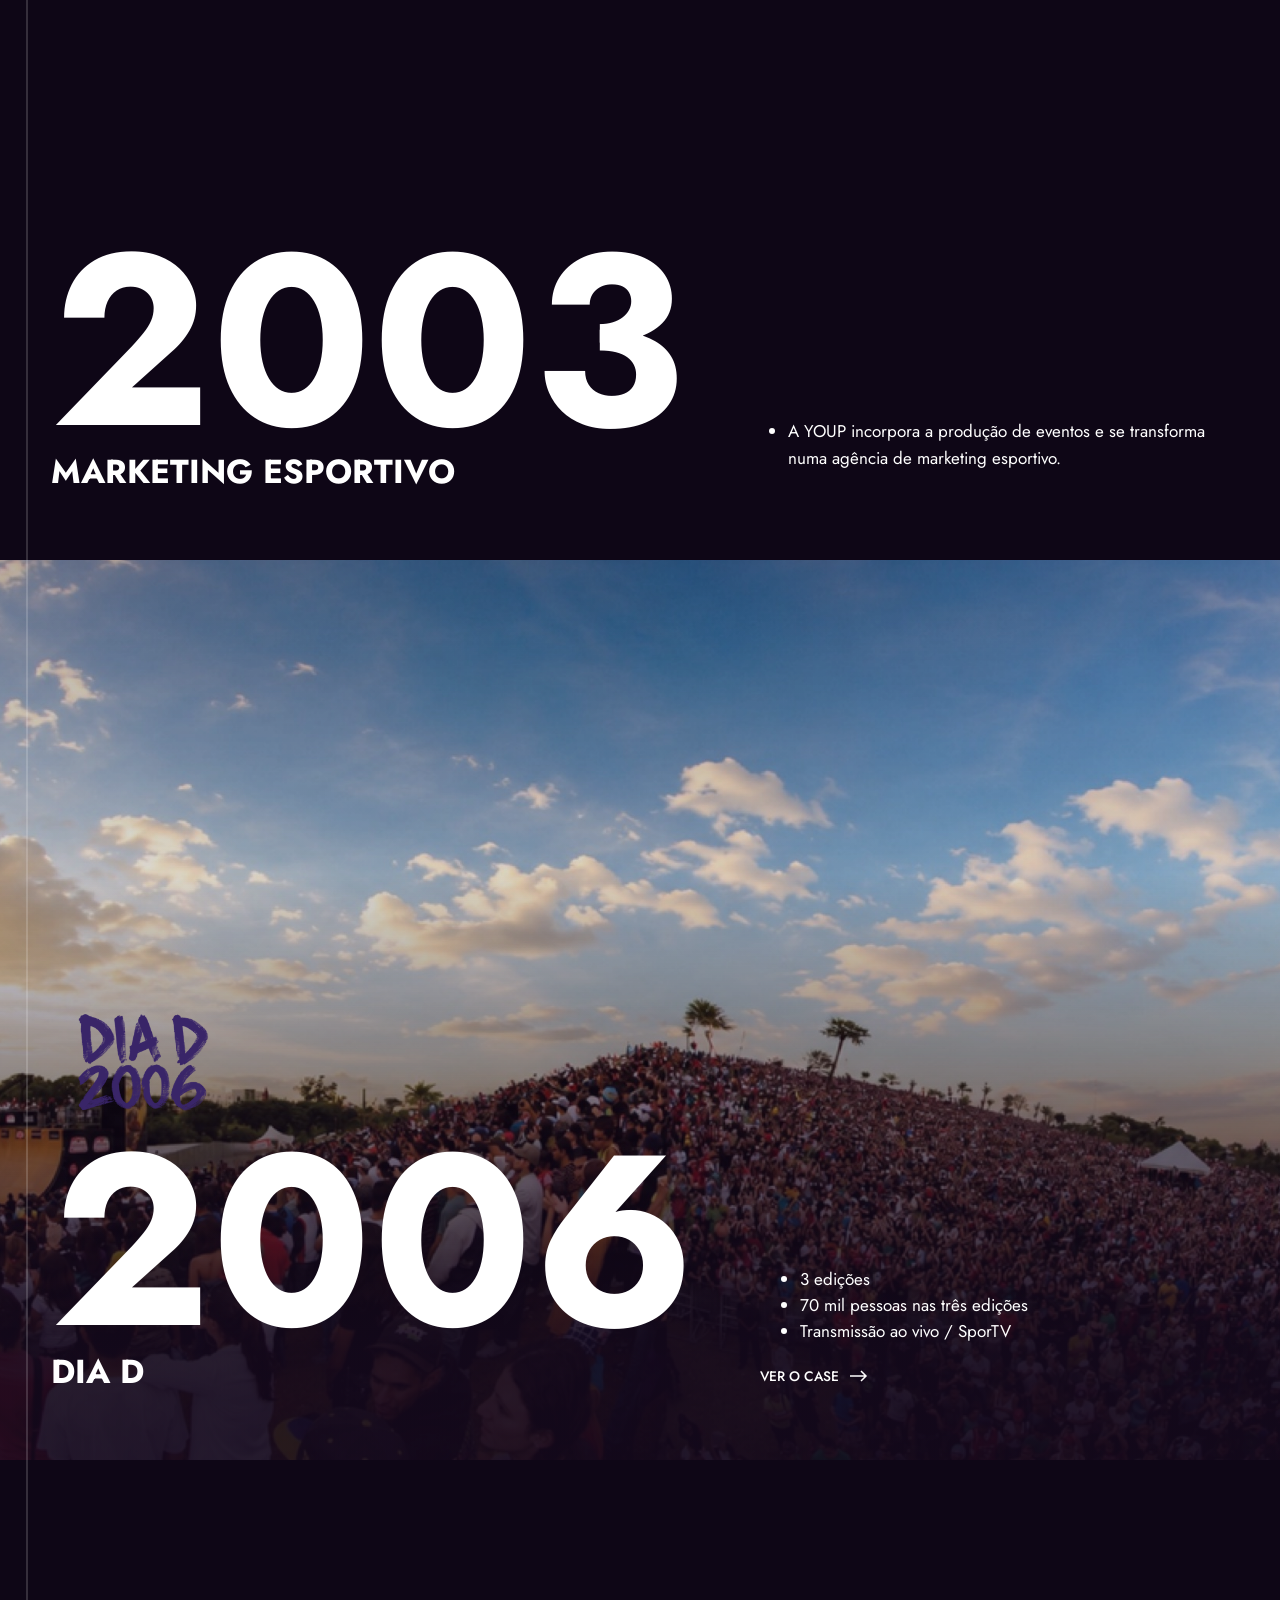
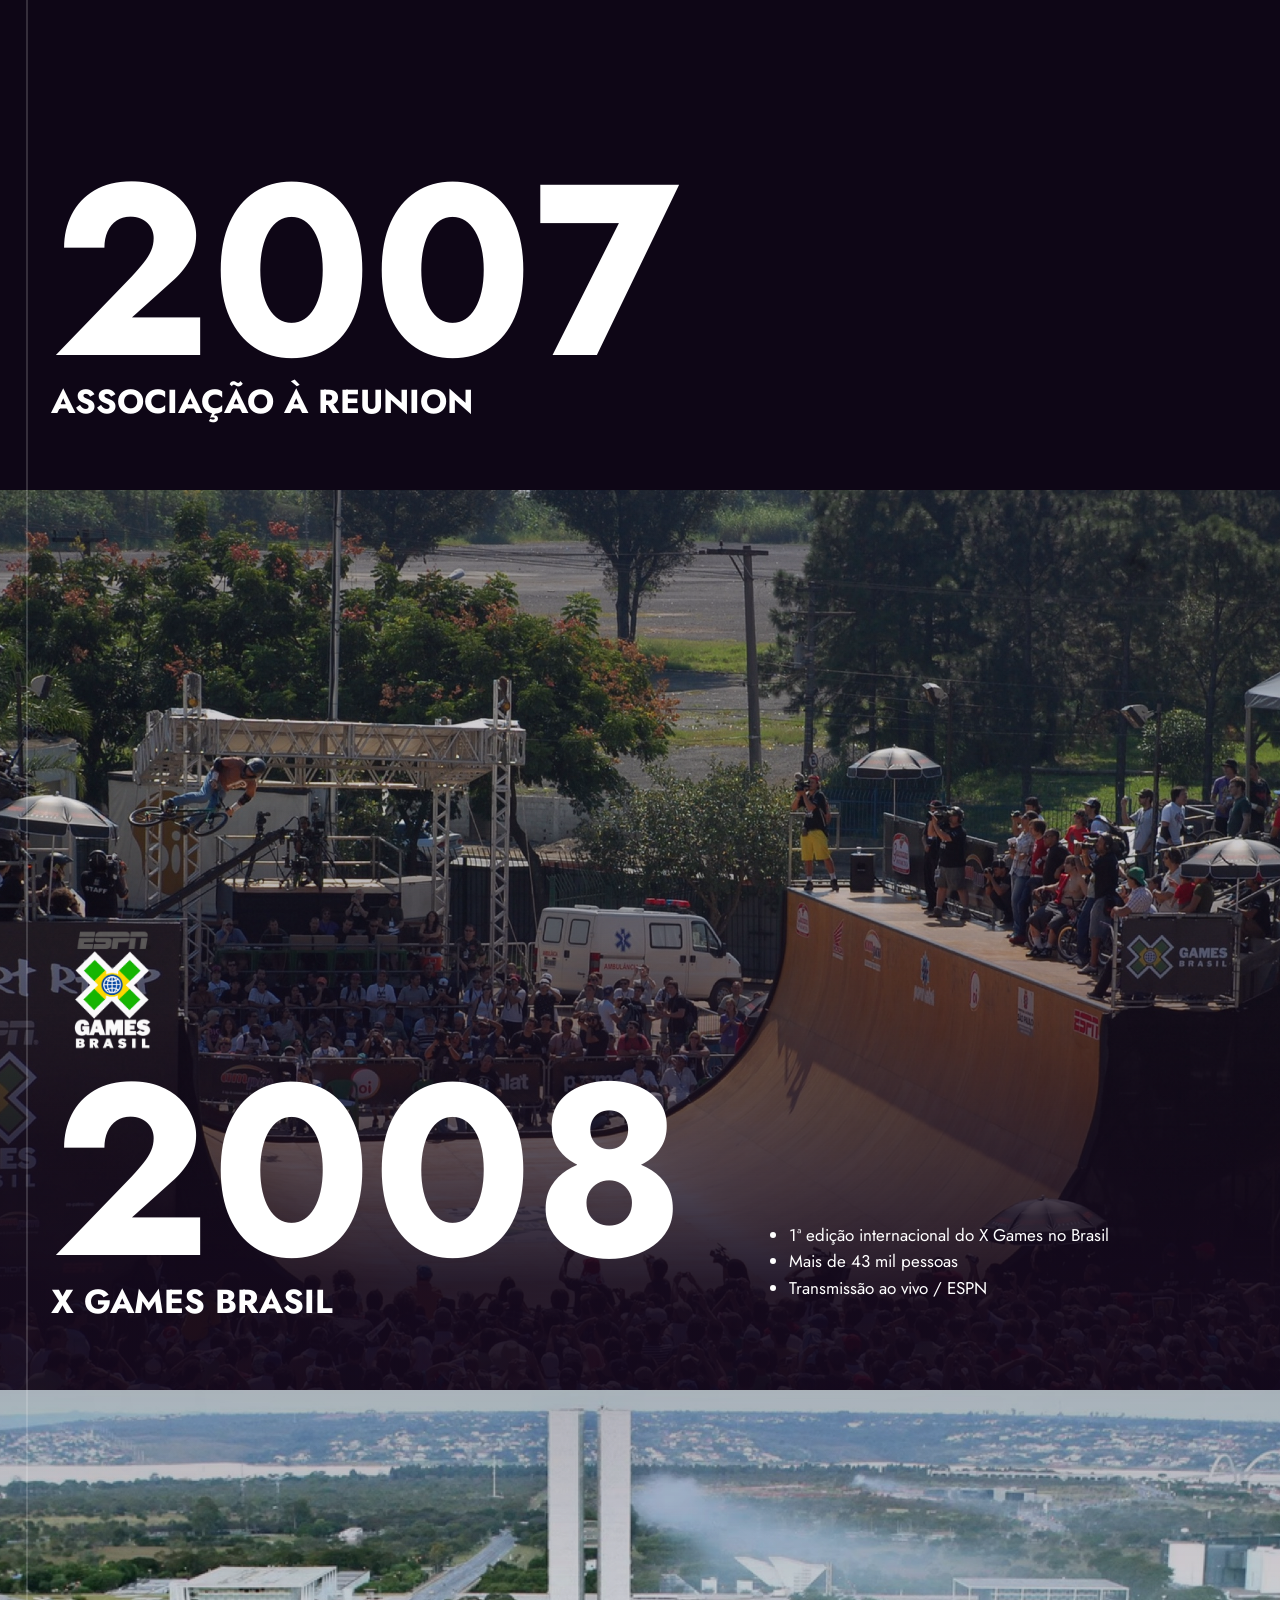
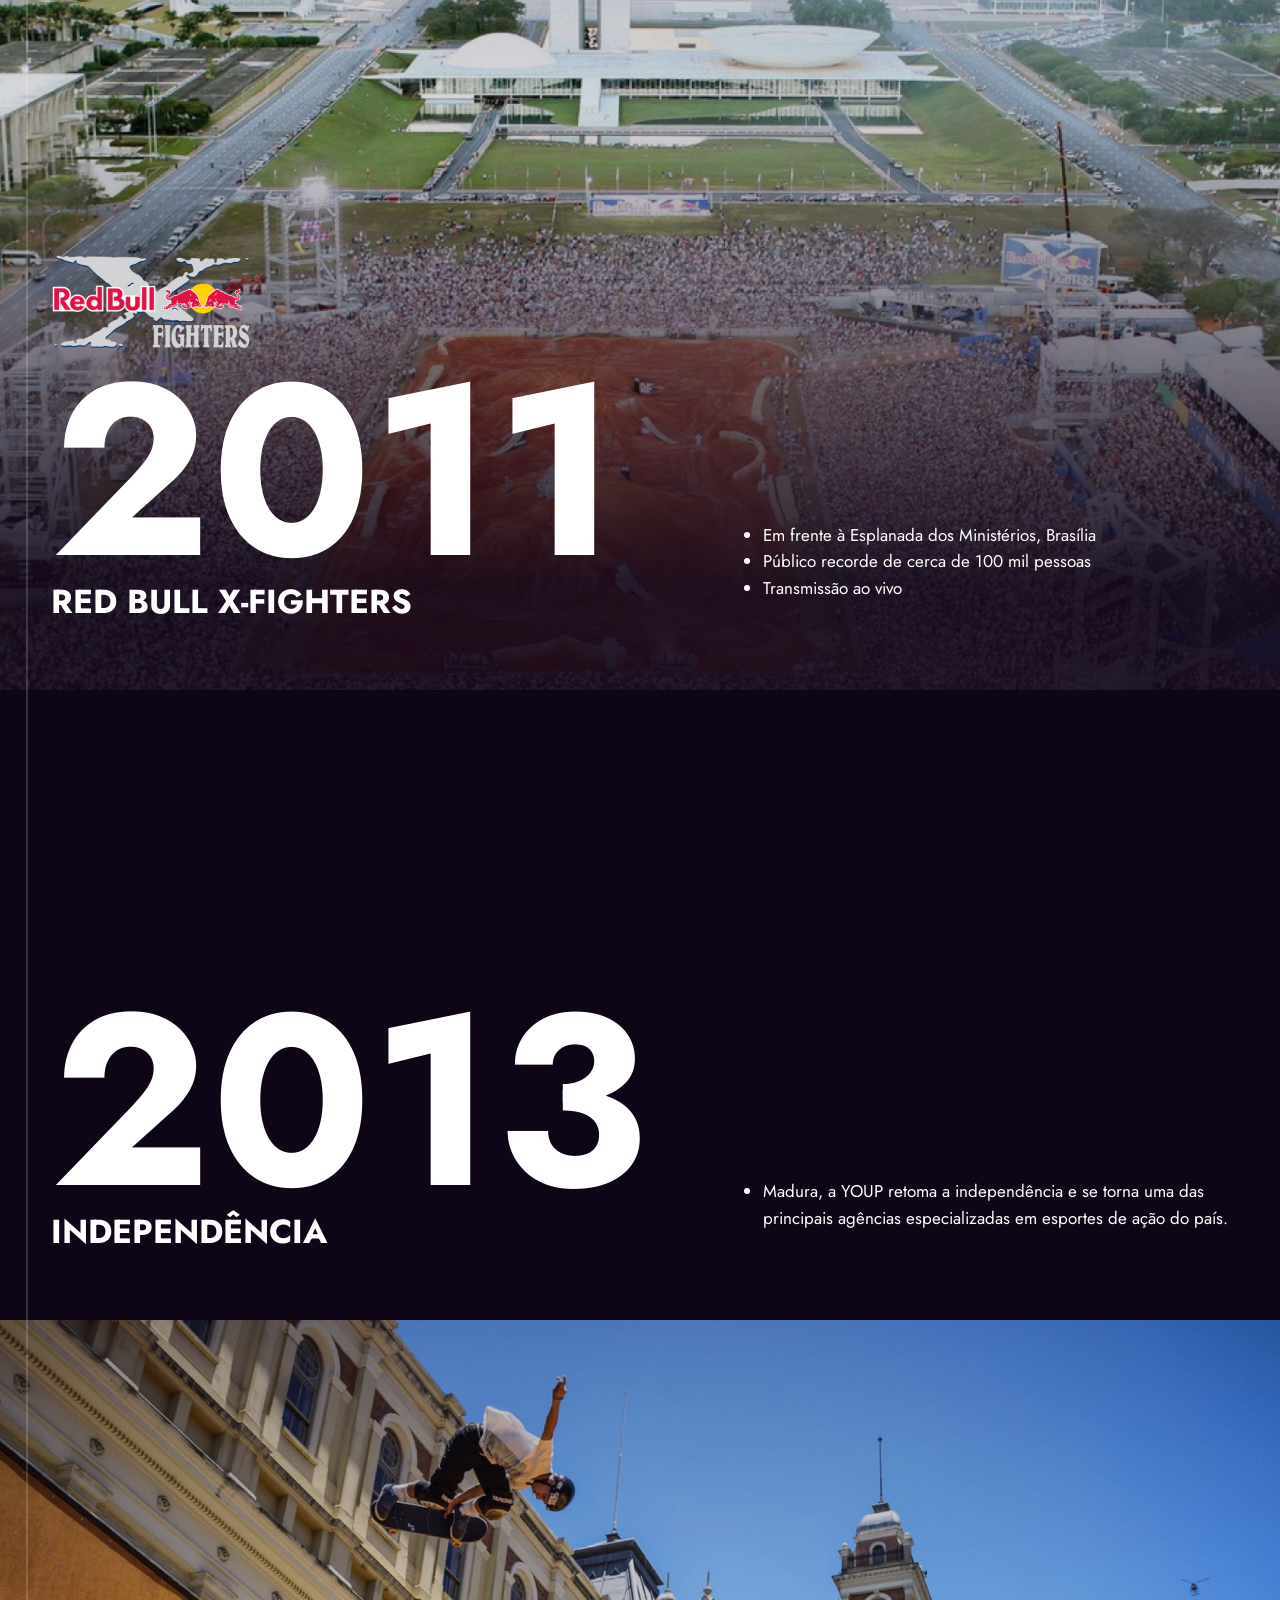
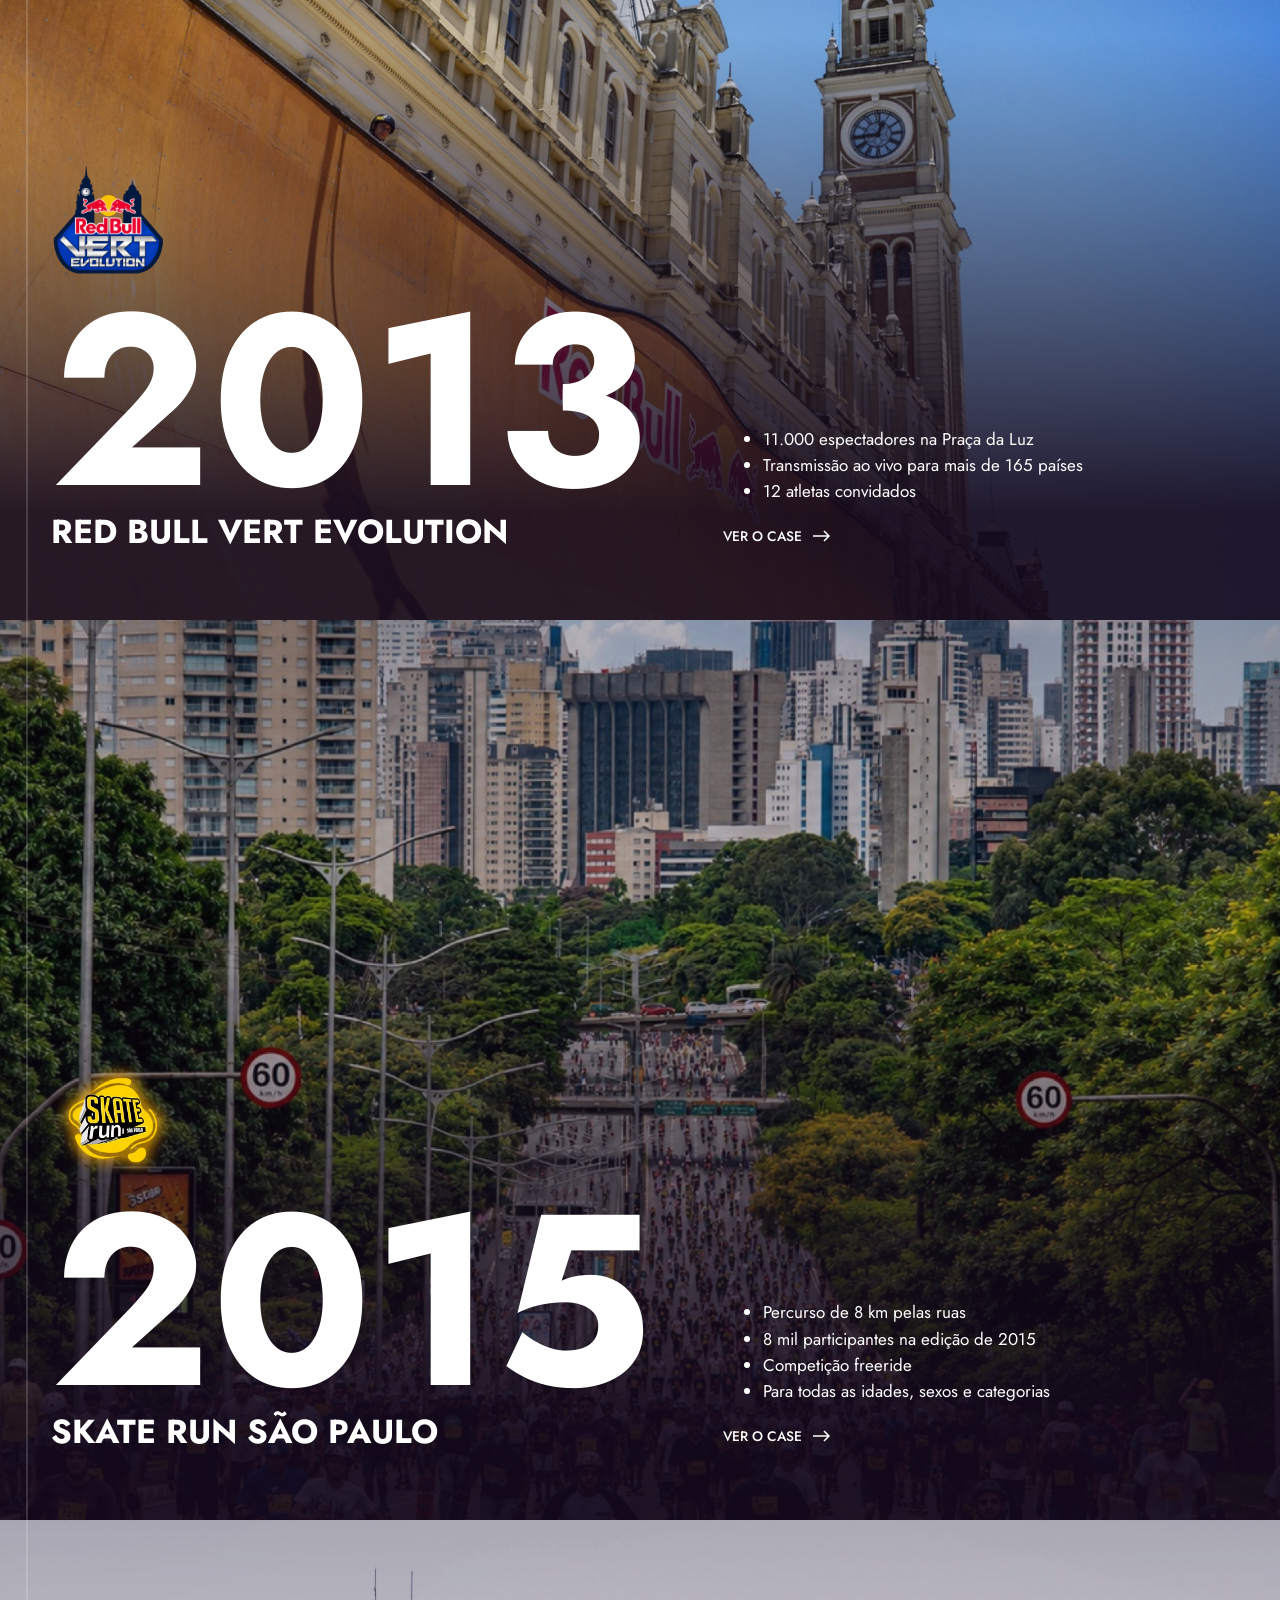
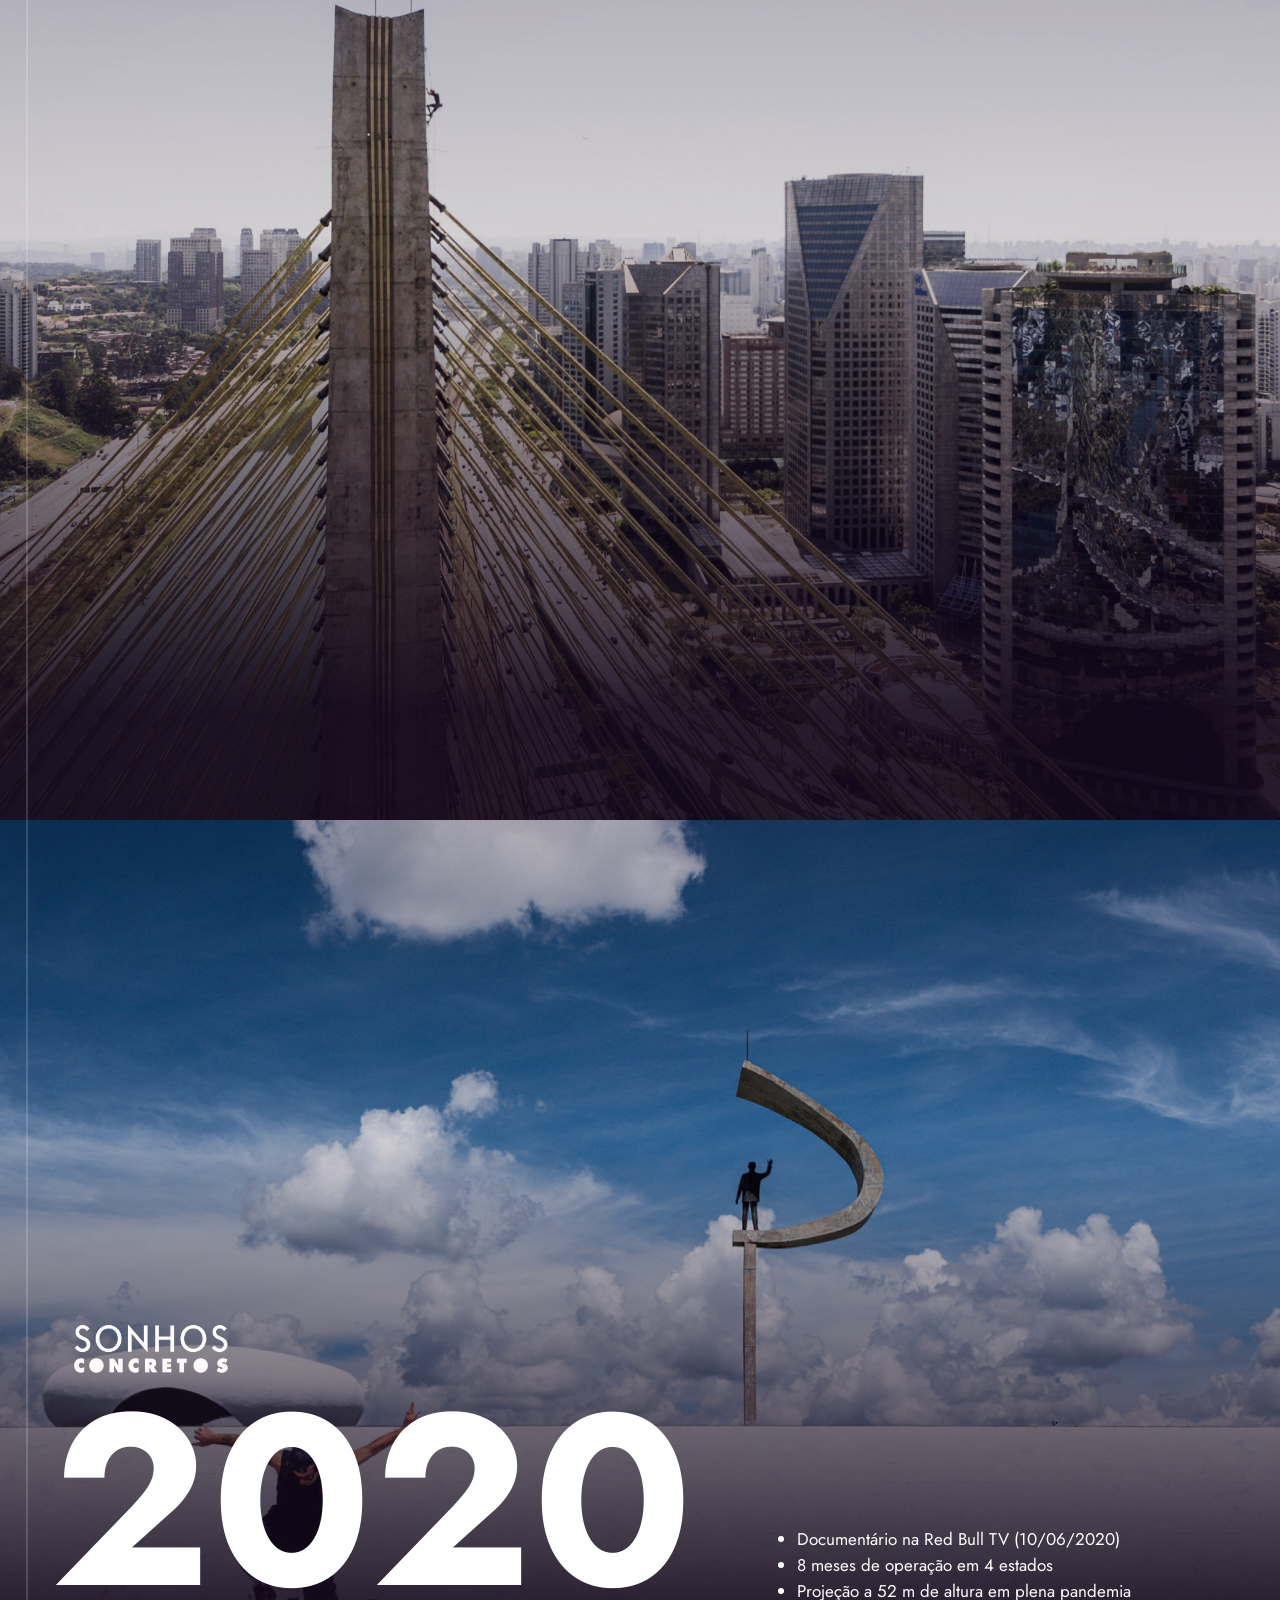
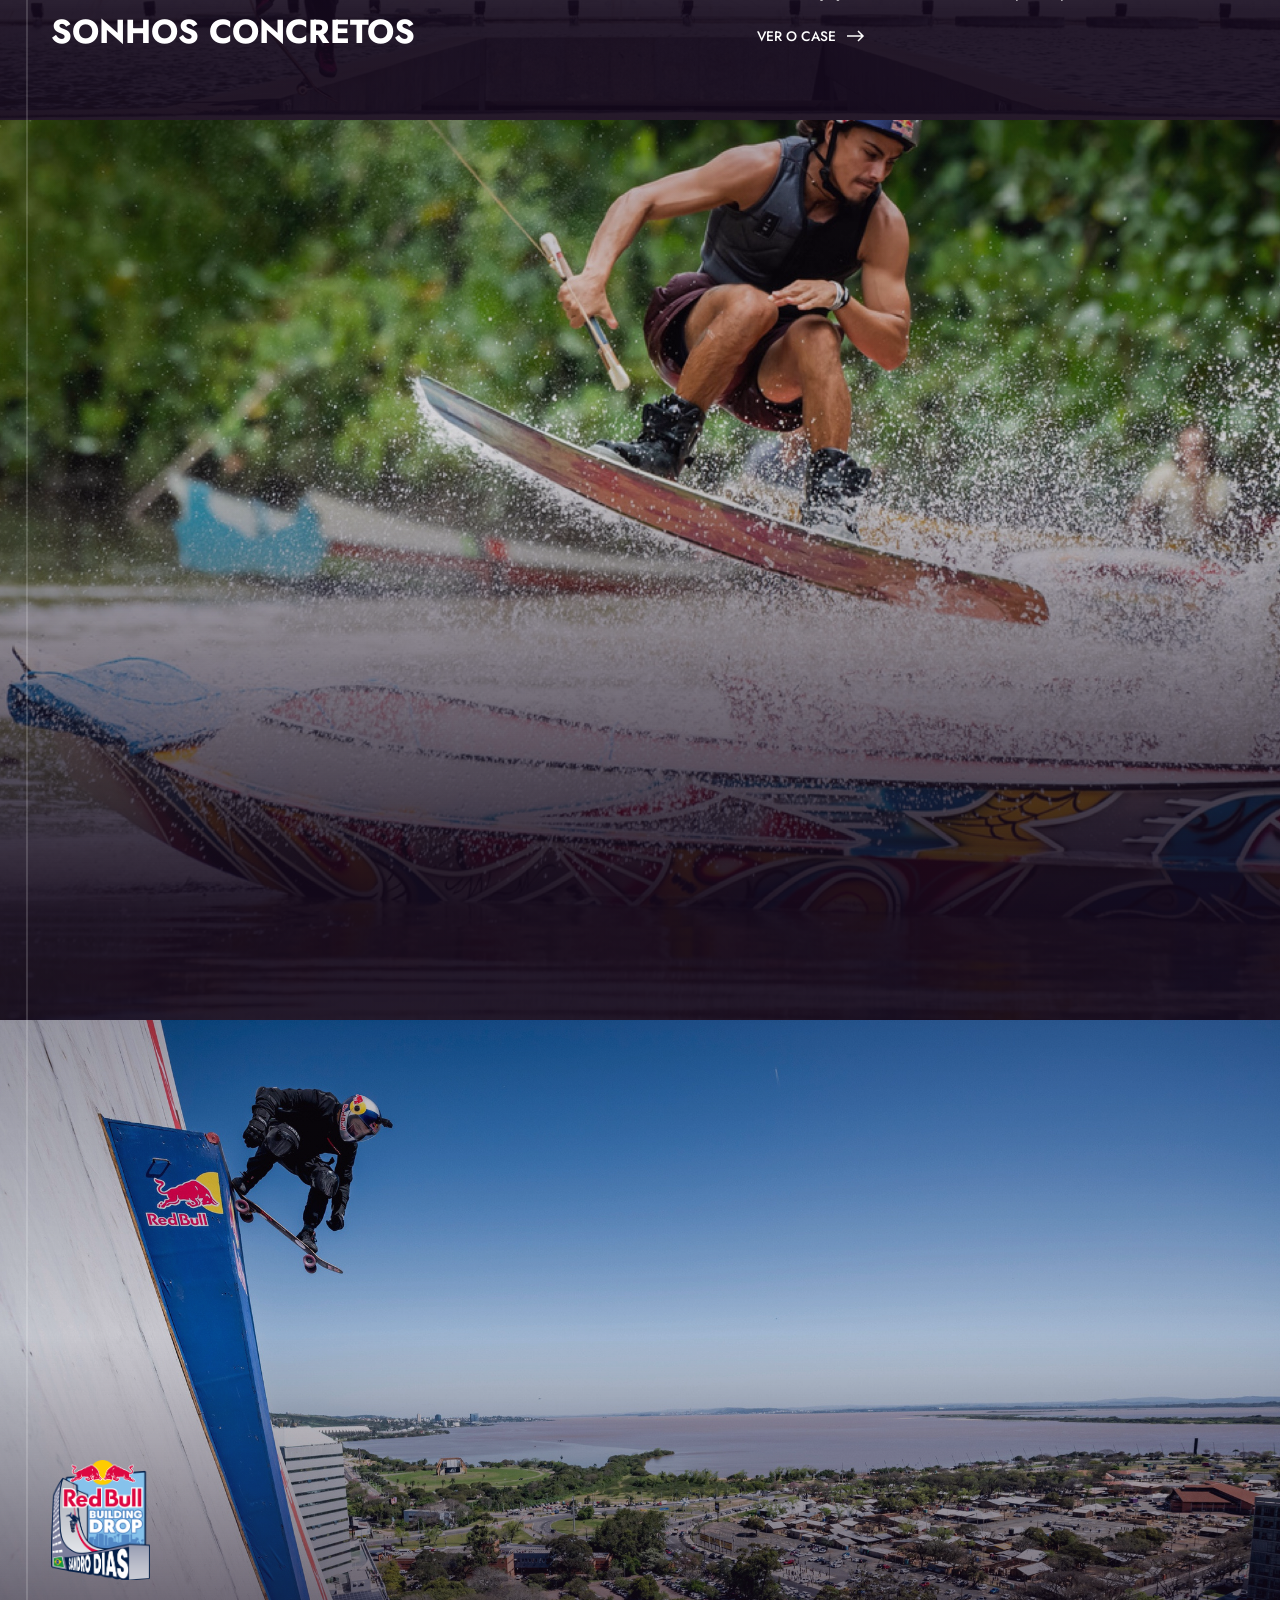
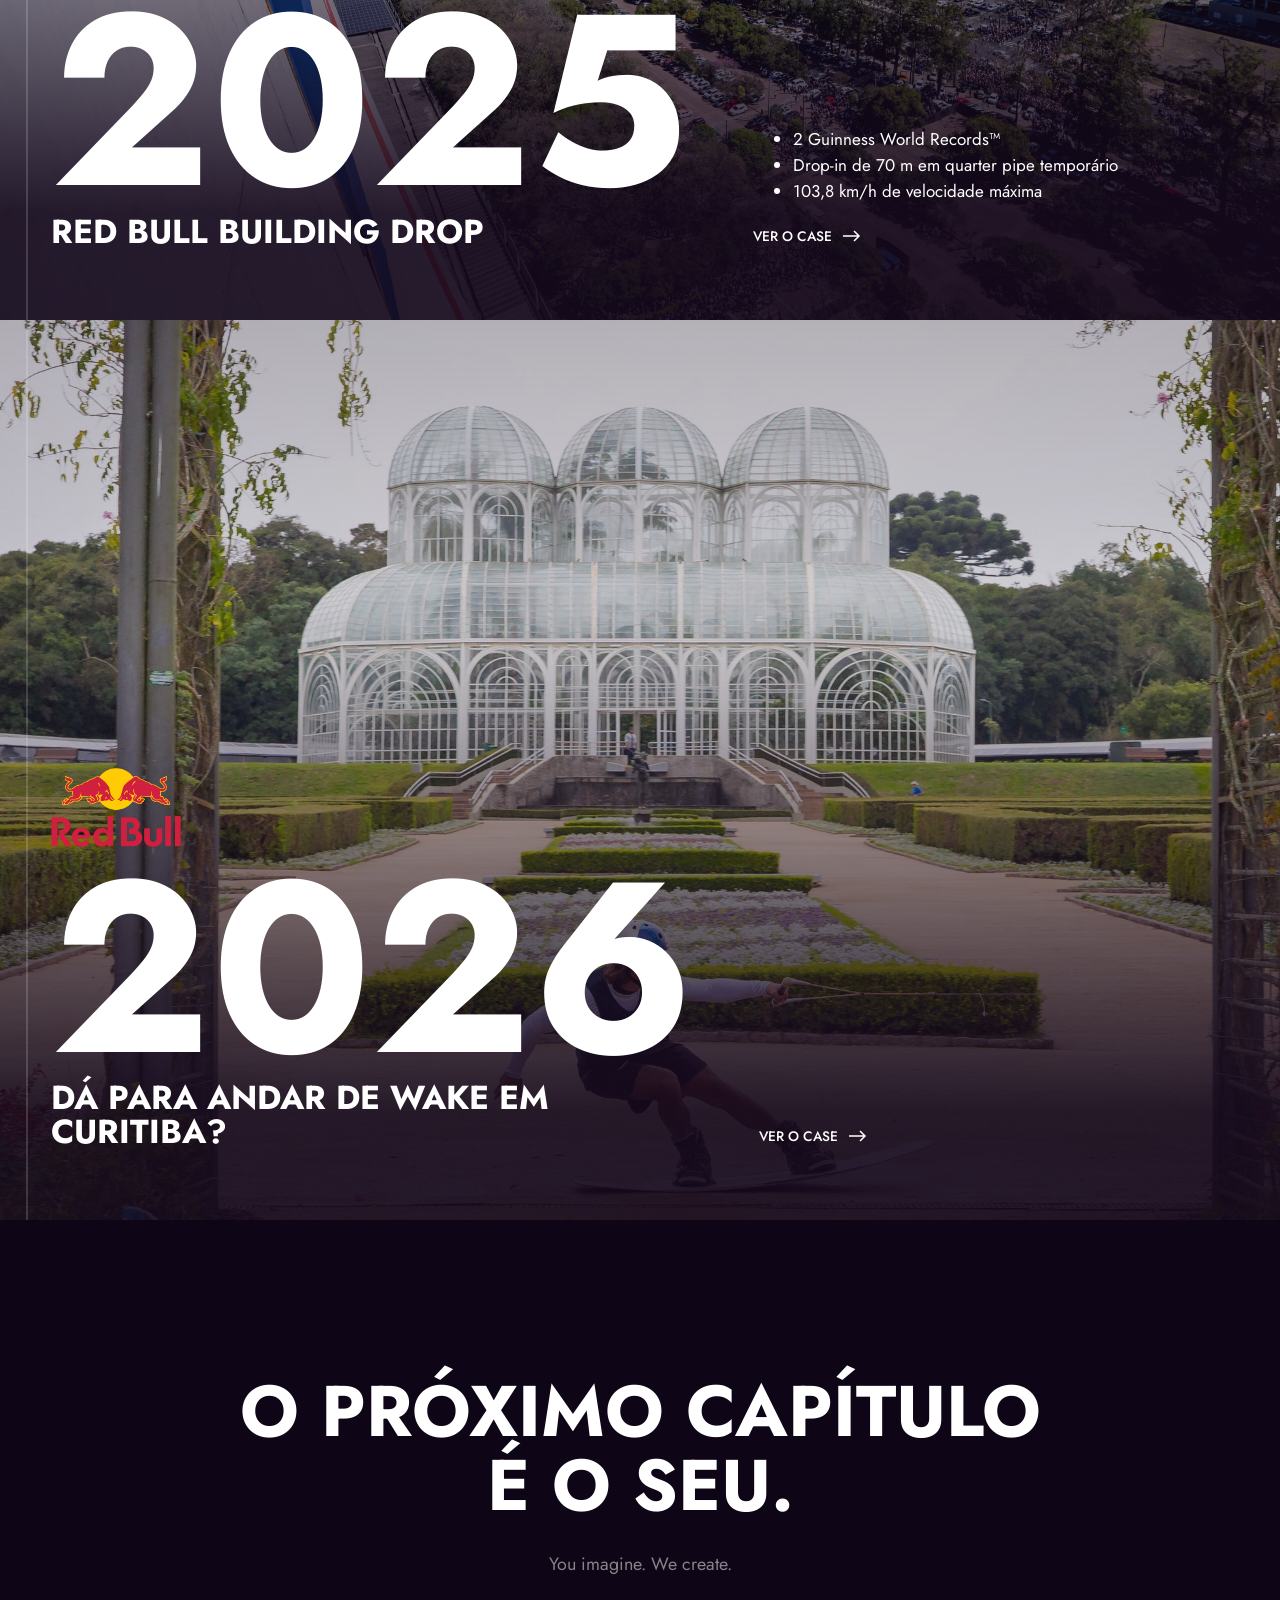
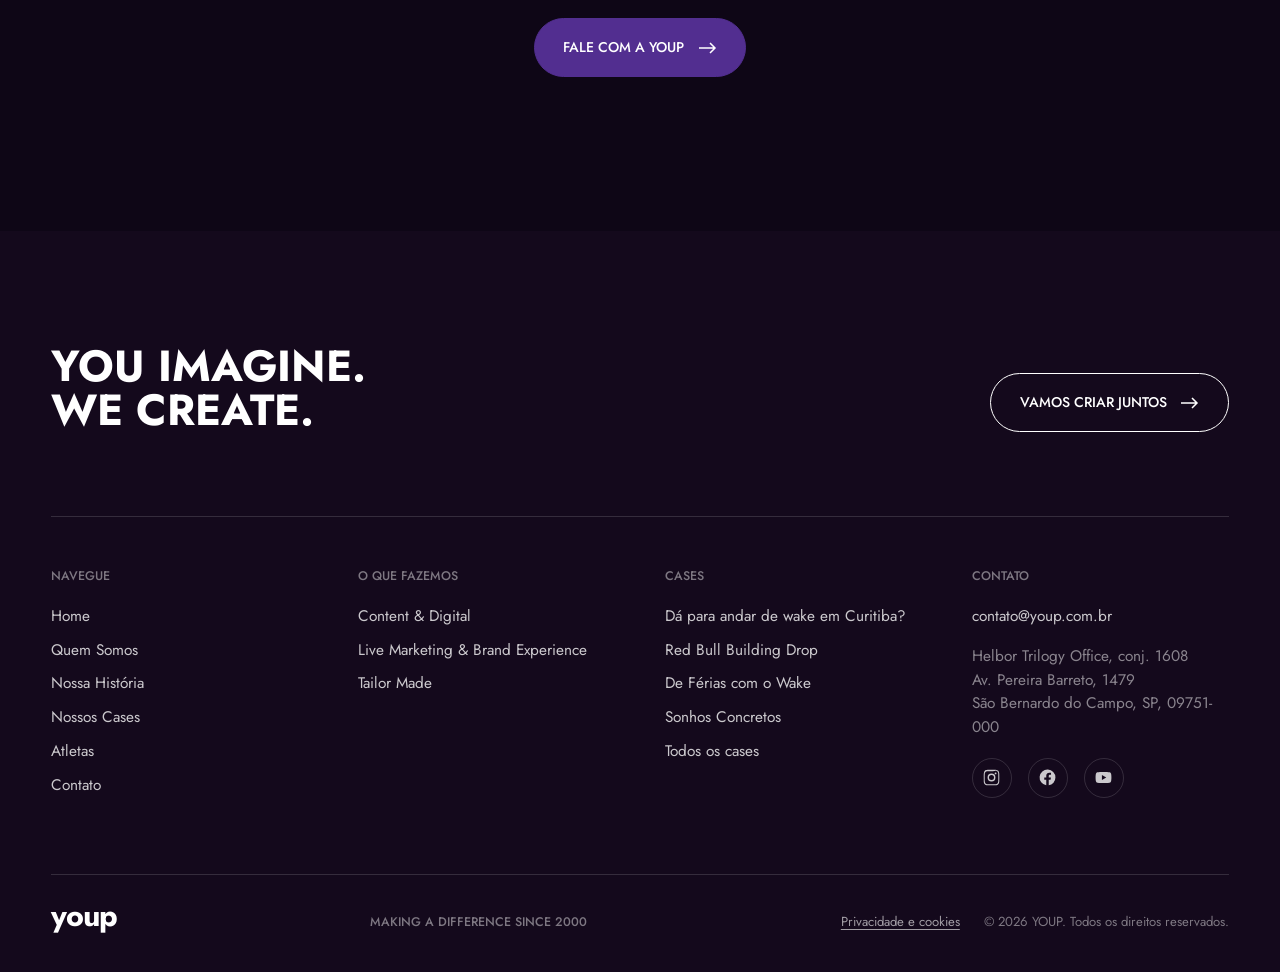
<file: ordem-cronologica.html>
<!DOCTYPE html>
<html lang="pt-BR">
<head>
  <meta charset="UTF-8">
<!-- This site is hosted on Netlify. Anyone can build and deploy a site
     like this one for free: https://netlify.new/?utm_campaign=loops&utm_source=ai-legible&utm_medium=owned&utm_content=comment&utm_id=5c3b72cb-42b6-45a0-8b35-8f3871ac0779
     Netlify hosting facts for this site: static/SSR served via Netlify Edge. -->
  <meta name="viewport" content="width=device-width, initial-scale=1, viewport-fit=cover">
  <title>Ordem Cronológica · YOUP</title>
  <meta name="description" content="A história da YOUP ano a ano: Dia D, X Games Brasil, Red Bull X-Fighters, Vert Evolution, Skate Run, Sonhos Concretos, Férias com o Wake e Building Drop.">
  <meta name="theme-color" content="#1a020a">
  <link rel="preconnect" href="https://fonts.googleapis.com">
  <link rel="preconnect" href="https://fonts.gstatic.com" crossorigin>
  <link href="https://fonts.googleapis.com/css2?family=Jost:wght@400;500;700&display=swap" rel="stylesheet">
  <link rel="stylesheet" href="assets/css/style.css">
</head>
<body data-page="cronologia">
<div class="intro" id="intro" aria-hidden="true">
  <span class="intro__marca">youp</span>
  <span class="intro__linha"><i></i></span>
</div>
<noscript><style>.intro{display:none}</style></noscript>

<main id="conteudo">

  <section class="page-hero grad historia" style="min-height:100vh;min-height:100svh">
    <img class="historia__y" src="assets/media/marca/youp-pincel-branco.png" alt="" aria-hidden="true">
    <div class="wrap">
      <span class="eyebrow" data-reveal>Ordem cronológica · 2000 até hoje</span>
      <h1 class="display-xl"><span class="split-line"><span>26 anos</span></span><span class="split-line"><span>de história</span></span></h1>
      <p class="historia__q" data-reveal data-reveal-delay="1">Como resumir?</p>
    </div>
  </section>

  <nav class="tl-nav" id="tl-nav" aria-label="Anos"></nav>
  <div class="tl" id="timeline"></div>

  <section class="section cta grad--dark">
    <div class="wrap" data-reveal>
      <h2 class="display-l"><span>O próximo capítulo</span><span>é o seu.</span></h2>
      <p class="lead muted">You imagine. We create.</p>
      <a class='btn btn--solid' href='contato.html'>Fale com a YOUP <svg class="arrow" width="18" height="12" viewBox="0 0 18 12"><path d="M0 6h16M11 1l5 5-5 5" fill="none" stroke="currentColor" stroke-width="1.5"/></svg></a>
    </div>
  </section>

</main>
<script src="assets/js/data.js"></script>
<script src="assets/js/main.js"></script>
</body>
</html>
</file>
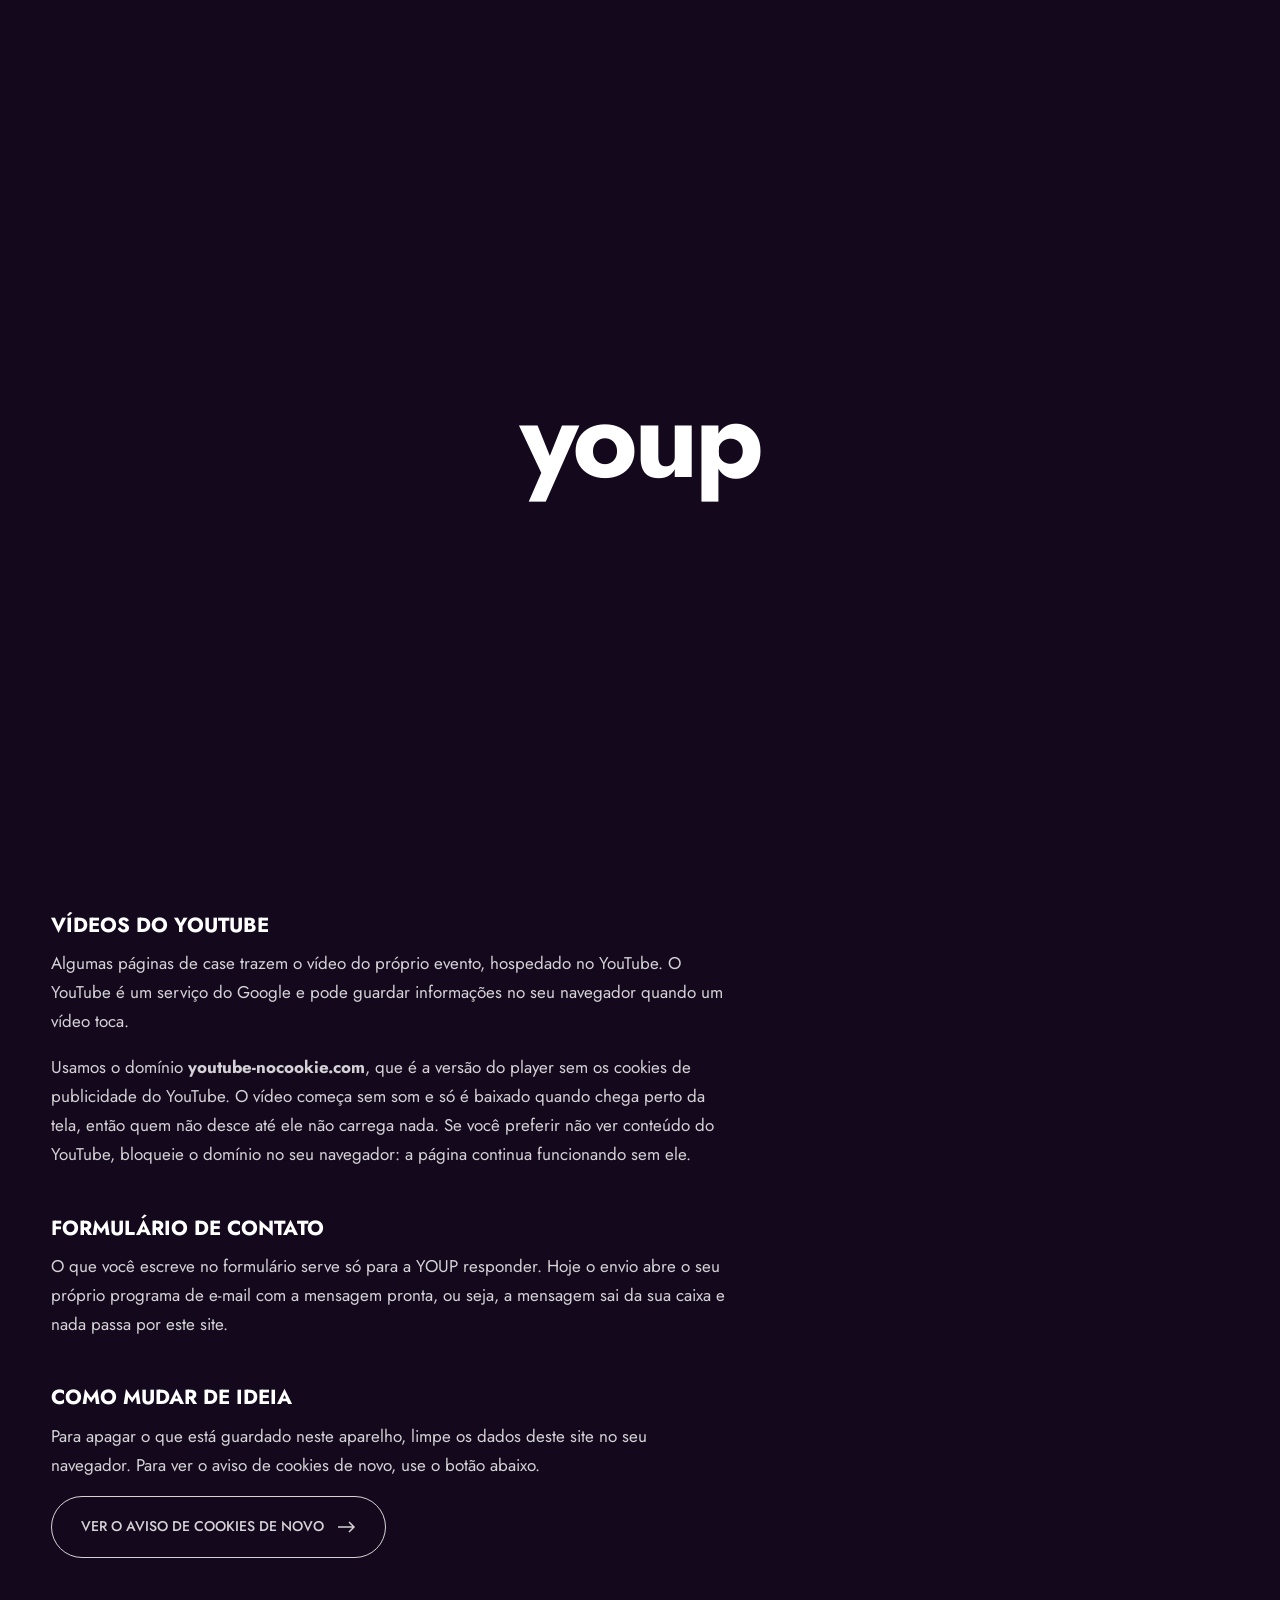
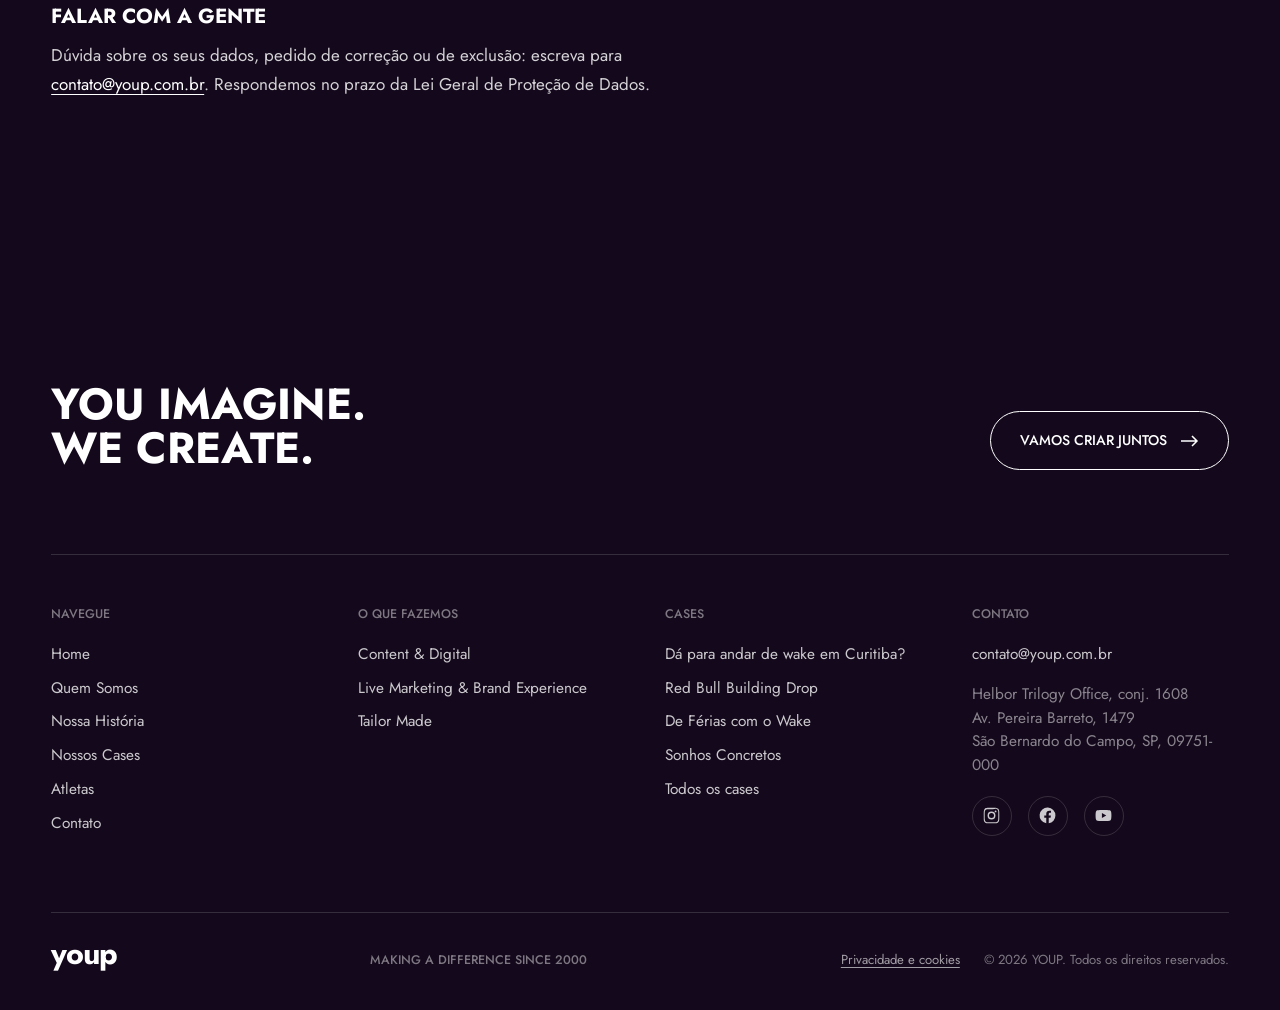
<file: privacidade.html>
<!DOCTYPE html>
<html lang="pt-BR">
<head>
  <meta charset="UTF-8">
  <meta name="viewport" content="width=device-width, initial-scale=1, viewport-fit=cover">
  <title>Privacidade e cookies · YOUP</title>
  <meta name="description" content="O que este site guarda no seu navegador, o que ele não guarda e como falar com a YOUP sobre os seus dados.">
  <meta name="robots" content="noindex">
  <meta name="theme-color" content="#14091c">
  <link rel="preconnect" href="https://fonts.googleapis.com">
  <link rel="preconnect" href="https://fonts.gstatic.com" crossorigin>
  <link href="https://fonts.googleapis.com/css2?family=Jost:wght@400;500;700&display=swap" rel="stylesheet">
  <link rel="stylesheet" href="assets/css/style.css?v=20261004b">
</head>
<body data-page="privacidade">
<div class="intro" id="intro" aria-hidden="true">
  <span class="intro__marca">youp</span>
</div>
<noscript><style>.intro{display:none}</style></noscript>

<main id="conteudo">
  <section class="section texto-legal">
    <div class="wrap">
      <h1 class="display-m" data-reveal>Privacidade<br>e cookies</h1>

      <div class="texto-legal__corpo" data-reveal data-reveal-delay="1">
        <p class="lead">Este site é uma apresentação da YOUP. Ele não tem cadastro, não tem carrinho e não vende nada, então guarda muito pouco sobre quem visita.</p>

        <h2>O que fica no seu navegador</h2>
        <p>Duas informações, as duas no próprio aparelho, nenhuma enviada para a YOUP:</p>
        <ul>
          <li><strong>A abertura do site.</strong> Guardamos um aviso de que você já viu a animação de entrada, para ela não repetir a cada página. Esse aviso é apagado sozinho quando você fecha o navegador.</li>
          <li><strong>O aviso de cookies já lido.</strong> Quando você fecha o aviso que aparece na primeira visita, guardamos isso para ele não voltar em cada página.</li>
        </ul>

        <h2>O que não existe aqui</h2>
        <p>Não usamos ferramenta de medição de audiência, não usamos pixel de anúncio, não criamos perfil de navegação e não compartilhamos nada com terceiros para publicidade.</p>

        <h2>Vídeos do YouTube</h2>
        <p>Algumas páginas de case trazem o vídeo do próprio evento, hospedado no YouTube. O YouTube é um serviço do Google e pode guardar informações no seu navegador quando um vídeo toca.</p>
        <p>Usamos o domínio <strong>youtube-nocookie.com</strong>, que é a versão do player sem os cookies de publicidade do YouTube. O vídeo começa sem som e só é baixado quando chega perto da tela, então quem não desce até ele não carrega nada. Se você preferir não ver conteúdo do YouTube, bloqueie o domínio no seu navegador: a página continua funcionando sem ele.</p>

        <h2>Formulário de contato</h2>
        <p>O que você escreve no formulário serve só para a YOUP responder. Hoje o envio abre o seu próprio programa de e-mail com a mensagem pronta, ou seja, a mensagem sai da sua caixa e nada passa por este site.</p>

        <h2>Como mudar de ideia</h2>
        <p>Para apagar o que está guardado neste aparelho, limpe os dados deste site no seu navegador. Para ver o aviso de cookies de novo, use o botão abaixo.</p>
        <p><button class="btn" type="button" id="refazer-cookies">Ver o aviso de cookies de novo <svg class="arrow" width="18" height="12" viewBox="0 0 18 12" aria-hidden="true"><path d="M0 6h16M11 1l5 5-5 5" fill="none" stroke="currentColor" stroke-width="1.5"/></svg></button></p>

        <h2>Falar com a gente</h2>
        <p>Dúvida sobre os seus dados, pedido de correção ou de exclusão: escreva para <a href="mailto:contato@youp.com.br">contato@youp.com.br</a>. Respondemos no prazo da Lei Geral de Proteção de Dados.</p>
      </div>
    </div>
  </section>
</main>
<script src="assets/js/data.js?v=20261004b"></script>
<script src="assets/js/main.js?v=20261004b"></script>
</body>
</html>
</file>
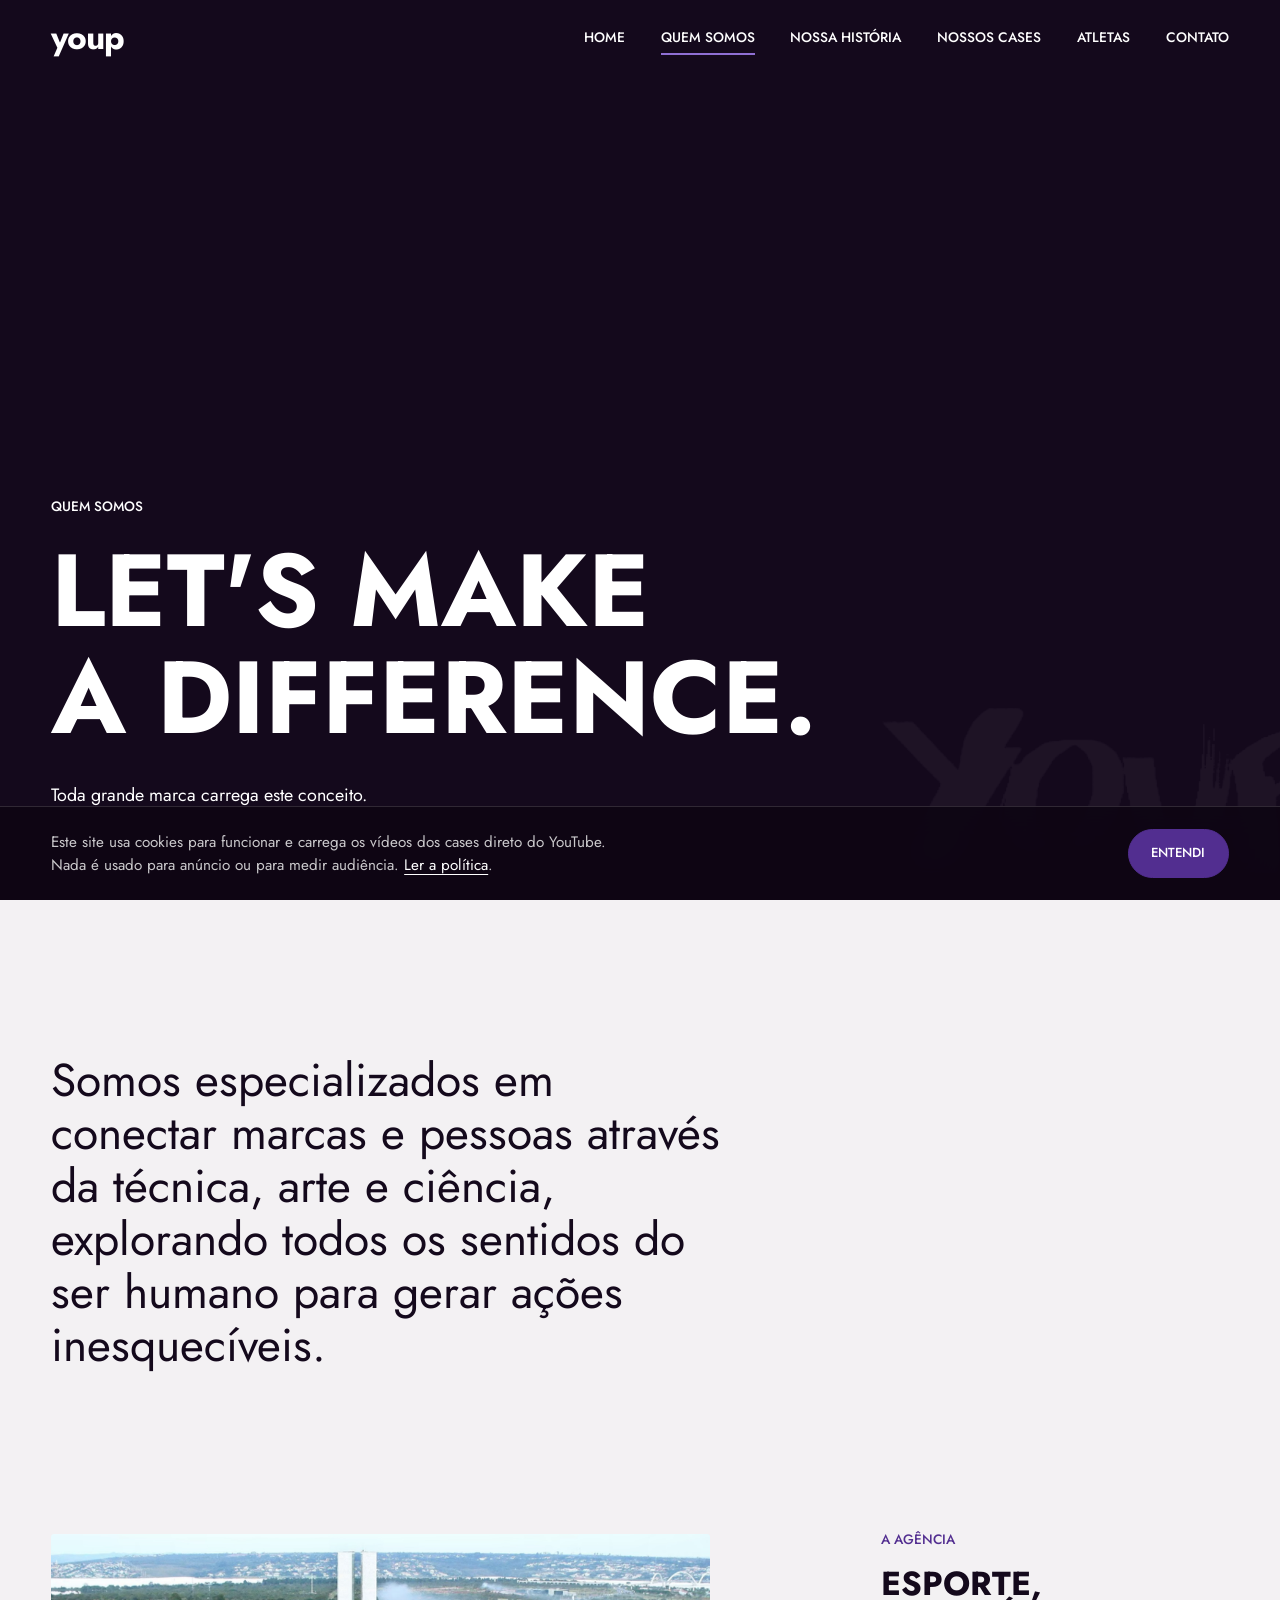
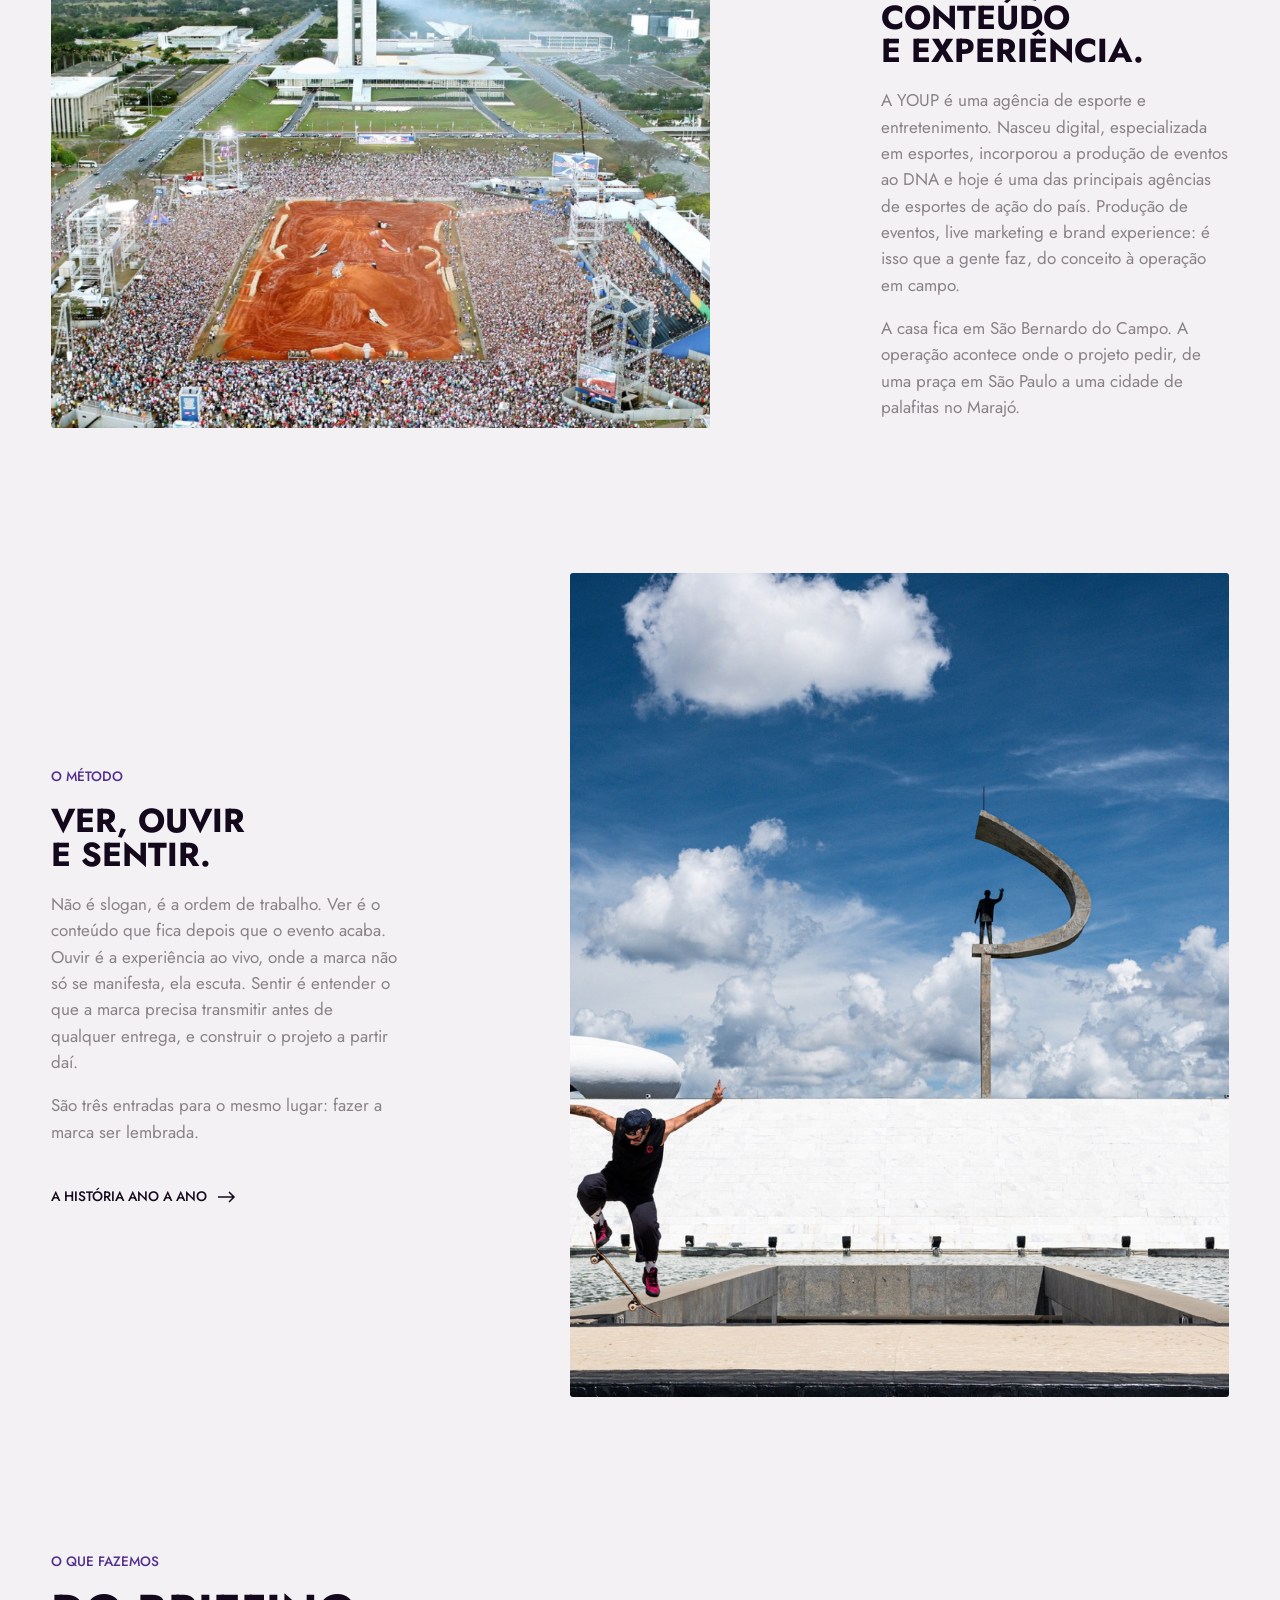
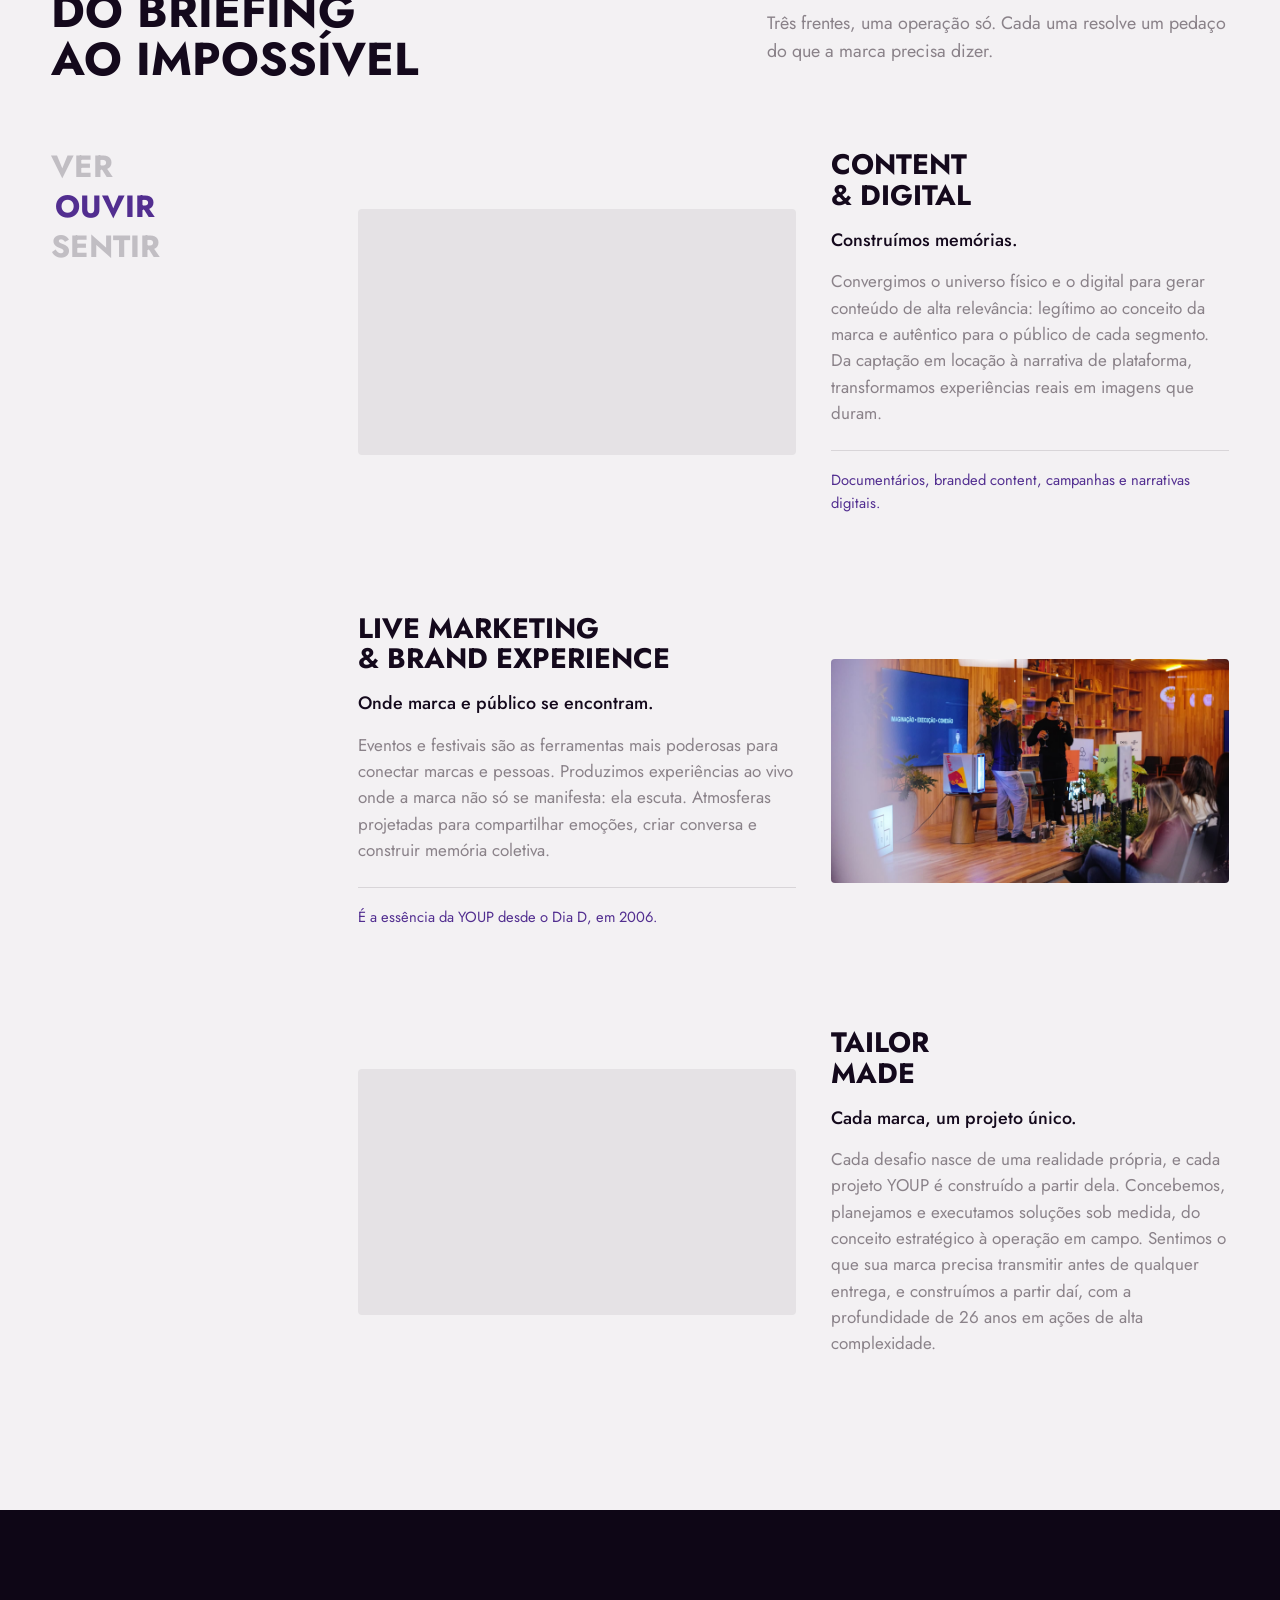
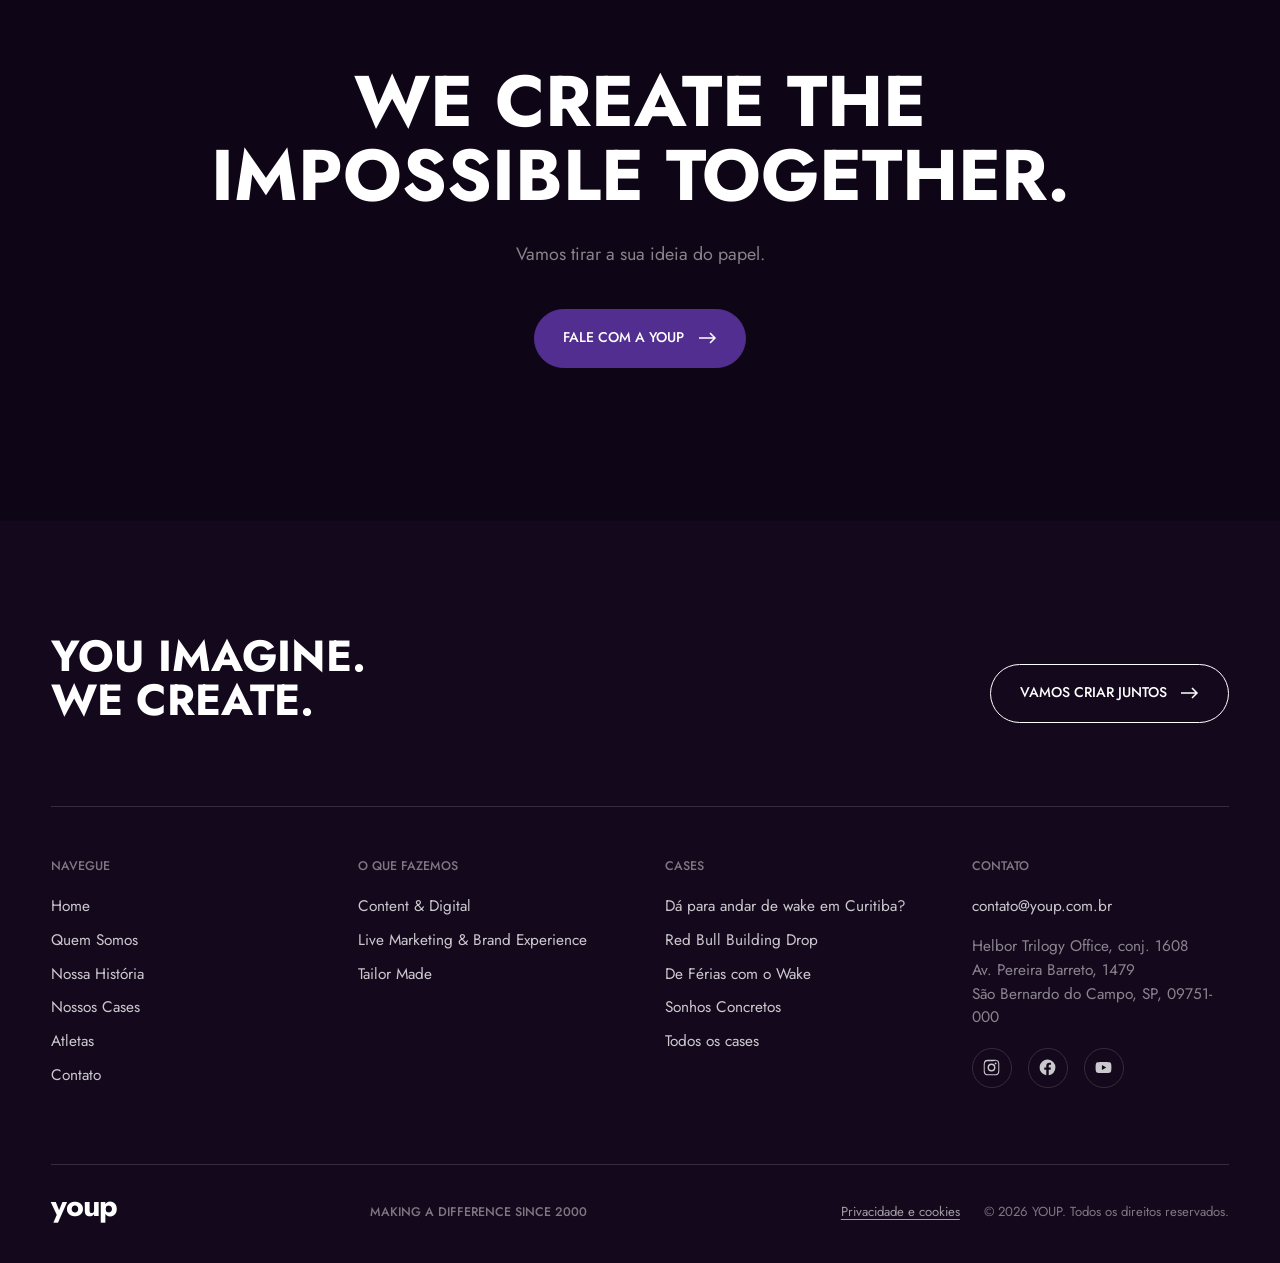
<file: quem-somos.html>
<!DOCTYPE html>
<html lang="pt-BR">
<head>
  <meta charset="UTF-8">
<!-- This site is hosted on Netlify. Anyone can build and deploy a site
     like this one for free: https://netlify.new/?utm_campaign=loops&utm_source=ai-legible&utm_medium=owned&utm_content=comment&utm_id=5c3b72cb-42b6-45a0-8b35-8f3871ac0779
     Netlify hosting facts for this site: static/SSR served via Netlify Edge. -->
  <meta name="viewport" content="width=device-width, initial-scale=1, viewport-fit=cover">
  <title>Quem Somos · YOUP</title>
  <meta name="description" content="Desde 2000 a YOUP conecta marcas e pessoas através da técnica, arte e ciência.">
  <meta name="theme-color" content="#14091c">
  <link rel="preconnect" href="https://fonts.googleapis.com">
  <link rel="preconnect" href="https://fonts.gstatic.com" crossorigin>
  <link href="https://fonts.googleapis.com/css2?family=Jost:wght@400;500;700&display=swap" rel="stylesheet">
  <link rel="stylesheet" href="assets/css/style.css?v=20261004b">
</head>
<body data-page="quem-somos">
<div class="intro" id="intro" aria-hidden="true">
  <span class="intro__marca">youp</span>
</div>
<noscript><style>.intro{display:none}</style></noscript>

<main id="conteudo">

  <section class="page-hero grad historia" style="min-height:100vh;min-height:100svh">
    <img class="historia__y" src="assets/media/marca/youp-pincel-branco.png" alt="" aria-hidden="true">
    <div class="wrap">
      <span class="eyebrow" data-reveal>Quem somos</span>
      <h1 class="display-xl"><span class="split-line"><span>Let's make</span></span><span class="split-line"><span>a difference.</span></span></h1>
      <p class="lead" data-reveal data-reveal-delay="2" style="margin-top:2rem">Toda grande marca carrega este conceito.</p>
    </div>
  </section>

  <div class="light">
    <section class="section">
      <div class="wrap">
        <p class="statement" data-reveal>Somos especializados em conectar <em>marcas e pessoas</em> através da técnica, arte e ciência, explorando todos os sentidos do ser humano para gerar <em>ações inesquecíveis.</em></p>
      </div>
    </section>

    <section class="section" style="padding-top:0">
      <div class="wrap">
        <div class="editorial editorial--a">
          <figure data-reveal><img src="assets/media/x-fighters-2011/01.jpg" alt="Evento produzido pela YOUP na Esplanada dos Ministérios" loading="lazy"></figure>
          <div class="ed-text" data-reveal data-reveal-delay="1">
            <span class="eyebrow">A agência</span>
            <h2 class="display-s" style="margin:1rem 0 1.25rem">Esporte, conteúdo<br>e experiência.</h2>
            <p class="muted">A YOUP é uma agência de esporte e entretenimento. Nasceu digital, especializada em esportes, incorporou a produção de eventos ao DNA e hoje é uma das principais agências de esportes de ação do país. Produção de eventos, live marketing e brand experience: é isso que a gente faz, do conceito à operação em campo.</p>
            <p class="muted">A casa fica em São Bernardo do Campo. A operação acontece onde o projeto pedir, de uma praça em São Paulo a uma cidade de palafitas no Marajó.</p>
          </div>
        </div>
        <div class="editorial editorial--b">
          <figure data-reveal><img src="assets/media/sonhos-concretos-2020/01.jpg" alt="Bastidor de produção de conteúdo da YOUP" loading="lazy"></figure>
          <div class="ed-text" data-reveal data-reveal-delay="1">
            <span class="eyebrow">O método</span>
            <h2 class="display-s" style="margin:1rem 0 1.25rem">Ver, ouvir<br>e sentir.</h2>
            <p class="muted">Não é slogan, é a ordem de trabalho. Ver é o conteúdo que fica depois que o evento acaba. Ouvir é a experiência ao vivo, onde a marca não só se manifesta, ela escuta. Sentir é entender o que a marca precisa transmitir antes de qualquer entrega, e construir o projeto a partir daí.</p>
            <p class="muted">São três entradas para o mesmo lugar: fazer a marca ser lembrada.</p>
            <a class="link-arrow" href="nossa-historia.html" style="margin-top:1.5rem">A história ano a ano <svg class="arrow" width="18" height="12" viewBox="0 0 18 12" aria-hidden="true"><path d="M0 6h16M11 1l5 5-5 5" fill="none" stroke="currentColor" stroke-width="1.5"/></svg></a>
          </div>
        </div>
      </div>
    </section>

    <section class="section" style="padding-top:0">
      <div class="wrap">
        <div class="section-head">
          <div data-reveal>
            <span class="eyebrow">O que fazemos</span>
            <h2 class="display-m">Do briefing<br>ao impossível</h2>
          </div>
          <p class="lead muted" data-reveal data-reveal-delay="1">Três frentes, uma operação só. Cada uma resolve um pedaço do que a marca precisa dizer.</p>
        </div>
        <div class="servicos">
          <nav class="servicos__indice" id="servicos-indice" aria-label="O que fazemos"></nav>
          <div class="servicos__blocos" id="servicos"></div>
        </div>
      </div>
    </section>
  </div>

  <section class="section cta grad--dark">
    <div class="wrap" data-reveal>
      <h2 class="display-l"><span>We create the</span><span>impossible together.</span></h2>
      <p class="lead muted">Vamos tirar a sua ideia do papel.</p>
      <a class='btn btn--solid' href="contato.html">Fale com a YOUP <svg class="arrow" width="18" height="12" viewBox="0 0 18 12"><path d="M0 6h16M11 1l5 5-5 5" fill="none" stroke="currentColor" stroke-width="1.5"/></svg></a>
    </div>
  </section>

</main>
<script src="assets/js/data.js?v=20261004b"></script>
<script src="assets/js/main.js?v=20261004b"></script>
</body>
</html>
</file>
<file: assets/css/style.css>
/* ==========================================================================
   YOUP, design system
   Cores e fontes seguem o manual "Youp make the difference".
   Futura é paga: usamos Jost (Google Fonts) como substituta. Para trocar,
   altere --font-display e --font-text.
   ========================================================================== */

:root {
  /* A cor da pagina vem da foto. O roxo da marca volta como acento, nao como area. */
  --vinho: #14091c;         /* preto com o violeta da marca: fundo escuro */
  --papel: #f3f1f3;         /* off-white: fundo claro */
  --branco: #fff;
  --cinza: #8a8289;         /* texto de apoio, serve nos dois fundos */
  --roxo: #522e90;          /* roxo YOUP: cheio sobre claro e como fundo de botao (9,8:1 com branco) */
  --roxo-luz: #8f6fd4;      /* o mesmo roxo clareado para ler sobre o escuro (5:1) */
  --preto: #000;            /* fundo atras de foto e do skip link, nao e cor de marca */
  --linha: rgba(255, 255, 255, .14);
  --linha-clara: rgba(19, 10, 17, .12);

  --font-display: "Futura PT", "Futura LT Pro", "Jost", "Futura", "Century Gothic", sans-serif;
  --font-text: "Futura PT", "Futura LT Pro", "Jost", "Futura", "Century Gothic", sans-serif;

  /* Uma só família (Futura). A hierarquia muda apenas o peso. */
  --peso-titulo: 700;       /* Futura Bold: títulos, números, nomes de case */
  --peso-cabecalho: 500;    /* Futura Medium: menu, rótulos, botões */
  --peso-texto: 400;        /* Futura Book: textos corridos */


  /* --- Espaço ------------------------------------------------------------
     Oito degraus horizontais e cinco verticais. Os verticais existem porque
     dentro de uma cena presa na tela quem manda é a altura, não a largura.
     --------------------------------------------------------------------- */
  --e-1: clamp(.5rem, 1vw, 1rem);
  --e-2: clamp(1rem, 2.5vw, 1.85rem);
  --e-3: clamp(1.25rem, 2.8vw, 2.4rem);
  --e-4: clamp(1.7rem, 3.9vw, 3.4rem);
  --e-5: clamp(1.9rem, 5.2vw, 4.3rem);
  --e-6: clamp(2.4rem, 6.5vw, 6.1rem);
  --e-7: clamp(4rem, 8.8vw, 7.4rem);
  --e-8: clamp(4.2rem, 10.6vw, 8.6rem);
  --e-secao: clamp(5rem, 12vw, 11rem);

  --ev-1: clamp(.75rem, 2vh, 1.5rem);
  --ev-2: clamp(1.6rem, 4.4vh, 2.85rem);
  --ev-3: clamp(2.1rem, 6.2vh, 4.35rem);
  --ev-4: clamp(3rem, 8vh, 6rem);
  --ev-5: clamp(4.3rem, 11vh, 8.4rem);

  --gutter: clamp(1.25rem, 4vw, 4rem);
  --max: 1600px;
  /* --- Movimento ---------------------------------------------------------
     Duas curvas e cinco degraus de tempo. Nenhuma animação do site inventa
     um valor fora daqui: é isso que faz o conjunto parecer uma coisa só.
     --------------------------------------------------------------------- */
  --ease: cubic-bezier(.4, 0, .2, 1);              /* estado e camada */
  --ease-entrada: cubic-bezier(.306, .1, .296, 1); /* entrada autorada */

  --t-toque: .18s;      /* resposta imediata: cor, seta, rótulo */
  --t-estado: .4s;      /* hover, foco, borda, troca de estado */
  --t-camada: .7s;      /* camada que entra ou sai: véu, menu, painel */
  --t-cena: 1.2s;       /* entrada autorada e troca de cena */
  --d-passo: .15s;      /* escalonamento entre irmãos */

  --t-pulso: 2.2s;      /* indicador que repete: o risco do scroll */
  --t-slide: 6s;        /* tempo de cada foto do hero, igual no CSS e no JS */
  --t-ambiente: 9s;     /* movimento lento e contínuo: o zoom do hero */
  --header-h: 76px;
}

*, *::before, *::after { box-sizing: border-box; }
html { -webkit-text-size-adjust: 100%; scroll-behavior: smooth; }
body {
  margin: 0;
  background: var(--vinho);
  color: var(--branco);
  font-family: var(--font-text);
  font-weight: var(--peso-texto);
  font-size: 1.0625rem;
  line-height: 1.55;
  -webkit-font-smoothing: antialiased;
}
img, video { display: block; max-width: 100%; }
a { color: inherit; text-decoration: none; }
button { font: inherit; color: inherit; background: none; border: 0; cursor: pointer; }
::selection { background: var(--roxo); color: var(--branco); }
:focus-visible { outline: 2px solid var(--roxo-luz); outline-offset: 3px; }

.skip { position: absolute; left: -999px; top: 0; padding: .75rem 1rem; background: var(--branco); color: var(--preto); z-index: 999; }
.skip:focus { left: 1rem; top: 1rem; }

.wrap { width: 100%; max-width: var(--max); margin-inline: auto; padding-inline: var(--gutter); }

/* --- Tipografia --------------------------------------------------------- */
.display, h1, h2, h3 {
  font-family: var(--font-display);
  font-weight: var(--peso-titulo);
  text-transform: uppercase;
  line-height: .92;
  margin: 0;
}
.display-xl { font-size: clamp(2.75rem, 8vw, 8.5rem); line-height: 1.04; }
.display-l  { font-size: clamp(2.25rem, 5.6vw, 6rem); line-height: 1.04; }
.display-m  { font-size: clamp(1.75rem, 3.6vw, 3.4rem); line-height: 1.04; }
.display-s  { font-size: clamp(1.5rem, 2.6vw, 2.4rem); line-height: 1; }
.eyebrow {
  font-family: var(--font-display);
  font-weight: var(--peso-cabecalho);
  font-size: .85rem;
  text-transform: uppercase;
}
.lead { font-size: clamp(1.12rem, 1.4vw, 1.35rem); line-height: 1.55; max-width: 42ch; }
.muted { color: var(--cinza); }
p { margin: 0 0 1em; }

/* Assinatura "MAKING A DIFFERENCE SINCE 2000 / youp" */
.signature { display: inline-flex; flex-direction: column; align-items: flex-end; line-height: 1; }
.signature .eyebrow { font-size: .68rem; margin-bottom: .2rem; }
.wordmark {
  font-family: var(--font-display);
  font-weight: var(--peso-titulo);
  text-transform: lowercase;
  letter-spacing: -.035em;
  line-height: .8;
}

/* --- Fundos ------------------------------------------------------------- */
.grad { background: var(--vinho); }
.grad--dark { background: #0e0616; }

/* --- Header ------------------------------------------------------------- */
.site-header {
  position: fixed;
  inset: 0 0 auto 0;
  z-index: 50;
  padding-top: env(safe-area-inset-top, 0px);
  transition: background-color var(--t-camada) var(--ease), backdrop-filter var(--t-camada) var(--ease), transform var(--t-camada) var(--ease);
}
.site-header.is-solid { background: rgba(14, 6, 20, .78); backdrop-filter: blur(14px); -webkit-backdrop-filter: blur(14px); }
/* Ao passar o mouse (ou navegar pelo teclado), o header fica branco, com o logo e o menu em roxo YOUP. */
.site-header:hover, .site-header:focus-within { background: var(--branco); backdrop-filter: none; -webkit-backdrop-filter: none; }
.site-header .wordmark, .nav a, .burger { transition: color var(--t-estado) var(--ease); }
.site-header:hover .wordmark, .site-header:focus-within .wordmark,
.site-header:hover .burger, .site-header:focus-within .burger { color: var(--vinho); }
.site-header:hover .nav a, .site-header:focus-within .nav a { color: var(--vinho); }
.site-header:hover .nav a:hover, .site-header:focus-within .nav a:hover,
.site-header:hover .nav a[aria-current="page"], .site-header:focus-within .nav a[aria-current="page"] { color: var(--roxo); }
.menu-open .site-header { background: transparent; }
.menu-open .site-header .wordmark, .menu-open .site-header .burger { color: inherit; }
.site-header.is-hidden { transform: translateY(-100%); }
.site-header .wrap { display: flex; align-items: center; justify-content: space-between; height: var(--header-h); }
.site-header .wordmark { font-size: 2.1rem; }
.nav { display: flex; gap: var(--e-3); }
.nav a {
  font-family: var(--font-display);
  font-weight: var(--peso-cabecalho);
  font-size: .86rem;
  text-transform: uppercase;
  position: relative;
  padding-block: .4rem;
}
.nav a::after {
  content: ""; position: absolute; left: 0; right: 0; bottom: 0; height: 2px;
  background: var(--roxo-luz); transform: scaleX(0); transform-origin: right;
  transition: transform var(--t-camada) var(--ease);
}
.nav a:hover::after, .nav a[aria-current="page"]::after { transform: scaleX(1); transform-origin: left; }
.burger { display: none; width: 44px; height: 44px; position: relative; }
.burger span { position: absolute; left: 10px; right: 10px; height: 2px; background: currentColor; transition: transform var(--t-estado) var(--ease), opacity var(--t-estado); }
.burger span:nth-child(1) { top: 16px; }
.burger span:nth-child(2) { top: 26px; }
.menu-open .burger span:nth-child(1) { transform: translateY(5px) rotate(45deg); }
.menu-open .burger span:nth-child(2) { transform: translateY(-5px) rotate(-45deg); }

.mobile-menu {
  position: fixed; inset: 0; z-index: 40;
  display: flex; flex-direction: column; justify-content: center;
  padding: calc(var(--header-h) + env(safe-area-inset-top, 0px)) var(--gutter) 2rem;
  opacity: 0; visibility: hidden; transition: opacity var(--t-camada) var(--ease), visibility var(--t-camada);
}
.menu-open .mobile-menu { opacity: 1; visibility: visible; }
/* Menu do celular: peso médio, itens espaçados e separados por uma linha fina */
.mobile-menu a {
  font-family: var(--font-display); font-weight: var(--peso-cabecalho); text-transform: uppercase;
  font-size: clamp(1.3rem, 5.8vw, 1.9rem); line-height: 1.2;
  padding: 1.05rem 0; border-bottom: 1px solid rgba(255, 255, 255, .22);
  color: rgba(255, 255, 255, .78); transition: color var(--t-estado) var(--ease);
}
.mobile-menu a:first-child { border-top: 1px solid rgba(255, 255, 255, .22); }
.mobile-menu a:hover, .mobile-menu a[aria-current="page"] { color: var(--branco); }
.mobile-menu .eyebrow { margin-top: 2.25rem; }
.menu-open { overflow: hidden; }

@media (max-width: 1000px) {
  .nav { display: none; }
  .burger { display: block; }
}

/* --- Botões ------------------------------------------------------------- */
.btn {
  display: inline-flex; align-items: center; gap: .9rem;
  font-family: var(--font-display); font-weight: var(--peso-cabecalho); font-size: .88rem; text-transform: uppercase;
  padding: 1.1rem 1.8rem; border: 1px solid currentColor; border-radius: 999px;
  transition: background-color var(--t-estado) var(--ease), color var(--t-estado) var(--ease);
}
.btn:hover { background: var(--branco); color: var(--vinho); border-color: var(--branco); }
.btn--solid { background: var(--roxo); color: var(--branco); border-color: var(--roxo); }
.btn--solid:hover { background: var(--branco); color: var(--roxo); border-color: var(--branco); }
.btn .arrow { transition: transform var(--t-estado) var(--ease); }
.btn:hover .arrow { transform: translateX(4px); }
.link-arrow { font-family: var(--font-display); font-weight: var(--peso-cabecalho); font-size: .86rem; text-transform: uppercase; display: inline-flex; gap: .7rem; align-items: center; }
.link-arrow:hover .arrow { transform: translateX(4px); }
.link-arrow .arrow { transition: transform var(--t-estado) var(--ease); }

/* --- Hero --------------------------------------------------------------- */
.hero { position: relative; height: 100vh; height: 100svh; min-height: 560px; overflow: hidden; background: var(--preto); }
.hero__media, .hero__media > * { position: absolute; inset: 0; width: 100%; height: 100%; }
.hero__media img, .hero__media video { width: 100%; height: 100%; object-fit: cover; }
.hero__slide img { object-position: 30% 50%; }
/* No celular, o case pode definir o enquadramento da foto de abertura (posHeroCel no data.js) */
@media (max-width: 760px) {
  .hero__slide img { object-position: var(--pos-cel, 30% 50%); }
}
.hero__slide { opacity: 0; transition: opacity var(--t-cena) var(--ease); }
.hero__slide.is-active { opacity: 1; }
.hero__slide img { transform: scale(1.05); transition: transform var(--t-ambiente) linear; }
.hero__slide.is-active img { transform: scale(1); }
.hero::after {
  content: ""; position: absolute; inset: 0; pointer-events: none;
  background:
    linear-gradient(180deg, rgba(0,0,0,.5) 0%, rgba(0,0,0,.12) 28%, rgba(20,9,28,.35) 50%, rgba(20,9,28,.94) 100%);
}
.hero__content { position: absolute; inset: auto 0 0 0; z-index: 2; padding-bottom: var(--ev-3); }
.hero__content .wrap { display: flex; justify-content: space-between; align-items: flex-end; gap: 2rem; flex-wrap: wrap; }
.hero__title .eyebrow { display: block; margin-bottom: 1.25rem; }
/* O canto é só a régua de slides. A descrição do case que ficava acima dela
   (ano, nome, chamada e "Ver case") saiu a pedido: o hero fica a foto, a
   frase da marca e a marcação de quantas fotos passam. */
.hero__dots { display: flex; gap: .5rem; }
.hero__dots button { width: 28px; height: 2px; background: rgba(255,255,255,.35); padding: 0; position: relative; overflow: hidden; }
.hero__dots button.is-active::after { content: ""; position: absolute; inset: 0; background: var(--roxo-luz); animation: dot var(--t-slide) linear forwards; transform-origin: left; }
@media (max-width: 760px) {
  .hero__dots { gap: .35rem; }
  .hero__dots button { width: 16px; }
}
@keyframes dot { from { transform: scaleX(0); } to { transform: scaleX(1); } }
.scroll-cue { position: absolute; left: 50%; bottom: 1.25rem; z-index: 2; width: 1px; height: 48px; background: rgba(255,255,255,.25); overflow: hidden; }
.scroll-cue::after { content: ""; position: absolute; left: 0; top: -50%; width: 100%; height: 50%; background: var(--branco); animation: cue var(--t-pulso) var(--ease) infinite; }
@keyframes cue { to { top: 100%; } }

/* Hero de página interna */
.page-hero { position: relative; min-height: 78vh; display: flex; align-items: flex-end; padding: calc(var(--header-h) + 4rem) 0 var(--ev-4); overflow: hidden; }
.page-hero--img { min-height: 100vh; min-height: 100svh; }
.page-hero__bg { position: absolute; inset: 0; }
.page-hero__bg img { width: 100%; height: 100%; object-fit: cover; }
.page-hero--img::after { content: ""; position: absolute; inset: 0; pointer-events: none; background: linear-gradient(180deg, rgba(0,0,0,.4), transparent 35%, rgba(20,9,28,.94)); }

/* --- Vídeo de fundo do hero do case -----------------------------------
   A capa continua no lugar e o vídeo entra por cima quando termina de
   carregar, então nunca aparece um retângulo preto esperando. O embed não
   recebe clique: quem manda no som é o botão, não o player do YouTube.
   O 177.78vh é o 16:9 lido pela altura, que é o que faz o vídeo cobrir a
   cena sem deixar tarja. O scale(1.2) joga para fora o título e a marca que
   o YouTube desenha por cima do próprio vídeo: sobra só a imagem.
   --------------------------------------------------------------------- */
.hero-video { overflow: hidden; }
.hero-video iframe, .hero-video video {
  position: absolute; top: 50%; left: 50%; transform: translate(-50%, -50%) scale(1.2);
  width: 100vw; height: 56.25vw; min-width: 177.78vh; min-height: 100%;
  border: 0; pointer-events: none;
  opacity: 0; transition: opacity var(--t-cena) var(--ease);
}
.hero-video.is-pronto iframe, .hero-video.is-pronto video { opacity: 1; }
.hero-som {
  position: absolute; z-index: 3; bottom: var(--ev-4);
  right: max(var(--gutter), calc((100% - var(--max)) / 2 + var(--gutter)));
  width: 46px; height: 46px; display: grid; place-items: center;
  border: 1px solid rgba(255, 255, 255, .5); border-radius: 50%;
  background: rgba(20, 9, 28, .45); color: var(--branco); cursor: pointer;
  -webkit-backdrop-filter: blur(6px); backdrop-filter: blur(6px);
  transition: background-color var(--t-estado) var(--ease), border-color var(--t-estado) var(--ease), transform var(--t-estado) var(--ease);
}
.hero-som:hover { background: var(--roxo); border-color: var(--roxo); transform: scale(1.06); }
.hero-som svg { width: 19px; height: 19px; fill: currentColor; }
.hero-som .som-on { display: none; }
.hero-som.is-on .som-on { display: block; }
.hero-som.is-on .som-off { display: none; }
@media (max-width: 700px) { .hero-som { width: 42px; height: 42px; } }
.page-hero .wrap { position: relative; z-index: 2; }
.page-hero .eyebrow { display: block; margin-bottom: 1.25rem; }

/* --- Seções ------------------------------------------------------------- */
.section { padding-block: var(--e-secao); position: relative; }
.section--tight { padding-block: var(--e-6); }
.section-head { display: flex; justify-content: space-between; align-items: flex-end; gap: 2rem; flex-wrap: wrap; margin-bottom: var(--e-5); }
.section-head .eyebrow { display: block; margin-bottom: 1rem; color: rgba(255, 255, 255, .55); }
.light { background: var(--papel); color: var(--vinho); }
.light .muted { color: var(--cinza); }
.light .section-head .eyebrow { color: var(--roxo); }

/* 26 anos */
.historia { overflow: hidden; }
.historia__q { font-family: var(--font-display); font-weight: var(--peso-titulo); text-transform: uppercase; font-size: clamp(1.1rem, 2vw, 1.6rem); margin: 1.5rem 0 0; }
.historia__y { position: absolute; right: -6%; bottom: -8%; width: min(42vw, 560px); opacity: .045; pointer-events: none; }
.numbers { display: grid; grid-template-columns: repeat(4, 1fr); gap: 0; margin-top: var(--e-7); border-top: 1px solid var(--linha); }
.numbers > div { padding: 2rem 1.5rem 0 0; }
.numbers > div + div { padding-left: 1.5rem; border-left: 1px solid var(--linha); }
.numbers .n { font-family: var(--font-display); font-weight: var(--peso-titulo); font-size: clamp(2.2rem, 4.6vw, 4.8rem); white-space: nowrap; line-height: 1; display: block; }
.numbers .l { display: block; margin-top: .6rem; color: rgba(255,255,255,.75); font-size: .95rem; max-width: 16ch; }
.numbers__nota { margin: 2.5rem 0 0; max-width: 78ch; font-size: .8rem; line-height: 1.5; color: rgba(255,255,255,.6); }
/* Cinco números: cinco colunas em telas largas, três nas médias */
.numbers--5 { grid-template-columns: repeat(5, 1fr); }
@media (min-width: 1101px) {
  .numbers--5 .n { font-size: clamp(2.2rem, 3.4vw, 3.9rem); }
}
@media (min-width: 801px) and (max-width: 1100px) {
  .numbers--5 { grid-template-columns: repeat(3, 1fr); }
  .numbers--5 > div { padding-bottom: 2rem; }
  .numbers--5 > div:nth-child(3n+1) { padding-left: 0; border-left: 0; }
  .numbers--5 > div:nth-child(n+4) { border-top: 1px solid var(--linha); }
}
@media (max-width: 800px) {
  .numbers { grid-template-columns: 1fr 1fr; }
  .numbers > div { padding: 1.75rem 1rem 1.75rem 0; border-bottom: 1px solid var(--linha); }
  .numbers > div + div { padding-left: 0; border-left: 0; }
  .numbers > div:nth-child(even) { padding-left: 1rem; border-left: 1px solid var(--linha); }
}

/* Case em destaque: faixa de tela cheia, texto sobre a foto, uma só ação. */
.feature { position: relative; min-height: 88svh; display: flex; align-items: flex-end; overflow: hidden; }
.feature__media { position: absolute; inset: 0; }
.feature__media img { width: 100%; height: 100%; object-fit: cover; }
/* Um véu só, de cima para baixo, com o escuro onde o texto cai. Antes havia
   um segundo véu vindo da esquerda, de quando o bloco era alinhado ali: com o
   texto centrado ele escurecia metade da fachada de graça. */
.feature::after {
  content: ""; position: absolute; inset: 0; pointer-events: none;
  background: linear-gradient(180deg, rgba(20,9,28,.46) 0%, rgba(20,9,28,.1) 26%, rgba(20,9,28,.76) 66%, rgba(20,9,28,.97) 100%);
}
/* O bloco fica centrado, ancorado na base da foto. Com os selos fora sobrou
   uma coluna só de texto curto, e alinhada à esquerda ela deixava a metade
   direita da cena vazia. Os max-width continuam de pé, agora com margem auto,
   senão a linha estica de ponta a ponta e para de se ler. */
.feature__body { position: relative; z-index: 2; padding-block: var(--ev-4); text-align: center; }
/* O logo é img, e img no site é display:block: text-align não o centraliza. */
.feature__logo { width: clamp(110px, 12vw, 165px); height: auto; margin: 0 auto var(--ev-2); }
.feature__titulo { max-width: 14ch; margin-inline: auto; }
.feature__sub { margin: 1.1rem auto 0; max-width: 46ch; font-size: clamp(1.05rem, 1.3vw, 1.25rem); color: rgba(255, 255, 255, .82); }
/* O respiro antes do botão vinha da margem dos selos, que saíram. */
.feature__body .btn { margin-top: var(--ev-3); }
/* Etiqueta discreta de case em destaque */
.feature__etiqueta {
  margin: 0 0 var(--e-3);
  font-family: var(--font-display); font-weight: var(--peso-cabecalho);
  font-size: .78rem; text-transform: uppercase; color: rgba(255, 255, 255, .62);
}

/* Trilho de cases */
.rail { display: grid; grid-auto-flow: column; grid-auto-columns: clamp(270px, 30vw, 460px); gap: 1.25rem; overflow-x: auto; scroll-snap-type: x mandatory; padding-inline: var(--gutter); padding-bottom: 1.5rem; scrollbar-width: thin; scrollbar-color: rgba(255,255,255,.3) transparent; }
.rail > * { scroll-snap-align: start; }
.rail-controls { display: flex; gap: .6rem; }
.rail-controls button { width: 52px; height: 52px; border-radius: 50%; border: 1px solid var(--linha); display: grid; place-items: center; transition: background-color var(--t-estado), border-color var(--t-estado); }
.rail-controls button:hover { background: var(--branco); color: var(--vinho); border-color: var(--branco); }

/* Card de case */
/* O card tem degradê escuro próprio sobre a foto: escreve sempre em branco,
   mesmo quando a página em volta é clara. */
.card { position: relative; display: block; overflow: hidden; border-radius: 4px; background: #0e0616; color: var(--branco); aspect-ratio: 3 / 4; isolation: isolate; }
.card--wide { aspect-ratio: 16 / 10; }
.card img.card__img, .card video { position: absolute; inset: 0; width: 100%; height: 100%; object-fit: cover; transition: transform var(--t-cena) var(--ease), filter var(--t-cena) var(--ease); }
.card:hover img.card__img { transform: scale(1.06); }
.card::after { content: ""; position: absolute; inset: 0; background: linear-gradient(180deg, transparent 40%, rgba(0,0,0,.9)); z-index: 1; }
/* Escurece o topo da foto quando o logo (branco) cai sobre céu claro, ligado por logoSombra no data.js */
.card--sombra-topo::before { content: ""; position: absolute; inset: 0; background: linear-gradient(180deg, rgba(0,0,0,.7), transparent 55%); z-index: 1; pointer-events: none; }
.card__body { position: absolute; left: 0; right: 0; bottom: 0; z-index: 2; padding: var(--e-3); display: flex; justify-content: space-between; align-items: flex-end; gap: 1rem; }
.card__year { font-family: var(--font-display); font-weight: var(--peso-cabecalho); font-size: .85rem; }
.card__name { font-family: var(--font-display); font-weight: var(--peso-titulo); text-transform: uppercase; font-size: clamp(1.35rem, 2.2vw, 2rem); line-height: 1; margin-top: .4rem; }
.card__go { flex: 0 0 auto; width: 46px; height: 46px; border-radius: 50%; border: 1px solid rgba(255,255,255,.5); display: grid; place-items: center; transition: background-color var(--t-estado), color var(--t-estado), transform var(--t-camada) var(--ease); }
.card:hover .card__go { background: var(--branco); color: var(--vinho); transform: rotate(-45deg); }
.card__logo { position: absolute; top: var(--e-2); left: var(--e-2); z-index: 2; width: 38%; max-width: 150px; height: auto; filter: drop-shadow(0 4px 18px rgba(0,0,0,.4)); }

.cases-grid { display: grid; grid-template-columns: repeat(2, 1fr); gap: var(--e-2); }
.cases-grid .card { aspect-ratio: 4 / 3; }
.cases-grid .card:first-child { grid-column: 1 / -1; aspect-ratio: 21 / 9; }
@media (max-width: 760px) {
  .cases-grid { grid-template-columns: 1fr; }
  .cases-grid .card, .cases-grid .card:first-child { aspect-ratio: 4 / 5; }
}

/* Selo de recorde, logo abaixo do resultado do case. Fica numa caixa de
   linha fina, sem cor cheia, porque é informação e não etiqueta de promoção. */
.recorde {
  display: flex; gap: var(--e-2); align-items: flex-start;
  margin-top: var(--e-3); padding: var(--e-3);
  border: 1px solid var(--linha); border-radius: 4px;
}
.recorde__icone { width: 34px; height: 34px; flex: 0 0 34px; color: var(--roxo-luz); }
.recorde__titulo {
  margin: 0; font-family: var(--font-display); font-weight: var(--peso-titulo);
  text-transform: uppercase; font-size: clamp(1rem, 1.6vw, 1.25rem); line-height: 1.1;
}
.recorde__marcas { list-style: none; margin: .75rem 0 0; padding: 0; display: grid; gap: .4rem; }
.recorde__marcas li { position: relative; padding-left: 1.1rem; font-size: .95rem; line-height: 1.45; color: rgba(255, 255, 255, .8); }
.recorde__marcas li::before { content: ""; position: absolute; left: 0; top: .62em; width: 6px; height: 6px; border-radius: 50%; background: var(--roxo-luz); }
.recorde__nota { margin: .75rem 0 0; font-size: .84rem; color: rgba(255, 255, 255, .55); }

/* Faixa de anos (prévia da linha do tempo) */
/* --- Linha do tempo da home --------------------------------------------
   Nao sao cards: e um eixo proporcional ao tempo. A secao prende na tela, o
   scroll faz os anos correrem por um marcador fixo e o momento ativo troca
   a foto de fundo, o ano gigante e o texto. Sem pin (celular ou movimento
   reduzido) o eixo vira um trilho de arrastar com os mesmos anos.
   ----------------------------------------------------------------------- */
.tl2 { position: relative; background: var(--vinho); --px-ano: clamp(96px, 9vw, 150px); }
.tl2__track { position: relative; }
.tl2__stage {
  position: relative; overflow: hidden;
  display: grid; grid-template-rows: auto 1fr auto;
  gap: var(--ev-2);
  padding: calc(var(--header-h) + var(--ev-3)) 0 0;
  min-height: 100svh;
}

/* Fundo: as fotos dos momentos, empilhadas, trocando por fade. */
.tl2__fundo { position: absolute; inset: 0; z-index: 0; }
.tl2__fundo img { position: absolute; inset: 0; width: 100%; height: 100%; object-fit: cover; opacity: 0; transition: opacity var(--t-cena) var(--ease-entrada); }
.tl2__fundo img.is-ativa { opacity: 1; }
.tl2__stage::after {
  content: ""; position: absolute; inset: 0; z-index: 1; pointer-events: none;
  background: linear-gradient(180deg, rgba(20,9,28,.92) 0%, rgba(20,9,28,.72) 38%, rgba(20,9,28,.96) 100%);
}
.tl2__topo, .tl2__texto, .tl2__eixo { position: relative; z-index: 2; }
.tl2__topo { display: flex; align-items: flex-end; justify-content: space-between; gap: 2rem; flex-wrap: wrap; }

/* O momento ativo */
.tl2__texto { align-self: center; }
.tl2__nome, .tl2__chamada { max-width: 34ch; }
.tl2__ano {
  margin: 0; font-family: var(--font-display); font-weight: var(--peso-titulo);
  font-size: clamp(4.5rem, 13vw, 13rem); line-height: .82;
}
.tl2__nome { margin: var(--ev-1) 0 0; font-size: clamp(1.4rem, 2.4vw, 2.4rem); line-height: 1.04; }
.tl2__chamada { margin: .9rem 0 0; font-size: clamp(1rem, 1.2vw, 1.15rem); line-height: 1.5; color: rgba(255, 255, 255, .78); }
.tl2__ano, .tl2__nome, .tl2__chamada { transition: opacity var(--t-estado) var(--ease), transform var(--t-estado) var(--ease); }
.tl2.is-trocando .tl2__ano, .tl2.is-trocando .tl2__nome, .tl2.is-trocando .tl2__chamada { opacity: 0; transform: translateY(.12em); }

/* O eixo */
.tl2__eixo {
  position: relative; height: clamp(86px, 13vh, 118px); overflow: hidden;
  -webkit-mask-image: linear-gradient(90deg, transparent, #000 7%, #000 93%, transparent);
          mask-image: linear-gradient(90deg, transparent, #000 7%, #000 93%, transparent);
}
.tl2__eixo::before { content: ""; position: absolute; left: 0; right: 0; top: 0; height: 1px; background: var(--linha); }
.tl2__marcador { position: absolute; left: 50%; top: 0; width: 2px; height: 26px; background: var(--roxo-luz); z-index: 3; }
.tl2__fita { position: absolute; inset: 0; margin: 0; padding: 0; list-style: none; will-change: transform; }
.tl2__fita > li { position: absolute; top: 0; transform: translateX(-50%); }

.tl2__tick { display: block; width: 1px; height: 8px; background: rgba(255, 255, 255, .28); margin-inline: auto; }
.tl2__parada { display: block; text-align: center; padding-bottom: .5rem; }
.tl2__parada .tl2__tick { height: 18px; background: rgba(255, 255, 255, .55); transition: height var(--t-estado) var(--ease), background-color var(--t-estado) var(--ease); }
.tl2__rotulo {
  display: block; margin-top: .7rem;
  font-family: var(--font-display); font-weight: var(--peso-cabecalho);
  font-size: .82rem; color: rgba(255, 255, 255, .5); white-space: nowrap;
  transition: color var(--t-estado) var(--ease), opacity var(--t-estado) var(--ease);
}
.tl2__parada:hover .tl2__tick, .tl2__parada:focus-visible .tl2__tick { background: var(--branco); }
.tl2__parada:hover .tl2__rotulo { color: var(--branco); }
.tl2__parada.is-ativa .tl2__tick { height: 26px; background: var(--roxo-luz); }
.tl2__parada.is-ativa .tl2__rotulo { color: var(--branco); }

/* Modo preso */
.tl2--pinned .tl2__stage { position: sticky; top: 0; height: 100svh; min-height: 560px; }
.tl2:not(.tl2--pinned) .tl2__stage { min-height: 0; padding-block: var(--e-8) 0; }
.tl2:not(.tl2--pinned) .tl2__eixo { overflow-x: auto; scrollbar-width: thin; scrollbar-color: rgba(255,255,255,.3) transparent; }
.tl2:not(.tl2--pinned) .tl2__marcador { display: none; }
.tl2:not(.tl2--pinned) .tl2__texto { margin-block: var(--ev-3); }

@media (max-width: 760px) {
  /* Passo menor por ano: o trecho preso fica mais curto no celular. */
  .tl2 { --px-ano: 74px; }
  .tl2__nome, .tl2__chamada { max-width: none; }
  .tl2__stage { gap: 1.25rem; padding-top: calc(var(--header-h) + 1.5rem); }
  .tl2__topo .link-arrow { display: none; }
  .tl2__eixo { height: 76px; }
  .tl2__ano { font-size: clamp(3.6rem, 19vw, 6rem); }
}

/* CTA */
.cta { text-align: center; }
.cta .display-l span { display: block; }
.cta .wrap > p { margin: 1.75rem auto 2.5rem; max-width: 40ch; }

/* --- Linha do tempo ----------------------------------------------------- */
.tl { position: relative; }

/* Régua do tempo: a linha corre a cronologia inteira e vai colorindo até o
   ponto em que a leitura está. Sem rótulo, sem marca, só a linha. */
.tl-regua {
  position: absolute; z-index: 6; pointer-events: none;
  left: calc(var(--gutter) / 2); top: 0; bottom: 0; width: 2px;
  background: rgba(255, 255, 255, .16);
}
.tl-regua i { position: absolute; left: 0; top: 0; width: 100%; height: var(--p, 0%); background: var(--roxo-luz); }
@media (max-width: 700px) { .tl-regua { left: calc(var(--gutter) / 2 - 1px); width: 2px; } }
.tl-nav { position: fixed; right: var(--gutter); top: 50%; transform: translateY(-50%); z-index: 30; display: flex; flex-direction: column; gap: .35rem; opacity: 0; transition: opacity var(--t-camada); }
.tl-nav.is-visible { opacity: 1; }
.tl-nav a { font-family: var(--font-display); font-weight: var(--peso-cabecalho); font-size: .78rem; color: rgba(255,255,255,.4); text-align: right; transition: color var(--t-estado), transform var(--t-estado) var(--ease); }
.tl-nav a.is-active { color: var(--branco); transform: translateX(-6px); }
@media (max-width: 900px) { .tl-nav { display: none; } }

.tl-item { position: relative; min-height: 100vh; min-height: 100svh; display: flex; align-items: flex-end; overflow: hidden; }
.tl-item__bg { position: absolute; inset: -8% 0; }
.tl-item__bg img { width: 100%; height: 100%; object-fit: cover; }
.tl-item::after { content: ""; position: absolute; inset: 0; background: linear-gradient(180deg, rgba(20,9,28,.3), rgba(20,9,28,.15) 35%, rgba(20,9,28,.92) 88%); }
.tl-item .wrap { position: relative; z-index: 2; padding-block: 8rem var(--ev-4); display: grid; grid-template-columns: 1.2fr 1fr; gap: 2rem 4rem; align-items: end; }
.tl-year { font-family: var(--font-display); font-weight: var(--peso-titulo); font-size: clamp(5.5rem, 19vw, 17rem); line-height: .8; display: block; }
.tl-item h2 { margin-top: 1rem; }
.tl-item .logo-ev { max-width: 200px; max-height: 120px; width: auto; height: auto; margin-bottom: 1.5rem; }
.tl-item--marco { min-height: 70vh; }
.tl-item--marco::after { display: none; }
@media (max-width: 900px) { .tl-item .wrap { grid-template-columns: 1fr; } }

/* --- Página de case ----------------------------------------------------- */
.meta { display: grid; grid-template-columns: repeat(4, 1fr); border-top: 1px solid var(--linha); }
.meta > div { padding: 1.5rem 1rem 1.5rem 0; }
.meta dt { font-family: var(--font-display); font-weight: var(--peso-cabecalho); font-size: .78rem; text-transform: uppercase; color: var(--roxo-luz); }
.meta dd { margin: .45rem 0 0; font-size: 1.05rem; }
@media (max-width: 760px) { .meta { grid-template-columns: 1fr 1fr; } }

.case-intro { display: grid; grid-template-columns: 1fr 1fr; gap: var(--e-6); margin-top: var(--e-6); }
@media (max-width: 900px) { .case-intro { grid-template-columns: 1fr; } }
.stat-list { list-style: none; margin: 0; padding: 0; }
.stat-list li { font-family: var(--font-display); font-weight: var(--peso-titulo); text-transform: uppercase; font-size: clamp(1.3rem, 2.3vw, 2rem); line-height: 1.1; padding: 1.1rem 0; border-bottom: 1px solid var(--linha); }

.mosaic { display: grid; grid-template-columns: repeat(12, 1fr); gap: var(--e-1); }
.mosaic figure { margin: 0; overflow: hidden; border-radius: 3px; position: relative; cursor: zoom-in; background: #0e0616; }
.mosaic img { width: 100%; height: 100%; object-fit: cover; transition: transform var(--t-cena) var(--ease); }
.mosaic figure:hover img { transform: scale(1.04); }
.mosaic figure:nth-child(6n+1) { grid-column: span 12; aspect-ratio: 21/9; }
.mosaic figure:nth-child(6n+2) { grid-column: span 7; aspect-ratio: 4/3; }
.mosaic figure:nth-child(6n+3) { grid-column: span 5; aspect-ratio: auto; }
.mosaic figure:nth-child(6n+4) { grid-column: span 5; aspect-ratio: 4/5; }
.mosaic figure:nth-child(6n+5) { grid-column: span 7; aspect-ratio: auto; }
.mosaic figure:nth-child(6n+6) { grid-column: span 12; aspect-ratio: 21/9; }
.mosaic figure:last-child:nth-child(6n+2) { grid-column: span 12; aspect-ratio: 21/9; }
.mosaic figure:last-child:nth-child(6n+4) { grid-column: span 12; aspect-ratio: 21/9; }
@media (max-width: 700px) { .mosaic figure { grid-column: span 12 !important; aspect-ratio: 4/3 !important; } }

.video-block { position: relative; aspect-ratio: 16/9; background: #0e0616; border-radius: 3px; overflow: hidden; }
.video-block video, .video-block iframe { width: 100%; height: 100%; border: 0; object-fit: cover; }

.pager { display: grid; grid-template-columns: 1fr 1fr; }
.pager a { position: relative; min-height: 46vh; display: flex; flex-direction: column; justify-content: flex-end; padding: var(--e-4); overflow: hidden; }
.pager a img { position: absolute; inset: 0; width: 100%; height: 100%; object-fit: cover; opacity: .45; transition: opacity var(--t-camada), transform var(--t-cena) var(--ease); }
.pager a:hover img { opacity: .7; transform: scale(1.05); }
.pager a > * { position: relative; }
.pager a + a { text-align: right; align-items: flex-end; }
@media (max-width: 700px) { .pager { grid-template-columns: 1fr; } .pager a { min-height: 32vh; } }

.lightbox { position: fixed; inset: 0; z-index: 100; background: rgba(14, 6, 20, .96); display: grid; place-items: center; padding: 4rem var(--gutter); }
.lightbox img { max-height: 86vh; width: auto; object-fit: contain; }
.lightbox button { position: absolute; width: 52px; height: 52px; border-radius: 50%; border: 1px solid var(--linha); display: grid; place-items: center; font-size: 1.2rem; }
.lightbox .lb-close { top: calc(1rem + env(safe-area-inset-top, 0px)); right: var(--gutter); }
.lightbox .lb-prev { left: var(--gutter); top: 50%; transform: translateY(-50%); }
.lightbox .lb-next { right: var(--gutter); top: 50%; transform: translateY(-50%); }

/* --- Quem somos --------------------------------------------------------- */
.statement { font-family: var(--font-display); font-weight: var(--peso-texto); font-size: clamp(1.7rem, 3.6vw, 3.4rem); line-height: 1.15; max-width: 24ch; margin: 0; }
.statement em { font-style: normal; color: var(--roxo-luz); }
.light .statement em { color: var(--vinho); }
.editorial { display: grid; grid-template-columns: repeat(12, 1fr); gap: var(--e-5); align-items: center; }
.editorial + .editorial { margin-top: var(--e-8); }
.editorial figure { margin: 0; overflow: hidden; border-radius: 3px; }
.editorial figure img { width: 100%; height: 100%; object-fit: cover; aspect-ratio: 4/5; }
.editorial--a figure { grid-column: 1 / span 7; }
.editorial--a .ed-text { grid-column: 9 / span 4; }
.editorial--b figure { grid-column: 6 / span 7; order: 2; }
.editorial--b .ed-text { grid-column: 1 / span 4; order: 1; }
.editorial--a figure img { aspect-ratio: 4/3; }
@media (max-width: 900px) {
  /* Doze colunas com gap grande somam mais que a largura da tela e o item
     que ocupa tudo acaba mais largo que o telefone. Aqui vira uma coluna. */
  .editorial { grid-template-columns: 1fr; }
  .editorial figure, .editorial .ed-text { grid-column: 1 / -1 !important; order: 0 !important; }
}

/* --- O que fazemos: Ver. Ouvir. Sentir. --------------------------------
   Índice fixo à esquerda, que acende conforme o bloco entra na tela, e três
   blocos à direita, cada um com o seu espaço de vídeo.
   ----------------------------------------------------------------------- */
.servicos { display: grid; grid-template-columns: minmax(0, 14rem) minmax(0, 1fr); gap: var(--e-6); }
.servicos__indice { position: sticky; top: calc(var(--header-h) + 2rem); align-self: start; display: flex; flex-direction: column; gap: .4rem; }
.servicos__indice a {
  font-family: var(--font-display); font-weight: var(--peso-titulo);
  font-size: clamp(1.6rem, 2.4vw, 2.4rem); line-height: 1.1;
  color: rgba(20, 9, 28, .22);
  transition: color var(--t-camada) var(--ease), transform var(--t-camada) var(--ease);
}
.servicos__indice a:hover { color: rgba(20, 9, 28, .5); }
.servicos__indice a.is-ativo { color: var(--roxo); transform: translateX(.25rem); }

.servicos__blocos { display: grid; gap: var(--ev-5); }
.servico { display: grid; gap: var(--e-3); scroll-margin-top: calc(var(--header-h) + 2rem); }
.servico__verbo { display: none; }
.servico h3 { font-size: clamp(1.4rem, 2.2vw, 2.1rem); line-height: 1.1; margin: 0 0 1rem; }
.servico .chamada { font-family: var(--font-display); font-weight: var(--peso-cabecalho); font-size: clamp(1.1rem, 1.4vw, 1.3rem); line-height: 1.35; margin: 0 0 1rem; }
.servico .muted { margin: 0; max-width: 62ch; }
.servico .nota { margin: 1.5rem 0 0; padding-top: 1.1rem; border-top: 1px solid var(--linha-clara); font-size: .92rem; color: var(--roxo); max-width: 62ch; }

/* O espaço de vídeo: enquanto não houver arquivo, fica a moldura com o aviso. */
.video-espaco { position: relative; aspect-ratio: 16 / 9; overflow: hidden; border-radius: 4px; background: rgba(20, 9, 28, .06); }
.video-espaco video, .video-espaco iframe, .video-espaco img { position: absolute; inset: 0; width: 100%; height: 100%; border: 0; object-fit: cover; }
.video-espaco--vazio { display: grid; place-items: center; border: 1px dashed rgba(20, 9, 28, .22); background: transparent; }
.video-espaco--vazio span {
  font-family: var(--font-display); font-weight: var(--peso-cabecalho);
  font-size: .78rem; text-transform: uppercase; color: rgba(20, 9, 28, .4);
}
.grad--dark .video-espaco--vazio, .tl2 .video-espaco--vazio { border-color: var(--linha); }
.grad--dark .video-espaco--vazio span { color: rgba(255, 255, 255, .45); }

@media (min-width: 1000px) {
  .servico { grid-template-columns: 1.1fr 1fr; align-items: center; }
  /* Alterna o lado do vídeo, para a leitura não virar uma coluna só. */
  .servico:nth-child(even) .video-espaco { order: 2; }
}
/* No celular o índice vira uma barra de etapas presa no topo: as três partes
   ficam lado a lado, a que está sendo lida acende, e tocar leva até ela. Antes
   ele rolava para fora da tela antes de alguém ver qual estava selecionada. */
@media (max-width: 860px) {
  .servicos { grid-template-columns: 1fr; gap: 1.75rem; }
  .servicos__indice {
    position: sticky; top: var(--header-h); z-index: 5;
    flex-direction: row; gap: .4rem; flex-wrap: nowrap;
    margin-inline: calc(var(--gutter) * -1); padding: .7rem var(--gutter);
    background: var(--papel);
    border-bottom: 1px solid var(--linha-clara);
  }
  .servicos__indice a {
    flex: 1 1 0; text-align: center; padding: .5rem .25rem;
    font-size: 1rem; border-radius: 999px;
    border: 1px solid transparent;
    transition: color var(--t-estado) var(--ease), background-color var(--t-estado) var(--ease), border-color var(--t-estado) var(--ease);
  }
  .servicos__indice a.is-ativo {
    transform: none; color: var(--branco);
    background: var(--roxo); border-color: var(--roxo);
  }
  .servico { scroll-margin-top: calc(var(--header-h) + 4.2rem); }
  /* Aba: a etapa escolhida é a única na tela. Os três blocos empilhados davam
     uma rolagem longa em que a barra presa no topo só acendia sozinha, sem
     nunca parecer uma escolha. A classe vem do JS, então sem ele os três
     continuam à vista, um atrás do outro, como antes. */
  .servicos--abas .servico { display: none; }
  .servicos--abas .servico.is-aberto { display: grid; }
}

/* --- Contato -----------------------------------------------------------
   O formulário é uma frase. As lacunas são campos de verdade, sublinhados,
   que crescem conforme a pessoa escreve.
   ----------------------------------------------------------------------- */
.contato-sec { padding-top: calc(var(--header-h) + var(--e-7)); }
.contact { display: grid; grid-template-columns: 1.6fr 1fr; gap: var(--e-6); margin-top: var(--e-6); align-items: start; }
@media (max-width: 900px) { .contact { grid-template-columns: 1fr; } }

.carta__texto {
  margin: 0;
  font-family: var(--font-display); font-weight: var(--peso-texto);
  font-size: clamp(1.25rem, 2vw, 1.9rem); line-height: 1.8;
  max-width: 34ch;
}
.lacuna { display: inline-block; position: relative; }
.lacuna input {
  font: inherit; color: var(--branco);
  background: transparent; border: 0; border-bottom: 1px solid rgba(255, 255, 255, .45);
  padding: 0 .15em .1em; border-radius: 0; min-width: 5ch; max-width: 100%;
  transition: border-color var(--t-estado) var(--ease);
}
.lacuna input::placeholder { color: rgba(255, 255, 255, .34); }
.lacuna input:hover { border-bottom-color: rgba(255, 255, 255, .7); }
.lacuna input:focus { outline: none; border-bottom-color: var(--branco); }
.lacuna input:focus::placeholder { color: transparent; }
.lacuna input[aria-invalid="true"] { border-bottom-color: #ffb3a8; }

.carta__rotulo {
  display: block; margin: var(--ev-3) 0 .9rem;
  font-family: var(--font-display); font-weight: var(--peso-cabecalho);
  font-size: .78rem; text-transform: uppercase; color: rgba(255, 255, 255, .55);
}
.carta textarea {
  width: 100%; font: inherit; font-size: 1.05rem; line-height: 1.6; color: var(--branco);
  background: transparent; border: 0; border-bottom: 1px solid rgba(255, 255, 255, .45);
  padding: .3rem 0 .9rem; border-radius: 0; resize: vertical;
  transition: border-color var(--t-estado) var(--ease);
}
.carta textarea::placeholder { color: rgba(255, 255, 255, .34); }
.carta textarea:focus { outline: none; border-bottom-color: var(--branco); }
.carta textarea[aria-invalid="true"] { border-bottom-color: #ffb3a8; }

.carta__nota { margin: 1.25rem 0 0; font-size: .9rem; color: rgba(255, 255, 255, .5); }
.carta__erro { margin: 1rem 0 0; font-size: .95rem; color: #ffb3a8; }
.carta__erro:empty { display: none; }
.carta .btn { margin-top: var(--ev-2); }
.form-status { margin: 1.25rem 0 0; font-size: 1rem; }
.form-status:empty { display: none; }

.contact-info-bloco { padding-top: .4rem; }
.contact-info dt { font-family: var(--font-display); font-weight: var(--peso-cabecalho); font-size: .78rem; text-transform: uppercase; color: var(--roxo-luz); margin-top: 2rem; }
.contact-info dt:first-child { margin-top: 0; }
.contact-info dd { margin: .5rem 0 0; font-size: 1.05rem; line-height: 1.55; }
.contact-info a:hover { color: var(--branco); text-decoration: underline; text-underline-offset: .25em; }

/* --- Footer ------------------------------------------------------------
   Fecha a página: a frase da marca com a chamada, quatro colunas de
   navegação real e a base com o logotipo, a assinatura e o legal.
   ----------------------------------------------------------------------- */
.site-footer { background: var(--vinho); padding: var(--e-7) 0 calc(2.5rem + env(safe-area-inset-bottom, 0px)); }
.site-footer__topo { display: flex; align-items: flex-end; justify-content: space-between; gap: 2rem 3rem; flex-wrap: wrap; }
.site-footer__slogan { margin: 0; font-family: var(--font-display); font-weight: var(--peso-titulo); text-transform: uppercase; font-size: clamp(1.8rem, 3.4vw, 3.2rem); line-height: 1.02; }
.site-footer .cols { display: grid; grid-template-columns: repeat(4, minmax(0, 1fr)); gap: var(--e-4); margin-top: var(--e-6); padding-top: var(--e-4); border-top: 1px solid var(--linha); }
.site-footer .cols h4 { margin: 0 0 1.2rem; font-family: var(--font-display); font-weight: var(--peso-cabecalho); font-size: .78rem; text-transform: uppercase; color: rgba(255, 255, 255, .45); }
.site-footer .cols ul { list-style: none; margin: 0; padding: 0; }
.site-footer .cols li { margin-bottom: .62rem; font-size: .96rem; color: rgba(255, 255, 255, .78); }
.site-footer .cols li.endereco { line-height: 1.55; margin-top: 1rem; color: rgba(255, 255, 255, .5); }
.site-footer .cols li.redes { margin-top: 1.1rem; display: flex; flex-wrap: wrap; gap: .4rem 1rem; }
.site-footer .cols a { transition: color var(--t-estado) var(--ease); }
.site-footer .cols a:hover { color: var(--branco); }
.site-footer .base {
  margin-top: var(--e-5); padding-top: 1.75rem;
  border-top: 1px solid var(--linha);
  display: flex; align-items: baseline; justify-content: space-between; gap: 1rem 2rem; flex-wrap: wrap;
}
.site-footer .base .wordmark { font-size: 1.9rem; }
.site-footer .base__nota { font-family: var(--font-display); font-weight: var(--peso-cabecalho); font-size: .78rem; text-transform: uppercase; color: rgba(255, 255, 255, .45); }
.site-footer .base__legal { display: flex; align-items: baseline; gap: 1.5rem; flex-wrap: wrap; }
.site-footer .base__legal a { font-size: .82rem; color: rgba(255, 255, 255, .6); text-decoration: underline; text-underline-offset: .25em; }
.site-footer .base__legal a:hover { color: var(--branco); }
.site-footer small { font-size: .82rem; color: rgba(255, 255, 255, .45); }
@media (max-width: 900px) { .site-footer .cols { grid-template-columns: 1fr 1fr; row-gap: 2.5rem; } }
@media (max-width: 560px) {
  .site-footer .cols { grid-template-columns: 1fr; }
  .site-footer .base { flex-direction: column; align-items: flex-start; }
}

/* --- Animações de entrada ---------------------------------------------- */
.js [data-reveal] { opacity: 0; transform: translateY(20px); transition: opacity var(--t-cena) var(--ease-entrada), transform var(--t-cena) var(--ease-entrada); }
.js [data-reveal].is-in { opacity: 1; transform: none; }
.js [data-reveal="fade"] { transform: none; }
.js [data-reveal-delay="1"] { transition-delay: calc(var(--d-passo) * 2); }
.js [data-reveal-delay="2"] { transition-delay: calc(var(--d-passo) * 3); }
.js [data-reveal-delay="3"] { transition-delay: calc(var(--d-passo) * 4); }
.js .split-line { display: block; overflow: hidden; padding-top: .14em; margin-top: -.14em; }
.js .split-line > span { display: block; transform: translateY(105%); transition: transform var(--t-cena) var(--ease-entrada); }
.js .is-in .split-line > span, .js .split-line.is-in > span { transform: none; }
.js .is-in .split-line:nth-child(2) > span { transition-delay: calc(var(--d-passo) * 2); }
.js .is-in .split-line:nth-child(3) > span { transition-delay: calc(var(--d-passo) * 3); }
.js .is-in .split-line:nth-child(4) > span { transition-delay: calc(var(--d-passo) * 4); }

@media (prefers-reduced-motion: reduce) {
  *, *::before, *::after { animation: none !important; transition-duration: .01ms !important; }
  html { scroll-behavior: auto; }
  .js [data-reveal], .js .split-line > span { opacity: 1; transform: none; }
  .hero__slide img { transform: none !important; }
}

/* Serviços: chamada e nota */
.services .chamada { font-family: var(--font-display); font-weight: var(--peso-cabecalho); font-size: 1.2rem; line-height: 1.35; margin: 0 0 .9rem; }
.services .nota { margin: 1.5rem 0 0; padding-top: 1.1rem; border-top: 1px solid var(--linha-clara); font-size: .92rem; color: var(--cinza); }

/* Case: desafio / entrega / resultado / citação */
.case-story { margin-top: var(--e-7); border-top: 1px solid var(--linha); }
.case-block { display: grid; grid-template-columns: 1fr; gap: 1rem 4rem; padding-block: var(--e-4); border-bottom: 1px solid var(--linha); }
.case-block .eyebrow { color: var(--roxo-luz); margin: .35rem 0 0; }
.case-block p { font-size: clamp(1.02rem, 1.25vw, 1.15rem); line-height: 1.7; color: rgba(255,255,255,.86); max-width: 68ch; }
.case-block p:last-child { margin-bottom: 0; }
@media (min-width: 900px) { .case-block { grid-template-columns: 1fr 2.4fr; } }
.case-quote { margin: 0; padding: var(--e-2) 0; border-left: 2px solid var(--roxo-luz); padding-left: clamp(1.25rem, 4vw, 3rem); }
.case-quote blockquote { margin: 0; font-family: var(--font-display); font-weight: var(--peso-cabecalho); font-size: clamp(1.4rem, 2.8vw, 2.5rem); line-height: 1.3; max-width: 32ch; }
.case-quote figcaption { margin-top: 1.25rem; font-family: var(--font-display); font-weight: var(--peso-cabecalho); font-size: .86rem; text-transform: uppercase; color: var(--roxo-luz); }
.fill { background: rgba(255, 255, 255, .12); outline: 1px dashed rgba(255, 255, 255, .5); outline-offset: 2px; }
.meta { grid-template-columns: repeat(auto-fit, minmax(200px, 1fr)); }
.card div.card__img { position: absolute; inset: 0; }
.card div.card__img::after { content: "Fotos em breve"; position: absolute; top: 50%; left: 50%; transform: translate(-50%, -50%); font-family: var(--font-display); font-weight: var(--peso-cabecalho); font-size: .78rem; text-transform: uppercase; border: 1px solid rgba(255,255,255,.5); border-radius: 999px; padding: .55rem 1rem; white-space: nowrap; }

/* --- Manifesto ---------------------------------------------------------
   O texto fica parado no centro enquanto a página rola e as palavras acendem
   uma a uma, da esquerda para a direita. Sem JS o texto já nasce legível.
   ----------------------------------------------------------------------- */
.manifesto { background: var(--vinho); }
.manifesto__track { position: relative; }
.manifesto__stage { display: grid; align-content: center; min-height: 100svh; padding-block: var(--ev-5); }
.manifesto--pinned .manifesto__track { height: 240svh; }
.manifesto--pinned .manifesto__stage { position: sticky; top: 0; height: 100svh; min-height: 520px; }
.manifesto__texto {
  margin: 0;
  font-family: var(--font-display); font-weight: var(--peso-texto);
  font-size: clamp(1.75rem, 3.3vw, 3.4rem); line-height: 1.26;
  max-width: 24ch; text-wrap: balance;
}
.manifesto__assina {
  margin: var(--ev-3) 0 0;
  font-family: var(--font-display); font-weight: var(--peso-cabecalho);
  font-size: .82rem; text-transform: uppercase; color: rgba(255, 255, 255, .5);
}

.manifesto__grade { display: grid; grid-template-columns: 1fr minmax(0, 1.12fr); gap: var(--e-4); align-items: center; }
.manifesto__col { min-width: 0; }

/* --- Órbita das marcas --------------------------------------------------
   Loop infinito gerado a partir dos logos dos cases: eles abrem a partir do
   logotipo, giram e voltam a se fundir nele. Sem áudio, sem controles.
   ----------------------------------------------------------------------- */
/* A caixa tem a proporção do arquivo (1204x1120), cortado no conteúdo: sem
   sobra em volta, a cena ocupa tudo o que a coluna dá. */
.orbita { position: relative; width: 100%; aspect-ratio: 1176 / 1094; }
/* O vídeo cabe na coluna. Antes ele passava dela (scale 1.12) e a cena saía
   maior do que precisava; em .95 ela fica contida, sem virar um selo girando
   no canto, que foi o motivo do scale existir. No celular não muda nada: lá o
   transform é none e a cena já ocupa a tela toda.

   A máscara é o que faz o quadro sumir. O fundo do arquivo é a cor da página,
   mas cada navegador converte vídeo de um jeito e sobra 1 ou 2 níveis de
   diferença, o bastante para desenhar um retângulo mais escuro numa área
   chapada. Com a borda saindo em degradê, o encontro com a página é em alfa
   zero: não existe diferença para aparecer. Os 6,5% de fade são exatamente a
   margem vazia que o arquivo tem em volta das marcas, então nada é cortado. */
.orbita__video {
  /* O conjunto fica melhor um pouco mais para a direita: a coluna da esquerda
     tem texto e a da direita, ar. */
  transform: translateX(1.2%) scale(.95);
  --fade: 6.5%;
  -webkit-mask-image:
    linear-gradient(to right, transparent 0, #000 var(--fade), #000 calc(100% - var(--fade)), transparent 100%),
    linear-gradient(to bottom, transparent 0, #000 var(--fade), #000 calc(100% - var(--fade)), transparent 100%);
  -webkit-mask-composite: source-in;
  mask-image:
    linear-gradient(to right, transparent 0, #000 var(--fade), #000 calc(100% - var(--fade)), transparent 100%),
    linear-gradient(to bottom, transparent 0, #000 var(--fade), #000 calc(100% - var(--fade)), transparent 100%);
  mask-composite: intersect;
}
.orbita__video { position: absolute; inset: 0; width: 100%; height: 100%; object-fit: contain; }
/* Se o vídeo não tocar (JS desligado, autoplay bloqueado), fica o logotipo.
   Tocando, ele sai: o webm é transparente e deixaria o logotipo aparecer por
   trás das marcas. */
.orbita.is-vivo .orbita__reserva { display: none; }
.orbita__reserva { position: absolute; left: 50%; top: 50%; width: 46%; transform: translate(-50%, -50%); z-index: -1; }

@media (max-width: 860px) {
  .manifesto__grade { grid-template-columns: 1fr; }
  /* No celular a órbita passa da coluna e ocupa a tela toda: é o único jeito
     de ela não virar um selo no meio do texto. O teto em svh existe para a
     cena não espremer a frase em tela curta, e a seção respira menos para
     sobrar altura para o vídeo. */
  .manifesto__stage { padding-block: var(--ev-2); }
  .orbita {
    width: auto; max-width: none; max-height: 58svh;
    margin-inline: calc(var(--gutter) * -.45);
  }
  .orbita__video { transform: none; }
}

/* Cada palavra tem uma cópia acesa por cima, revelada por clip-path. */
.pal { position: relative; display: inline-block; color: rgba(255, 255, 255, .22); }
.pal > i { position: absolute; left: 0; top: 0; font-style: normal; color: var(--branco); clip-path: inset(0 100% 0 0); white-space: pre; }

/* --- Intro de carregamento ---------------------------------------------
   Véu com o logotipo, uma linha que completa e some. Sem JS o <noscript>
   esconde o véu; com movimento reduzido, o JS tira na hora.
   ----------------------------------------------------------------------- */
.intro {
  position: fixed; inset: 0; z-index: 200;
  display: grid; place-content: center; justify-items: center; gap: var(--ev-2);
  background: var(--vinho);
  transition: opacity var(--t-camada) var(--ease), visibility var(--t-camada);
}
.intro__marca {
  font-family: var(--font-display); font-weight: var(--peso-titulo);
  text-transform: lowercase; letter-spacing: -.035em; line-height: .8;
  font-size: clamp(3.5rem, 12vw, 7rem);
  padding-bottom: .2em;
  opacity: 0; transform: translateY(.16em);
  animation: intro-marca var(--t-cena) var(--ease) var(--t-toque) forwards;
}
.intro.is-fim { opacity: 0; visibility: hidden; }
.intro--rapida .intro__marca { animation-duration: var(--t-estado); }
@keyframes intro-marca { to { opacity: 1; transform: none; } }
.intro-ativa { overflow: hidden; }

/* Bloco escondido por não ter conteúdo real ainda: some de verdade. */
[hidden] { display: none !important; }

/* Crédito do canal embaixo do vídeo do case. */
.video-credito {
  margin: .9rem 0 0;
  font-family: var(--font-display); font-weight: var(--peso-cabecalho);
  font-size: .78rem; text-transform: uppercase; color: rgba(255, 255, 255, .45);
}

/* --- Aviso de cookies ---------------------------------------------------
   Não é enfeite: enquanto a pessoa não decide, o vídeo do YouTube não
   carrega. Por isso o aviso fica no rodapé da tela, sem cobrir o conteúdo.
   ----------------------------------------------------------------------- */
.cookies {
  position: fixed; left: 0; right: 0; bottom: 0; z-index: 150;
  background: rgba(14, 6, 20, .94);
  backdrop-filter: blur(16px); -webkit-backdrop-filter: blur(16px);
  border-top: 1px solid var(--linha);
  padding-bottom: env(safe-area-inset-bottom, 0px);
  transform: translateY(100%);
  transition: transform var(--t-camada) var(--ease-entrada);
}
.cookies.is-in { transform: none; }
.cookies__caixa { display: flex; align-items: center; justify-content: space-between; gap: 1.25rem 2.5rem; flex-wrap: wrap; padding-block: 1.35rem; }
.cookies__texto { margin: 0; max-width: 62ch; font-size: .95rem; line-height: 1.5; color: rgba(255, 255, 255, .78); }
.cookies__texto a { color: var(--branco); text-decoration: underline; text-underline-offset: .25em; }
.cookies__acoes { display: flex; gap: .75rem; flex-wrap: wrap; }
.cookies__acoes .btn { padding: .85rem 1.4rem; font-size: .82rem; }
@media (max-width: 700px) {
  .cookies__caixa { align-items: stretch; }
  .cookies__acoes .btn { flex: 1 1 auto; justify-content: center; }
}

/* Vídeo do YouTube à espera de autorização */

/* --- Página de texto legal --------------------------------------------- */
.texto-legal { padding-top: calc(var(--header-h) + var(--e-7)); }
.texto-legal__corpo { max-width: 68ch; margin-top: var(--e-5); }
.texto-legal__corpo h2 { font-size: clamp(1.15rem, 1.6vw, 1.45rem); margin: var(--e-4) 0 .9rem; }
.texto-legal__corpo p { color: rgba(255, 255, 255, .82); line-height: 1.7; }
.texto-legal__corpo ul { margin: 0 0 1em; padding-left: 1.2rem; color: rgba(255, 255, 255, .82); line-height: 1.7; }
.texto-legal__corpo li { margin-bottom: .6rem; }
.texto-legal__corpo a { color: var(--branco); text-decoration: underline; text-underline-offset: .25em; }

/* O filme do case no card: 16:9 cortado para cobrir a caixa, que é retrato.
   A altura manda e a largura sai do aspect-ratio, que é o que evita esticar
   a imagem. O embed não recebe clique: o card inteiro continua sendo um
   link para a página do case. */
.card__filme {
  position: absolute; top: 50%; left: 50%; transform: translate(-50%, -50%) scale(1.2);
  height: 100%; width: auto; aspect-ratio: 16 / 9; min-width: 100%;
  border: 0; opacity: 0; pointer-events: none;
  transition: opacity var(--t-estado) var(--ease);
}
/* Short do YouTube: o filme é em pé. Num quadro 9:16 o player encaixa o
   vídeo inteiro, sem a tarja preta que sobra dos lados num quadro deitado. */
.card__filme--pe { width: 100%; height: auto; aspect-ratio: 9 / 16; min-width: 0; }
/* Filme em pé no hero: ele ocupa uma coluna no meio e a capa preenche o
   resto. Para não virar três retângulos colados, a capa entra desfocada,
   como ambiente, e as bordas do vídeo somem em degradê. */
.hero-video--pe iframe {
  width: auto; height: 100%; aspect-ratio: 9 / 16; min-width: 0;
  -webkit-mask-image: linear-gradient(90deg, transparent 0, #000 8%, #000 92%, transparent 100%);
  mask-image: linear-gradient(90deg, transparent 0, #000 8%, #000 92%, transparent 100%);
}
.hero-video--pe img { filter: blur(26px) saturate(1.2) brightness(.5); transform: scale(1.12); }
.video-block--pe { aspect-ratio: 9 / 16; max-width: min(100%, 420px); margin-inline: auto; }

/* O card largo da grade é mais deitado que 16:9: aí quem manda é a largura. */
.cases-grid .card:first-child .card__filme { width: 100%; height: auto; min-height: 100%; min-width: 0; }
.card.is-filme .card__filme { opacity: 1; }
.card.is-filme .card__previa { opacity: 0; }

/* Prévia em vídeo do card, no hover e no foco de teclado. */
.card__previa {
  position: absolute; inset: 0; width: 100%; height: 100%;
  object-fit: cover; opacity: 0; pointer-events: none;
  transition: opacity var(--t-camada) var(--ease);
}
.card.is-previa .card__previa { opacity: 1; }
.card.is-previa img.card__img { transform: scale(1.06); }

/* Redes do rodapé: logos desenhados, mesma caixa e mesmo peso. */
.site-footer .cols li.redes a {
  display: inline-grid; place-items: center;
  width: 40px; height: 40px; border-radius: 50%;
  border: 1px solid var(--linha);
  color: rgba(255, 255, 255, .78);
  transition: color var(--t-estado) var(--ease), border-color var(--t-estado) var(--ease), background-color var(--t-estado) var(--ease);
}
.site-footer .cols li.redes a:hover { color: var(--vinho); background: var(--branco); border-color: var(--branco); }
.site-footer .cols li.redes svg { width: 19px; height: 19px; fill: currentColor; }

/* --- Página de fundo claro ----------------------------------------------
   O header é fixo e transparente até rolar. Numa página clara ele precisa
   escrever em tinta, não em branco.
   ----------------------------------------------------------------------- */
body[data-tema="claro"] { background: var(--papel); }
body[data-tema="claro"] .site-header { color: var(--vinho); }
body[data-tema="claro"] .site-header.is-solid { background: rgba(243, 241, 243, .82); }
body[data-tema="claro"] .intro { background: var(--papel); color: var(--vinho); }
.light .eyebrow { color: var(--roxo); }
.light .page-hero .eyebrow { color: var(--roxo); }

/* --- Faixa de bastidores -----------------------------------------------
   Uma tira só, de ponta a ponta da tela, as fotos coladas, sem respiro entre
   elas. Larguras diferentes para não virar uma régua de quadrados iguais.

   As seis fotos vêm de eventos diferentes, com luz e cor cada uma de um
   jeito. Em duotone elas param de brigar e viram uma coisa só: o preto e
   branco apaga a cor de origem e o roxo entra por cima no modo "multiply",
   que leva o escuro da foto para o preto e o claro para o roxo. Daí os dois
   tons, e só eles.
   ----------------------------------------------------------------------- */
.faixa { padding: 0; }
.faixa__tira {
  list-style: none; margin: 0; padding: 0;
  display: flex; gap: 0;
  height: clamp(104px, 15vh, 168px);
}
.faixa__tira li { position: relative; flex: 1 1 0; min-width: 0; height: 100%; overflow: hidden; background: var(--vinho); }
.faixa__tira img { width: 100%; height: 100%; object-fit: cover; filter: grayscale(1) contrast(1.3) brightness(1.05); transition: transform var(--t-cena) var(--ease), filter var(--t-camada) var(--ease); }
.faixa__tira li::after {
  content: ""; position: absolute; inset: 0; pointer-events: none;
  background: var(--roxo-luz); mix-blend-mode: multiply; opacity: 1;
  transition: opacity var(--t-camada) var(--ease);
}
/* No hover a foto sai um pouco do roxo: a cor de origem aparece e o toque
   tem resposta, sem virar outra paleta. */
.faixa__tira li:hover img { transform: scale(1.05); filter: grayscale(.3) contrast(1.02) brightness(1); }
.faixa__tira li:hover::after { opacity: .35; }
/* Larguras desiguais, para a tira ter ritmo. */
.faixa__tira li:nth-child(1) { flex-grow: 1.3; }
.faixa__tira li:nth-child(2) { flex-grow: 1.9; }
.faixa__tira li:nth-child(4) { flex-grow: 1.5; }
.faixa__tira li:nth-child(5) { flex-grow: .75; }
@media (max-width: 700px) {
  .faixa__tira { height: 84px; }
  .faixa__tira li:nth-child(5), .faixa__tira li:nth-child(6) { display: none; }
}

/* O CTA encurta o respiro de baixo quando a faixa vem logo depois: a tira
   tem que fechar a página, não flutuar solta no meio do vazio. */
.cta--com-faixa { padding-bottom: var(--e-5); }
</file>
<file: assets/css/atletas.css>
/* ==========================================================================
   Seção ATLETAS (atletas.html), mobile first.
   Reaproveita tokens, tipografia e componentes de style.css.
   ========================================================================== */

/* Texto a preencher: visível de propósito */
.at-fill { background: rgba(255, 255, 255, .12); outline: 1px dashed rgba(255, 255, 255, .5); outline-offset: 2px; padding-inline: .2em; }
.light .at-fill { background: rgba(98, 68, 159, .1); outline-color: var(--roxo); }

/* Reveal desta seção: fade + 24px, 500 ms, var(--ease) */
.js #atletas [data-reveal] { transform: translateY(24px); transition: opacity var(--t-camada) var(--ease), transform var(--t-camada) var(--ease); }
.js #atletas [data-reveal].is-in { transform: none; }
.js #atletas [data-reveal-delay="1"] { transition-delay: var(--d-passo); }
.js #atletas [data-reveal-delay="2"] { transition-delay: calc(var(--d-passo) * 2); }
.js #atletas [data-reveal-delay="3"] { transition-delay: calc(var(--d-passo) * 2); }

/* 1. HERO ---------------------------------------------------------------- */
.at-hero { position: relative; height: 90vh; height: 90svh; min-height: 520px; overflow: hidden; display: flex; align-items: flex-end; background: var(--preto); }
/* Painéis: um atleta ao lado do outro, separados por uma fresta */
.at-hero__panels { position: absolute; inset: 0; display: grid; grid-template-columns: 1fr 1fr; gap: 3px; background: var(--vinho); }
.at-hero__panel { position: relative; margin: 0; overflow: hidden; }
.at-hero__panel img { position: absolute; left: 0; right: 0; top: -10%; width: 100%; height: 110%; object-fit: cover; object-position: var(--pos, 50% 30%); }
@media (max-width: 759px) {
  .at-hero__panels { grid-template-columns: 1fr 1fr; grid-template-rows: 1fr 1fr; }
}
@media (min-width: 760px) {
  .at-hero__panels { display: flex; }
  .at-hero__panel { flex: 1 1 0; transition: flex-grow var(--t-camada) var(--ease); }
}
@media (min-width: 760px) and (hover: hover) {
  .at-hero__panels:hover .at-hero__panel { flex-grow: .85; }
  .at-hero__panels .at-hero__panel:hover { flex-grow: 1.45; }
}
.at-hero::after {
  content: ""; position: absolute; inset: 0; pointer-events: none;
  background: linear-gradient(0deg, rgba(26,2,10,.96) 0%, rgba(26,2,10,.7) 30%, rgba(26,2,10,.15) 62%, rgba(0,0,0,.35) 100%);
}
.at-hero__content { position: relative; z-index: 2; padding-bottom: var(--ev-3); }
.at-hero__title {
  font-family: var(--font-display); font-weight: var(--peso-titulo); text-transform: uppercase;
  font-size: clamp(4.2rem, 22.5vw, 23rem);   /* ~90% da largura */
  /* Sem a etiqueta em cima e a frase embaixo, o título é o único filho do
     bloco: as margens que separavam os três sairiam como um vão enorme na
     base (.2em de um corpo de 23rem). O respiro vem do padding do bloco. */
  line-height: .85; margin: 0 0 0 -.04em;
}

/* 2. INTRO --------------------------------------------------------------- */
.at-intro .statement { max-width: 30ch; }

/* 3. CARDS --------------------------------------------------------------- */
.at-cards { display: grid; grid-template-columns: 1fr; gap: var(--e-2); }
.at-card { position: relative; overflow: hidden; border-radius: 4px; aspect-ratio: 4 / 5; background: #0d0105; isolation: isolate; }
.at-card__photo { position: absolute; inset: 0; width: 100%; height: 100%; object-fit: cover; transition: transform var(--t-camada) var(--ease); }
.at-card__placeholder { position: absolute; inset: 0; display: grid; place-items: center; }
.at-card__placeholder span { font-family: var(--font-display); font-weight: var(--peso-cabecalho); font-size: .82rem; text-transform: uppercase; border: 1px solid rgba(255,255,255,.5); border-radius: 999px; padding: .6rem 1.1rem; }
.at-card::after { content: ""; position: absolute; inset: 0; z-index: 1; background: linear-gradient(180deg, transparent 35%, rgba(10,0,4,.92) 100%); }
.at-card__body { position: absolute; left: 0; right: 0; bottom: 0; z-index: 2; padding: var(--e-3); }
.at-card__meta { font-family: var(--font-display); font-weight: var(--peso-cabecalho); font-size: .82rem; text-transform: uppercase; color: rgba(255, 255, 255, .55); }
.at-card__name { font-size: clamp(2rem, 4.4vw, 3.6rem); line-height: 1; margin: .5rem 0 0; transition: transform var(--t-camada) var(--ease); }
.at-card__bio { margin: .9rem 0 0; color: rgba(255,255,255,.85); max-width: 42ch; }
.at-card__ig { display: inline-flex; gap: .5rem; align-items: center; margin-top: 1rem; font-family: var(--font-display); font-weight: var(--peso-cabecalho); font-size: .85rem; position: relative; z-index: 3; }
.at-card__ig:hover { color: rgba(255, 255, 255, .55); }
.at-card__ig svg { width: 18px; height: 18px; }

/* Hover (só em dispositivos com mouse): zoom, nome sobe, bio aparece */
@media (hover: hover) {
  .at-card__reveal { display: grid; grid-template-rows: 0fr; opacity: 0; transition: grid-template-rows var(--t-camada) var(--ease), opacity var(--t-camada) var(--ease); }
  .at-card__reveal > div { overflow: hidden; }
  .at-card:hover .at-card__photo, .at-card:focus-within .at-card__photo { transform: scale(1.05); }
  .at-card:hover .at-card__reveal, .at-card:focus-within .at-card__reveal { grid-template-rows: 1fr; opacity: 1; }
  .at-card:hover .at-card__name, .at-card:focus-within .at-card__name { transform: translateY(-.35rem); }
}

/* 4. NO AUTÓDROMO ------------------------------------------------------- */
.at-autodromo .section-head .eyebrow { color: rgba(255, 255, 255, .55); }
.at-autodromo__photo { margin: 0; border-radius: 4px; overflow: hidden; background: #0d0105; }
.at-autodromo__photo img { width: 100%; height: auto; display: block; }   /* foto inteira, sem corte */

/* 5. CONTADORES ---------------------------------------------------------- */
.at-counters { position: relative; overflow: hidden; padding-block: var(--e-7); }
.at-counters__bg { position: absolute; inset: 0; width: 100%; height: 100%; object-fit: cover; }
.at-counters::before { content: ""; position: absolute; inset: 0; z-index: 1; background: rgba(26, 2, 10, .85); }
.at-counters .wrap { position: relative; z-index: 2; }
.at-counters__grid { display: grid; grid-template-columns: 1fr; border-top: 1px solid var(--linha); }
.at-counters__grid > div { padding: 1.75rem 0; border-bottom: 1px solid var(--linha); }
.at-counters .n { font-family: var(--font-display); font-weight: var(--peso-titulo); font-size: clamp(2.8rem, 6vw, 5.5rem); line-height: 1; display: block; white-space: nowrap; }
.at-counters .n.at-fill { font-size: clamp(1.6rem, 3vw, 2.4rem); display: inline-block; }
.at-counters .l { display: block; margin-top: .6rem; color: rgba(255,255,255,.8); }

/* 6. GALERIA ------------------------------------------------------------- */
.at-galeria__grid {
  display: grid; grid-auto-flow: column; grid-auto-columns: 78%; gap: .75rem;
  overflow-x: auto; scroll-snap-type: x mandatory; padding-inline: var(--gutter); scrollbar-width: none;
}
.at-galeria__grid::-webkit-scrollbar { display: none; }
.at-galeria__grid figure { margin: 0; scroll-snap-align: center; border-radius: 4px; overflow: hidden; aspect-ratio: 4 / 5; cursor: zoom-in; background: #0d0105; }
.at-galeria__grid img { width: 100%; height: 100%; object-fit: cover; transition: transform var(--t-cena) var(--ease); }
.at-galeria__grid figure:hover img { transform: scale(1.04); }
.at-credit { margin-top: 1.25rem; font-size: .85rem; color: var(--cinza); }

/* 7. ENTREGAS ------------------------------------------------------------ */
.at-entregas__grid { display: grid; grid-template-columns: 1fr; border-top: 1px solid rgba(26,2,10,.14); }
.at-entregas__grid article { padding: 2rem 0; border-bottom: 1px solid rgba(26,2,10,.14); }
.at-entregas__grid svg { width: 44px; height: 44px; fill: none; stroke: var(--roxo); stroke-width: 1.6; stroke-linecap: round; stroke-linejoin: round; }
.at-entregas__grid h3 { font-size: 1rem; margin: 1.25rem 0 .75rem; line-height: 1.3; }

/* 8. CTA ----------------------------------------------------------------- */
.at-cta { position: relative; overflow: hidden; min-height: 80vh; display: flex; align-items: center; text-align: center; padding-block: 6rem; }
.at-cta__bg { position: absolute; inset: 0; width: 100%; height: 100%; object-fit: cover; object-position: 50% 45%; }
.at-cta::before { content: ""; position: absolute; inset: 0; z-index: 1; background: radial-gradient(80% 70% at 50% 50%, rgba(26,2,10,.55), rgba(26,2,10,.85)); }
.at-cta .wrap { position: relative; z-index: 2; }
.at-cta .display-l { margin-bottom: 2.5rem; }

/* Tablet e desktop ------------------------------------------------------- */
@media (min-width: 760px) {
  .at-cards { grid-template-columns: 1fr 1fr; }
  .at-counters__grid { grid-template-columns: repeat(3, 1fr); }
  .at-counters__grid > div { padding: 2rem 1.5rem 0 0; border-bottom: 0; }
  .at-counters__grid > div + div { padding-left: 1.5rem; border-left: 1px solid var(--linha); }
  .at-entregas__grid { grid-template-columns: 1fr 1fr; }
  .at-entregas__grid article:nth-child(odd) { padding-right: 2rem; }
  .at-entregas__grid article:nth-child(even) { padding-left: 2rem; border-left: 1px solid rgba(26,2,10,.14); }

  .at-galeria__grid {
    grid-auto-flow: row; grid-template-columns: repeat(4, 1fr); grid-auto-columns: auto;
    overflow: visible; max-width: var(--max); margin-inline: auto; gap: var(--e-1);
  }
  .at-galeria__grid figure:first-child { grid-column: span 2; grid-row: span 2; aspect-ratio: auto; }
}
@media (min-width: 1000px) {
  .at-entregas__grid { grid-template-columns: repeat(4, 1fr); }
  .at-entregas__grid article, .at-entregas__grid article:nth-child(odd), .at-entregas__grid article:nth-child(even) { padding: 2.5rem 1.75rem 2.5rem 0; border-bottom: 0; border-left: 0; }
  .at-entregas__grid article + article { padding-left: 1.75rem; border-left: 1px solid rgba(26,2,10,.14); }
}
</file>
